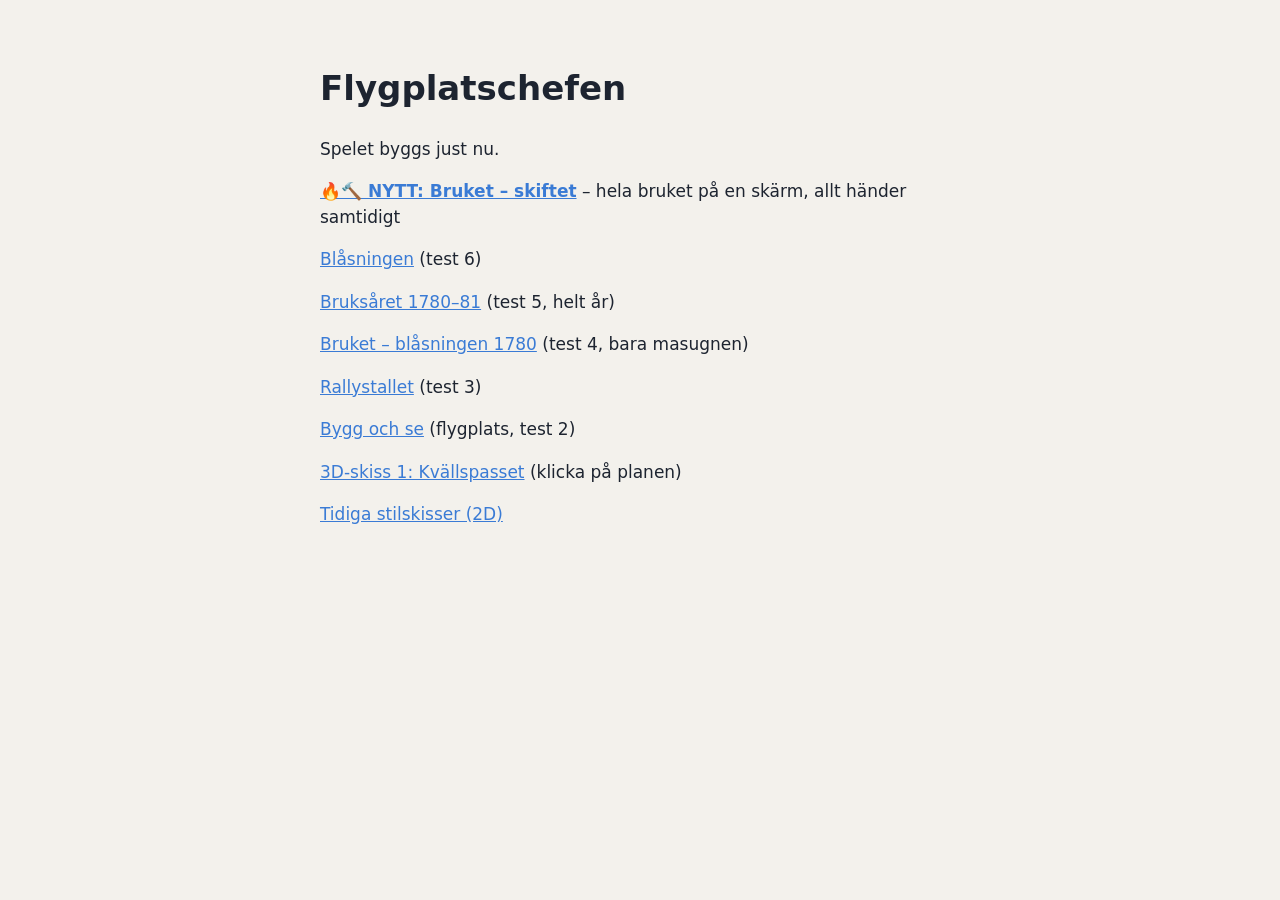
<file: index.html>
<!doctype html>
<html lang="sv"><head><meta charset="utf-8"><meta name="viewport" content="width=device-width, initial-scale=1">
<title>Flygplatschefen</title>
<style>body{margin:0;background:#f3f1ec;color:#1d2430;font:17px/1.5 system-ui,-apple-system,"Segoe UI",sans-serif}main{max-width:640px;margin:0 auto;padding:40px 16px}a{color:#3a7bd5}</style>
</head><body><main><h1>Flygplatschefen</h1><p>Spelet byggs just nu.</p><p><a href="prototypes/bruket-skiftet/"><b>🔥🔨 NYTT: Bruket – skiftet</b></a> – hela bruket på en skärm, allt händer samtidigt</p><p><a href="prototypes/blasningen/">Blåsningen</a> (test 6)</p><p><a href="prototypes/bruksaret/">Bruksåret 1780–81</a> (test 5, helt år)</p><p><a href="prototypes/bruket/">Bruket – blåsningen 1780</a> (test 4, bara masugnen)</p><p><a href="prototypes/rally/">Rallystallet</a> (test 3)</p><p><a href="prototypes/bygg-och-se/">Bygg och se</a> (flygplats, test 2)</p><p><a href="prototypes/3d-kansla/">3D-skiss 1: Kvällspasset</a> (klicka på planen)</p><p><a href="mockups/stilar.html">Tidiga stilskisser (2D)</a></p></main></body></html>
</file>
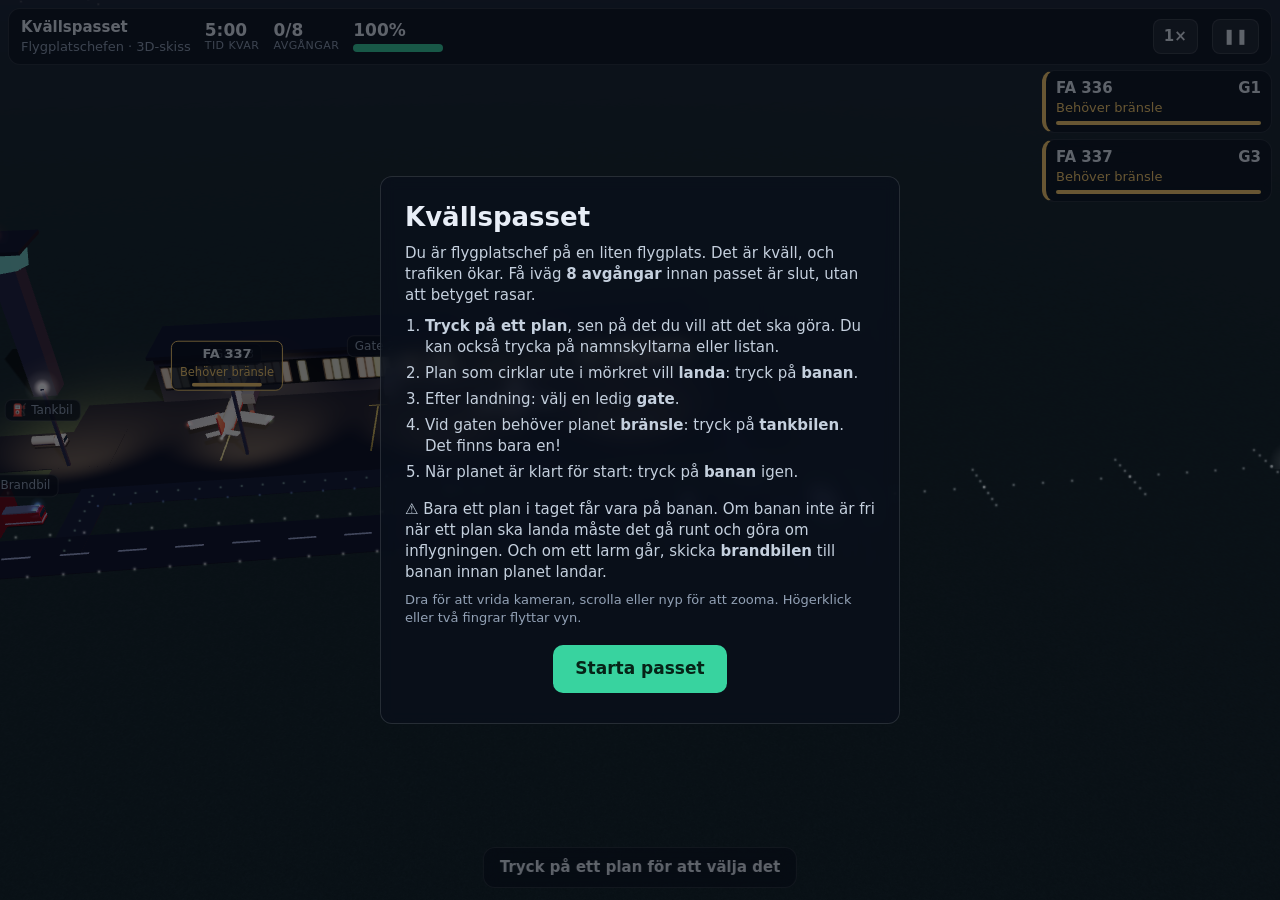
<file: prototypes/3d-kansla/index.html>
<!doctype html>
<html lang="sv">
<head>
<meta charset="utf-8">
<meta name="viewport" content="width=device-width, initial-scale=1, maximum-scale=1, user-scalable=no, viewport-fit=cover">
<title>Flygplatschefen – 3D-känsla</title>
<style>
  :root {
    --panel: rgba(10, 16, 28, .78);
    --line: rgba(255, 255, 255, .12);
    --ink: #e8eef7;
    --muted: #93a1b5;
    --ok: #38d39f;
    --warn: #ffcf6b;
    --bad: #ff5a5a;
  }
  * { box-sizing: border-box; -webkit-tap-highlight-color: transparent; }
  html, body { margin: 0; height: 100%; overflow: hidden; background: #070b14; color: var(--ink);
    font: 15px/1.4 system-ui, -apple-system, "Segoe UI", sans-serif; user-select: none; -webkit-user-select: none; }
  canvas { display: block; touch-action: none; }
  .panel { background: var(--panel); border: 1px solid var(--line); backdrop-filter: blur(8px); -webkit-backdrop-filter: blur(8px); border-radius: 12px; }

  #top { position: fixed; top: calc(8px + env(safe-area-inset-top)); left: 8px; right: 8px; display: flex; gap: 14px; align-items: center;
    padding: 8px 12px; z-index: 5; flex-wrap: wrap; }
  #top .t { font-weight: 700; }
  #top .sub { color: var(--muted); font-size: 13px; }
  #top .grow { flex: 1; }
  .stat { display: flex; flex-direction: column; line-height: 1.15; }
  .stat b { font-size: 17px; font-variant-numeric: tabular-nums; }
  .stat span { font-size: 11px; color: var(--muted); text-transform: uppercase; letter-spacing: .04em; }
  #ratingBar { width: 90px; height: 8px; border-radius: 4px; background: rgba(255,255,255,.12); overflow: hidden; margin-top: 3px; }
  #ratingFill { height: 100%; width: 100%; background: var(--ok); transition: width .3s, background .3s; }
  .btn { background: rgba(255,255,255,.08); color: var(--ink); border: 1px solid var(--line); border-radius: 8px; padding: 6px 10px; font: inherit; font-weight: 600; cursor: pointer; }
  .btn:hover { background: rgba(255,255,255,.16); }
  .btn.big { background: var(--ok); color: #062317; border: 0; padding: 12px 22px; font-size: 17px; border-radius: 10px; }

  #toasts { position: fixed; top: calc(70px + env(safe-area-inset-top)); left: 8px; z-index: 4; display: flex; flex-direction: column; gap: 6px; max-width: min(360px, 70vw); pointer-events: none; }
  .toast { padding: 7px 11px; font-size: 14px; animation: tin .25s ease-out; }
  .toast.warn { border-color: rgba(255,207,107,.5); }
  .toast.bad { border-color: rgba(255,90,90,.7); color: #ffd0d0; }
  .toast.good { border-color: rgba(56,211,159,.5); }
  .toast.out { opacity: 0; transition: opacity .6s; }
  @keyframes tin { from { transform: translateX(-10px); opacity: 0; } }

  #strips { position: fixed; right: 8px; top: calc(70px + env(safe-area-inset-top)); width: 230px; max-height: calc(100% - 150px); overflow-y: auto; z-index: 4; display: flex; flex-direction: column; gap: 6px; }
  .strip { padding: 7px 10px; cursor: pointer; border-left: 4px solid var(--muted); }
  .strip.act { border-left-color: var(--warn); }
  .strip.late { border-left-color: var(--bad); }
  .strip.emerg { border-left-color: var(--bad); background: rgba(80, 10, 14, .82); }
  .strip.sel { outline: 2px solid var(--ok); }
  .strip .cs { font-weight: 700; display: flex; justify-content: space-between; }
  .strip .st { font-size: 13px; color: var(--muted); }
  .strip.act .st { color: var(--warn); }
  .strip.late .st, .strip.emerg .st { color: #ffb3b3; }
  .wbar { height: 4px; background: rgba(255,255,255,.1); border-radius: 2px; margin-top: 4px; overflow: hidden; }
  .wbar i { display: block; height: 100%; background: var(--warn); }

  #hint { position: fixed; left: 50%; transform: translateX(-50%); bottom: calc(12px + env(safe-area-inset-bottom)); z-index: 4; padding: 9px 16px; font-weight: 600; text-align: center; max-width: calc(100% - 16px); }
  #hint.sel { border-color: rgba(56,211,159,.6); }

  #labels { position: fixed; inset: 0; pointer-events: none; z-index: 3; overflow: hidden; }
  .lbl { position: absolute; transform: translate(-50%, -100%); pointer-events: auto; cursor: pointer; white-space: nowrap;
    padding: 3px 8px; border-radius: 7px; background: rgba(8, 12, 22, .78); border: 1px solid var(--line); font-size: 12.5px; text-align: center; }
  .lbl b { font-size: 13px; }
  .lbl .s { display: block; font-size: 11.5px; color: var(--muted); }
  .lbl.act { border-color: var(--warn); }
  .lbl.act .s { color: var(--warn); }
  .lbl.act.pulse { animation: pulse 1.2s infinite; }
  .lbl.late { border-color: var(--bad); }
  .lbl.late .s { color: #ffb3b3; }
  .lbl.emerg { border-color: var(--bad); background: rgba(90, 10, 16, .88); animation: pulse 0.8s infinite; }
  .lbl.sel { outline: 2px solid var(--ok); }
  .lbl.place { color: var(--muted); font-size: 12px; padding: 2px 7px; }
  .lbl.place.target { color: #062317; background: var(--ok); border-color: var(--ok); font-weight: 700; animation: pulse 1s infinite; }
  .lbl .wbar { width: 70px; margin: 3px auto 0; }
  @keyframes pulse { 50% { box-shadow: 0 0 0 4px rgba(255, 207, 107, .25); } }

  .modal { position: fixed; inset: 0; z-index: 10; display: flex; align-items: center; justify-content: center; background: rgba(4, 7, 14, .6); padding: 16px; }
  .modal .panel { max-width: 520px; width: 100%; padding: 22px 24px; max-height: 100%; overflow-y: auto; }
  .modal h1 { margin: 0 0 6px; font-size: 26px; }
  .modal p { color: #c5d0de; margin: 8px 0; }
  .modal ol { padding-left: 20px; color: #c5d0de; margin: 10px 0 16px; }
  .modal li { margin: 5px 0; }
  .modal .stars { font-size: 44px; letter-spacing: 6px; color: var(--warn); margin: 6px 0; }
  .modal .small { font-size: 13px; color: var(--muted); }
  .hidden { display: none !important; }

  @media (max-width: 760px) {
    #strips { top: auto; bottom: calc(66px + env(safe-area-inset-bottom)); right: 8px; left: 8px; width: auto; max-height: none; flex-direction: row; overflow-x: auto; }
    .strip { min-width: 150px; }
    #hint { font-size: 13.5px; padding: 7px 12px; white-space: nowrap; overflow: hidden; text-overflow: ellipsis; }
    #top { gap: 10px; }
    #top .sub, #top .t { display: none; }
    #toasts { max-width: calc(100% - 16px); }
  }
</style>
<script type="importmap">
{ "imports": { "three": "./lib/three.module.min.js", "three/addons/": "./lib/addons/" } }
</script>
</head>
<body>
<div id="top" class="panel">
  <div><div class="t">Kvällspasset</div><div class="sub">Flygplatschefen · 3D-skiss</div></div>
  <div class="stat"><b id="time">5:00</b><span>Tid kvar</span></div>
  <div class="stat"><b id="deps">0/8</b><span>Avgångar</span></div>
  <div class="stat"><b id="rating">100%</b><div id="ratingBar"><div id="ratingFill"></div></div></div>
  <div class="grow"></div>
  <button class="btn" id="speedBtn" title="Spelhastighet">1×</button>
  <button class="btn" id="pauseBtn" title="Paus">❚❚</button>
</div>
<div id="toasts"></div>
<div id="strips"></div>
<div id="labels"></div>
<div id="hint" class="panel">Tryck på ett plan för att välja det</div>

<div id="intro" class="modal">
  <div class="panel">
    <h1>Kvällspasset</h1>
    <p>Du är flygplatschef på en liten flygplats. Det är kväll, och trafiken ökar. Få iväg <b>8 avgångar</b> innan passet är slut, utan att betyget rasar.</p>
    <ol>
      <li><b>Tryck på ett plan</b>, sen på det du vill att det ska göra. Du kan också trycka på namnskyltarna eller listan.</li>
      <li>Plan som cirklar ute i mörkret vill <b>landa</b>: tryck på <b>banan</b>.</li>
      <li>Efter landning: välj en ledig <b>gate</b>.</li>
      <li>Vid gaten behöver planet <b>bränsle</b>: tryck på <b>tankbilen</b>. Det finns bara en!</li>
      <li>När planet är klart för start: tryck på <b>banan</b> igen.</li>
    </ol>
    <p>⚠️ Bara ett plan i taget får vara på banan. Om banan inte är fri när ett plan ska landa måste det gå runt och göra om inflygningen. Och om ett larm går, skicka <b>brandbilen</b> till banan innan planet landar.</p>
    <p class="small">Dra för att vrida kameran, scrolla eller nyp för att zooma. Högerklick eller två fingrar flyttar vyn.</p>
    <p style="text-align:center;margin-top:18px"><button class="btn big" id="startBtn">Starta passet</button></p>
  </div>
</div>

<div id="end" class="modal hidden">
  <div class="panel" style="text-align:center">
    <h1 id="endTitle">Passet klart!</h1>
    <div class="stars" id="endStars">★★☆</div>
    <p id="endText"></p>
    <p class="small" id="endTip"></p>
    <p style="margin-top:18px"><button class="btn big" id="againBtn">Spela igen</button></p>
    <p class="small">Det här är en känsloskiss för att testa kärnan och utseendet, inte det färdiga spelet.</p>
  </div>
</div>

<script type="module" src="./game.js"></script>
</body>
</html>
</file>
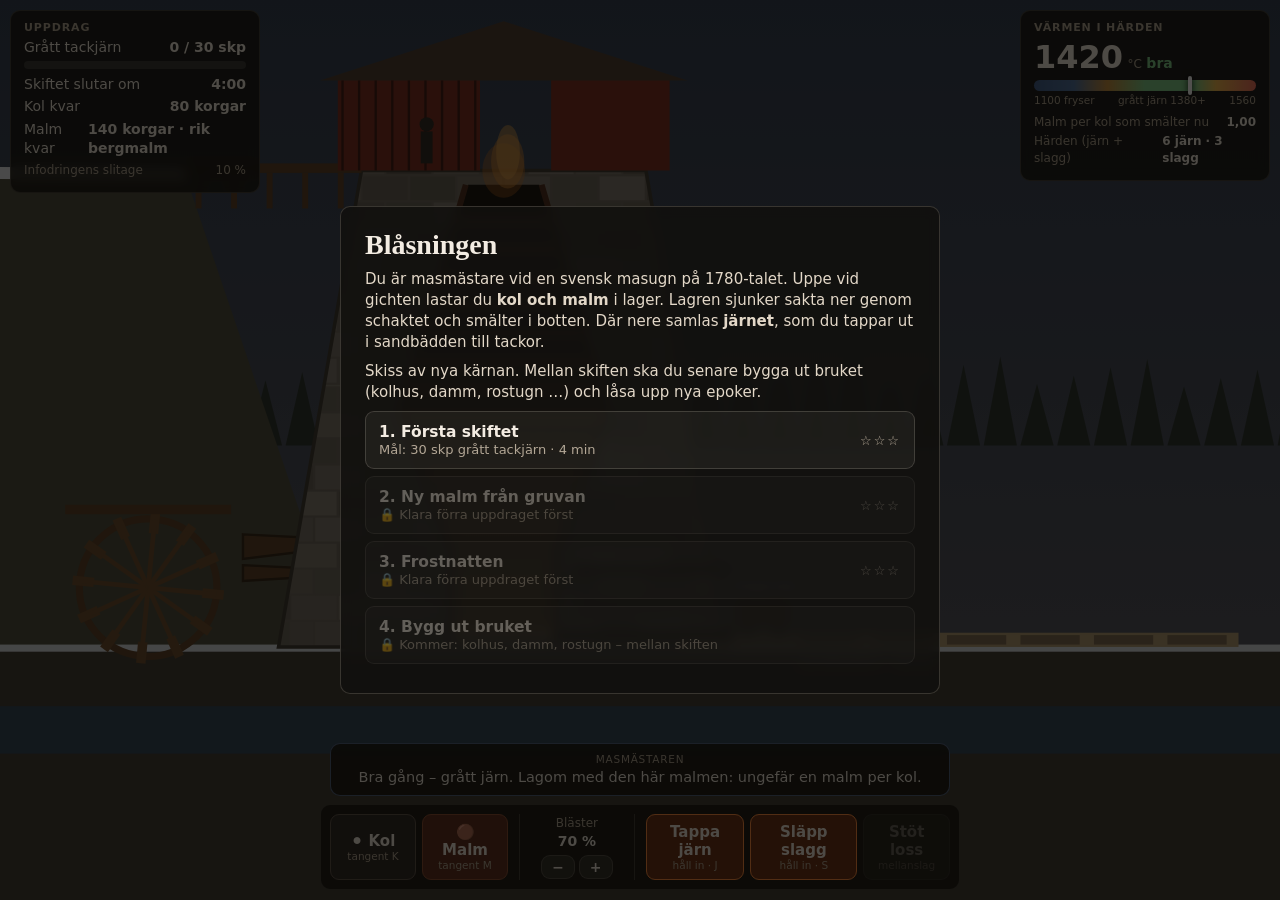
<file: prototypes/blasningen/index.html>
<!doctype html>
<html lang="sv">
<head>
<meta charset="utf-8">
<meta name="viewport" content="width=device-width, initial-scale=1, viewport-fit=cover">
<title>Blåsningen</title>
<style>
  :root { --ink: #f3ece2; --muted: #b3a796; --panel: rgba(18,16,14,.88); --line: rgba(255,240,220,.16); --ok: #7ccf8a; --warn: #f2b84b; --bad: #ef6b5b; --fire: #ff8a3c; }
  * { box-sizing: border-box; -webkit-tap-highlight-color: transparent; user-select: none; -webkit-user-select: none; }
  html, body { margin: 0; height: 100%; overflow: hidden; background: #15120f; color: var(--ink); font: 14px/1.4 system-ui, -apple-system, "Segoe UI", sans-serif; }
  canvas { display: block; position: fixed; inset: 0; width: 100%; height: 100%; touch-action: none; }
  .panel { background: var(--panel); border: 1px solid var(--line); border-radius: 10px; backdrop-filter: blur(6px); }
  .hidden { display: none !important; }
  #hudL { position: fixed; left: 10px; top: calc(10px + env(safe-area-inset-top)); padding: 10px 13px; width: 250px; }
  #hudR { position: fixed; right: 10px; top: calc(10px + env(safe-area-inset-top)); padding: 10px 13px; width: 250px; }
  h3 { margin: 0 0 4px; font: 600 11px system-ui; letter-spacing: .08em; text-transform: uppercase; color: var(--muted); }
  .title { font: 700 17px Georgia, serif; margin-bottom: 4px; }
  .row { display: flex; justify-content: space-between; gap: 8px; margin: 3px 0; }
  .row b { font-variant-numeric: tabular-nums; }
  .meter { height: 8px; border-radius: 4px; background: rgba(255,255,255,.12); overflow: hidden; margin: 2px 0 6px; }
  .meter i { display: block; height: 100%; background: var(--ok); transition: width .2s; }
  #temp { font: 800 32px system-ui; font-variant-numeric: tabular-nums; }
  .tbar { position: relative; height: 11px; border-radius: 6px; margin: 4px 0 2px; background: linear-gradient(90deg, #3a5a8c 0%, #4a6fa0 18%, #c58b3b 33%, #7ccf8a 50%, #7ccf8a 72%, #f2b84b 82%, #ef6b5b 100%); }
  .tbar i { position: absolute; top: -4px; width: 4px; height: 19px; background: #fff; border-radius: 2px; box-shadow: 0 0 6px #000; }
  .tscale { display: flex; justify-content: space-between; font-size: 10.5px; color: var(--muted); }
  .small { font-size: 12px; color: var(--muted); }
  #say { position: fixed; left: 50%; transform: translateX(-50%); bottom: calc(104px + env(safe-area-inset-bottom)); width: min(620px, calc(100% - 20px)); padding: 8px 13px; font-size: 14.5px; text-align: center; border-color: rgba(140,180,255,.45); }
  #say.bad { border-color: var(--bad); background: rgba(70,20,16,.9); }
  #say .who { font-size: 10.5px; color: var(--muted); letter-spacing: .07em; text-transform: uppercase; display: block; }
  #ctl { position: fixed; left: 50%; transform: translateX(-50%); bottom: calc(10px + env(safe-area-inset-bottom)); display: flex; gap: 8px; padding: 9px; align-items: stretch; }
  .grp { display: flex; gap: 6px; align-items: stretch; }
  .sep { width: 1px; background: var(--line); margin: 0 3px; }
  button { font: 600 14px system-ui; color: var(--ink); border: 1px solid var(--line); background: rgba(255,240,220,.1); border-radius: 9px; cursor: pointer; padding: 8px 12px; touch-action: manipulation; }
  button:hover:not(:disabled) { background: rgba(255,240,220,.18); }
  button:disabled { opacity: .35; cursor: default; }
  button .k { display: block; font-size: 10.5px; color: var(--muted); font-weight: 500; }
  .big { min-width: 86px; min-height: 62px; font-size: 15px; }
  #bCoal { background: #2a2421; border-color: #5a5048; }
  #bOre { background: #5a2a1a; border-color: #8a4a30; }
  #bTap, #bSlag { background: #6a2c10; border-color: var(--fire); }
  #bTap.on, #bSlag.on { background: #c2521d; box-shadow: 0 0 14px rgba(255,138,60,.7); }
  #bPoke.pulse, .pulse { animation: pulse .8s infinite; }
  @keyframes pulse { 50% { box-shadow: 0 0 0 6px rgba(239,107,91,.45); } }
  .blast { display: flex; flex-direction: column; align-items: center; justify-content: center; min-width: 92px; }
  .blast .bb { display: flex; gap: 4px; margin-top: 3px; }
  .blast button { padding: 3px 10px; }
  .modal { position: fixed; inset: 0; z-index: 10; display: flex; align-items: center; justify-content: center; background: rgba(8,6,4,.7); padding: 14px; }
  .modal > .panel { max-width: 600px; width: 100%; padding: 22px 24px; max-height: 100%; overflow-y: auto; }
  .modal h1 { margin: 0 0 6px; font: 700 28px Georgia, serif; }
  .modal h2 { margin: 0 0 6px; font: 700 21px Georgia, serif; }
  .modal p { color: #e3d8c8; margin: 8px 0; font-size: 15px; }
  .modal ul { color: #e3d8c8; padding-left: 20px; font-size: 15px; }
  .modal li { margin: 5px 0; }
  .mis { display: flex; justify-content: space-between; align-items: center; gap: 10px; padding: 11px 13px; border: 1px solid var(--line); border-radius: 9px; margin: 7px 0; background: rgba(255,240,220,.05); cursor: pointer; text-align: left; width: 100%; }
  .mis:hover:not(:disabled) { border-color: var(--fire); }
  .mis b { display: block; font-size: 15.5px; }
  .mis span { color: var(--muted); font-size: 13px; font-weight: 400; }
  .stars { color: var(--warn); font-size: 20px; letter-spacing: 2px; white-space: nowrap; }
  .bigstars { color: var(--warn); font-size: 44px; letter-spacing: 6px; text-align: center; }
  .go { background: #c2521d; border: 0; color: #fff; font-size: 16px; padding: 12px 22px; }
  table { width: 100%; border-collapse: collapse; font-size: 14px; } td { padding: 5px 3px; border-bottom: 1px solid rgba(255,255,255,.08); } td.r { text-align: right; }
  @media (max-width: 900px) {
    #hudL, #hudR { width: calc(50% - 15px); padding: 7px 9px; font-size: 12px; }
    #temp { font-size: 24px; } .title { font-size: 14px; }
    #ctl { width: calc(100% - 12px); flex-wrap: wrap; justify-content: center; gap: 5px; padding: 6px; }
    .big { min-width: 64px; min-height: 52px; font-size: 13px; padding: 6px 8px; }
    .sep { display: none; }
    #say { bottom: calc(136px + env(safe-area-inset-bottom)); font-size: 13px; }
  }
</style>
</head>
<body>
<canvas id="cv"></canvas>

<div id="hudL" class="panel">
  <h3 id="misNo">Uppdrag</h3>
  <div class="title" id="misTitle"></div>
  <div class="row"><span>Grått tackjärn</span><b id="goal"></b></div>
  <div class="meter"><i id="goalBar"></i></div>
  <div class="row"><span>Skiftet slutar om</span><b id="time"></b></div>
  <div class="row"><span>Kol kvar</span><b id="coalLeft"></b></div>
  <div class="row"><span>Malm kvar</span><b id="oreLeft"></b></div>
  <div class="row small"><span>Infodringens slitage</span><span id="wear"></span></div>
</div>

<div id="hudR" class="panel">
  <h3>Värmen i härden</h3>
  <div><span id="temp">—</span> <span class="small">°C</span> <b id="tword"></b></div>
  <div class="tbar"><i id="tmark"></i></div>
  <div class="tscale"><span>1100 fryser</span><span>grått järn 1380+</span><span>1560</span></div>
  <div class="row small" style="margin-top:6px"><span>Malm per kol som smälter nu</span><b id="ratioNow" style="color:var(--ink)"></b></div>
  <div class="row small"><span>Härden (järn + slagg)</span><b id="hearthTxt" style="color:var(--ink)"></b></div>
</div>

<div id="say" class="panel"><span class="who">Masmästaren</span><span id="sayTxt"></span></div>

<div id="ctl" class="panel">
  <div class="grp">
    <button class="big" id="bCoal">⚫ Kol<span class="k">tangent K</span></button>
    <button class="big" id="bOre">🟤 Malm<span class="k">tangent M</span></button>
  </div>
  <div class="sep"></div>
  <div class="blast"><span class="small">Bläster</span><b id="blastTxt">70 %</b><div class="bb"><button id="bBm">−</button><button id="bBp">+</button></div></div>
  <div class="sep"></div>
  <div class="grp">
    <button class="big" id="bTap">Tappa järn<span class="k">håll in · J</span></button>
    <button class="big" id="bSlag">Släpp slagg<span class="k">håll in · S</span></button>
    <button class="big" id="bPoke">Stöt loss<span class="k">mellanslag</span></button>
  </div>
</div>

<div id="menu" class="modal">
  <div class="panel">
    <h1>Blåsningen</h1>
    <p>Du är masmästare vid en svensk masugn på 1780-talet. Uppe vid gichten lastar du <b>kol och malm</b> i lager. Lagren sjunker sakta ner genom schaktet och smälter i botten. Där nere samlas <b>järnet</b>, som du tappar ut i sandbädden till tackor.</p>
    <p class="small">Skiss av nya kärnan. Mellan skiften ska du senare bygga ut bruket (kolhus, damm, rostugn …) och låsa upp nya epoker.</p>
    <div id="misList"></div>
  </div>
</div>

<div id="brief" class="modal hidden">
  <div class="panel">
    <h3 id="bNo"></h3>
    <h2 id="bTitle"></h2>
    <div id="bText"></div>
    <p style="text-align:center;margin-top:14px"><button class="go" id="bGo">Börja skiftet</button></p>
  </div>
</div>

<div id="card" class="modal hidden">
  <div class="panel">
    <h2 id="cTitle"></h2>
    <div id="cText"></div>
    <p style="text-align:center;margin-top:14px"><button class="go" id="cGo">Fortsätt</button></p>
  </div>
</div>

<div id="end" class="modal hidden">
  <div class="panel">
    <h2 id="eTitle"></h2>
    <div class="bigstars" id="eStars"></div>
    <div id="eText"></div>
    <p style="text-align:center;margin-top:14px;display:flex;gap:8px;justify-content:center;flex-wrap:wrap"><button id="eRetry">Försök igen</button><button class="go" id="eNext">Nästa uppdrag</button><button id="eMenu">Alla uppdrag</button></p>
  </div>
</div>

<script>
// Blåsningen – skiss av ny kärna: ladda satser lager för lager, se dem sjunka, tappa järnet. Fakta: design/research/bruket-referens.md
'use strict';
const $ = id => document.getElementById(id);
const clamp = (v, a, b) => Math.max(a, Math.min(b, v));
const fmt = n => Math.round(n).toLocaleString('sv-SE');

// ------------------------------------------------------------- inställningar
const CFG = {
  coalH: 0.05, oreH: 0.026,          // lagrens tjocklek i schaktet (andel av schaktets höjd) per korg
  descent: 0.03,                     // schaktets sjunkhastighet vid bläster 1,0 (andel/sekund)
  hearthCap: 40, tuyere: 36,         // härdens volym; över formornas nivå kyls ugnen
  tapRate: 4, slagRate: 6,           // enheter per sekund när du håller in
  tackaSize: 8,                      // skeppund per tacka i sandbädden
  freezeT: 1180, freezeHold: 8,
  wearT: 1510,
};
const ORES = {
  rik:   { name: 'Rik bergmalm', r0: 1.0, iron: 1.0, slag: 0.7, col: '#8a3b22' },
  mager: { name: 'Mager malm', r0: 0.72, iron: 0.75, slag: 1.15, col: '#8d7258' },
};
const MISSIONS = [
  { title: 'Första skiftet', time: 240, coal: 80, ore: 140, goal: [30, 45, 60], ore0: 'rik', blastMax: 1, hang: false,
    brief: `<p>Masugnen är tänd och varm. Ditt jobb i dag:</p><ul><li><b>Ladda</b> kol och malm uppe i gichten (K och M). Lagren sjunker ner och smälter i botten om ungefär 40 sekunder.</li><li><b>Mer malm = mer järn, men kallare.</b> Kolet ger värmen. Ungefär <b>en malm per kol</b> håller ugnen lagom med den här malmen.</li><li><b>Tappa</b> järnet när härden fylls: håll in "Tappa järn" och <b>släpp innan järnet tar slut</b>, annars rinner slaggen ut i sandbädden. Slaggen släpper du separat.</li></ul><p>Mål: <b>30 skeppund grått tackjärn</b> innan skiftet slutar (45 och 60 för fler stjärnor). Grått järn blir det när härden är över 1 380 °C.</p>`, events: [] },
  { title: 'Ny malm från gruvan', time: 270, coal: 95, ore: 150, goal: [28, 40, 52], ore0: 'rik', blastMax: 1, hang: true,
    brief: `<p>Gruvan har slagit in på en ny gång. Om en stund börjar <b>magrare malm</b> komma. Den ger mindre järn och mer slagg, och den kräver <b>mer kol</b> för att hålla värmen.</p><p>Ny fara: <b>hängning</b>. Lagren kan fastna i schaktet medan det under fortsätter smälta. Du ser glappet. Tryck <b>Stöt loss</b> innan det blir stort, för när det rasar av sig själv kommer en stor kall klump ner i härden.</p><p>Mål: <b>28 skeppund grått tackjärn</b>.</p>`,
    events: [{ at: 50, f: () => { S.ore = 'mager'; }, title: 'Mager malm!', text: '<p>Nu kommer malmen från den nya gången. Den är ljusare och magrare, och du ser den i schaktet.</p><p><b>Den behöver mer kol:</b> ungefär <b>3 malm på 4 kol</b>. Det märks först när de nya lagren når botten.</p>' }] },
  { title: 'Frostnatten', time: 300, coal: 100, ore: 160, goal: [30, 44, 58], ore0: 'rik', blastMax: 1, hang: true,
    brief: `<p>Det är januari och kallt. Vattnet i ån kan frysa. Då orkar vattenhjulet inte driva bälgarna fullt.</p><p>Med svagare bläster sjunker lagren långsammare och ugnen blir kallare. <b>Ändra lastningen i tid.</b></p><p>Mål: <b>30 skeppund grått tackjärn</b>.</p>`,
    events: [{ at: 70, f: () => { S.blastMax = 0.6; S.blast = Math.min(S.blast, 0.6); }, title: 'Isen tar hjulet', text: '<p>Is i hjulrännan! Vattenhjulet går trögt, och blästern orkar nu <b>högst 60 %</b>.</p><p>Mindre luft ger svalare eld. Lägg in <b>mer kol per malm</b> tills isen är borta.</p>' },
             { at: 190, f: () => { S.blastMax = 1; }, title: 'Isen är bortbruten', text: '<p>Drängarna har hackat loss isen. Blästern kan gå fullt igen.</p>' }] },
];

// ------------------------------------------------------------- tillstånd
let S, M, MI;
function load() { try { return JSON.parse(localStorage.getItem('blasn') || '{}'); } catch (e) { return {}; } }
function save(d) { try { localStorage.setItem('blasn', JSON.stringify(d)); } catch (e) {} }
function newGame(i) {
  MI = i; M = MISSIONS[i];
  S = { t: 0, run: false, over: false, blast: 0.7, blastMax: M.blastMax, ore: M.ore0, coal: M.coal, oreLeft: M.ore,
    layers: [], T: 1420, rc: 0.28, ro: 0.28, iron: 6, grey: 6, slag: 3, wear: 10, cold: 0,
    tapping: false, slagging: false, tackor: [], cur: null, hang: null, events: M.events.map(e => ({ ...e, done: false })),
    stats: { grey: 0, white: 0, slagged: 0, slips: 0, coalUsed: 0 }, flash: 0, spray: 0 };
  // schaktet fullt med varvade lager
  let y = 1;
  while (y > 0.16) { for (const t of ['K', 'M']) { const h = t === 'K' ? CFG.coalH : CFG.oreH; y -= h; S.layers.unshift({ t, h, y, q: S.ore }); } }
  S.layers.sort((a, b) => b.y - a.y);
  for (let k = 0; k < 6; k++) S.tackor.push({ fill: 0, grey: 0, slag: false });
}

// ------------------------------------------------------------- simulering
function topY() { return S.layers.length ? S.layers[S.layers.length - 1].y : 1; }
function charge(t) {
  if (!S.run) return;
  if (t === 'K' && S.coal < 1) return say('Kolet är slut!', true);
  if (t === 'M' && S.oreLeft < 1) return say('Malmen är slut!', true);
  const h = t === 'K' ? CFG.coalH : CFG.oreH;
  if (topY() - h < -0.005) return say('Schaktet är fullt upp till gichten. Vänta tills lagren sjunkit.');
  if (t === 'K') { S.coal--; S.stats.coalUsed++; } else S.oreLeft--;
  S.layers.push({ t, h, y: topY() - h, q: S.ore, fresh: 1 });
  S.dump = { t, a: 1 };
}
function speed() { return CFG.descent * S.blast; }
function step(dt) {
  S.t += dt;
  for (const e of S.events) if (!e.done && S.t >= e.at) { e.done = true; e.f(); return showCard(e.title, e.text); }
  const v = speed();
  // hängning
  if (M.hang && !S.hang) {
    const oreHeavy = Math.max(0, S.ro / Math.max(0.05, S.rc) - ORES[S.ore].r0);
    const p = 0.006 + Math.max(0, S.blast - 0.75) * 0.05 + oreHeavy * 0.03 + (S.ore === 'mager' ? 0.01 : 0);
    if (Math.random() < p * dt && S.layers.length > 6) {
      const idx = S.layers.findIndex(l => l.y < 0.5);
      if (idx > 2) { S.hang = { idx }; say('Beskickningen hänger! Ser du glappet? Stöt loss!', true); }
    }
  }
  // lagren sjunker
  const hi = S.hang ? S.hang.idx : S.layers.length;
  for (let i = 0; i < hi; i++) S.layers[i].y += v * dt;
  // smältning i botten
  let mc = 0, mo = 0;
  while (S.layers.length && S.layers[0].y + S.layers[0].h > 1) {
    const L = S.layers[0], over = L.y + L.h - 1, m = Math.min(over, L.h);
    L.h -= m; L.y = Math.min(L.y, 1 - L.h);
    if (L.t === 'K') mc += m / CFG.coalH; else { mo += m / CFG.oreH; melt(m / CFG.oreH, L.q); }
    if (L.h <= 1e-4) { S.layers.shift(); if (S.hang) S.hang.idx--; }
    else break;
  }
  if (S.hang) {
    const above = S.layers[S.hang.idx], below = S.layers[S.hang.idx - 1];
    S.hang.gap = above ? (below ? below.y - (above.y + above.h) : 1 - (above.y + above.h)) : 0;
    if (!above || S.hang.idx <= 0) S.hang = null;
    else if (S.hang.gap > 0.24) slip(false);
  }
  // värme: kolet som brinner ger värme, malmen tar värme
  const k = Math.min(1, dt / 8);
  S.rc += (mc / dt - S.rc) * k; S.ro += (mo / dt - S.ro) * k;
  const ratio = S.ro / Math.max(0.02, S.rc), r0 = ORES[S.ore].r0;
  const fuel = clamp(S.rc / (0.3 * S.blast / 0.7 * 0.5 + 0.0001), 0, 1);
  const fill = 1 - topY();
  let target = Math.max(1060, 1000 + fuel * (430 - 180 * (ratio - r0)) + 230 * (S.blast - 0.7));
  if (fill < 0.55) target -= (0.55 - fill) * 500;
  if (S.iron + S.slag > CFG.tuyere) target -= 160;
  if (S.tapping && S.iron <= 0.01) target -= 60;
  S.T += (target - S.T) * Math.min(1, dt / 5);
  // slitage och frysning
  if (S.T > CFG.wearT) S.wear += (S.T - CFG.wearT) * 0.02 * dt;
  if (S.T < CFG.freezeT) S.cold += dt; else S.cold = Math.max(0, S.cold - dt);
  if (S.cold > CFG.freezeHold) return finish('frozen');
  if (S.wear >= 100) return finish('wear');
  // tappning
  if (S.tapping) {
    const flow = CFG.tapRate * (S.T < 1260 ? 0.35 : 1) * dt;
    if (S.iron > 0.01) { const a = Math.min(S.iron, flow), g = S.grey / Math.max(0.001, S.iron); S.iron -= a; S.grey = Math.max(0, S.grey - a * g); pour(a, g); S.flow = 1; }
    else if (S.slag > 0.01) { S.slag = Math.max(0, S.slag - flow); if (S.cur) S.cur.slag = true; S.spray = 1; if (!S.slagWarn) { S.slagWarn = true; say('Slaggen rinner ut i sandbädden – släpp tappningen! Den tackan blir slaggig.', true); } S.flow = 2; }
    else { S.spray = 1; S.flow = 0; }
  } else { S.flow = 0; S.slagWarn = false; if (S.cur && S.cur.fill > 0.5) closeTacka(); }
  if (S.slagging) { const a = Math.min(S.slag, CFG.slagRate * dt); S.slag -= a; S.sflow = a > 0 ? 1 : 0; } else S.sflow = 0;
  if (S.coal < 1 && S.layers.length === 0) return finish('time');
  if (S.t >= M.time) return finish('time');
}
function melt(baskets, q) {
  const o = ORES[q], y = clamp((S.T - 1150) / 230, 0.3, 1);
  const fe = baskets * o.iron * y; S.iron += fe; if (S.T >= 1380) S.grey += fe;
  S.slag += baskets * o.slag;
  if (S.iron + S.slag > CFG.hearthCap) S.slag = Math.max(0, CFG.hearthCap - S.iron);
}
function pour(a, greyFrac) {
  if (!S.cur) { S.cur = S.tackor.find(t => t.fill === 0 && !t.done) || null; if (!S.cur) { S.tackor.forEach(t => { t.fill = 0; t.grey = 0; t.slag = false; t.done = false; }); S.cur = S.tackor[0]; } }
  const c = S.cur, room = CFG.tackaSize - c.fill, x = Math.min(room, a);
  c.fill += x; c.grey += x * greyFrac;
  if (c.fill >= CFG.tackaSize - 1e-6) { closeTacka(); if (a - x > 0) pour(a - x, greyFrac); }
}
function closeTacka() {
  const c = S.cur; if (!c) return; c.done = true;
  if (c.slag) { S.stats.slagged += c.fill; S.stats.white += c.fill; }
  else { S.stats.grey += c.grey; S.stats.white += c.fill - c.grey; }
  S.cur = null;
}
function slip(controlled) {
  if (!S.hang) return;
  const gap = S.hang.gap || 0;
  for (let i = S.hang.idx; i < S.layers.length; i++) S.layers[i].y += gap;
  const drop = (controlled ? 140 : 380) * gap / 0.24 + 10;
  S.T -= drop; S.hang = null; S.stats.slips++; S.flash = 1;
  say(controlled ? `Du stötte loss beskickningen. Lite kall malm föll ner (−${Math.round(drop)} °C).` : `Hängningen rasade av sig själv! En stor kall klump föll i härden (−${Math.round(drop)} °C).`, !controlled);
}
function poke() { if (!S.run) return; if (S.hang) slip(true); }

// ------------------------------------------------------------- masmästaren (förklarar, löser inte åt dig)
let sayLock = 0;
function say(t, bad = false) { $('sayTxt').textContent = t; $('say').classList.toggle('bad', bad); sayLock = 3; }
function advice() {
  const r0 = ORES[S.ore].r0, v = speed();
  // det som smälter inom ~12 s
  let c = 0, o = 0; for (const L of S.layers) if (L.y + L.h > 1 - v * 12) { if (L.t === 'K') c += L.h / CFG.coalH; else o += L.h / CFG.oreH; }
  const rUp = o / Math.max(0.3, c), fill = 1 - topY();
  if (S.cold > 0) return [`Ugnen fryser! Under 1 180 °C stelnar järnet. Höj blästern (verkar direkt) och ladda flera kol i rad – NU.`, true];
  if (S.hang) return [`Beskickningen hänger (glapp ${Math.round((S.hang.gap || 0) * 100)} %). Stöt loss innan glappet blir stort!`, true];
  if (S.iron + S.slag > CFG.tuyere) return [`Härden är full upp till formorna – ugnen kvävs! Tappa järn eller släpp slagg.`, true];
  if (S.iron + S.slag > 30) return [`Härden fylls. Släpp slagg och tappa järnet snart.`, false];
  if (fill < 0.6 && S.coal > 0) return [`Schaktet håller på att gå tomt – ladda fortare! Ett halvtomt schakt släpper ut värmen.`, true];
  if (S.T < 1300) return [`Ugnen är kall. Ladda 2–3 kol i rad, och höj blästern om du kan.`, true];
  if (rUp > r0 + 0.45) return [`Mycket malm är på väg ner (≈ ${rUp.toFixed(1).replace('.', ',')} per kol). Det blir kallt när det når botten – ladda 2–3 kol i rad nu.`, false];
  if (rUp < r0 - 0.45 && S.T > 1440) return [`Mycket kol är på väg ner – det blir hett och kolet räcker kortare. Ladda ett par extra malm.`, false];
  if (S.T > 1500) return [`För hett – infodringen slits. Ladda ett par extra malm, eller sänk blästern.`, false];
  if (S.iron > 14 && !S.tapping) return [`Det finns ${Math.round(S.iron)} skeppund järn i härden. Tappa det – håll in "Tappa järn" och släpp innan det tar slut.`, false];
  return [S.T >= 1380 ? `Bra gång – grått järn. Lagom med den här malmen: ungefär ${r0 === 1 ? 'en malm per kol' : '3 malm på 4 kol'}.` : `Det blir vitt järn under 1 380 °C. Lite mer kol så blir det grått.`, false];
}

// ------------------------------------------------------------- ritning
const cv = $('cv'), g = cv.getContext('2d');
const VW = 1200, VH = 760;
let sc = 1, ox = 0, oy = 0;
function resize() {
  const dpr = Math.min(2, devicePixelRatio || 1);
  cv.width = innerWidth * dpr; cv.height = innerHeight * dpr;
  const mob = innerWidth < 900, topR = mob ? 150 : 0, botR = mob ? 200 : 175;
  const availH = innerHeight - topR - botR;
  sc = Math.min(innerWidth / 1080, availH / 590) * dpr; ox = (cv.width - 1080 * sc) / 2 - 175 * sc; oy = topR * dpr + Math.max(0, (availH * dpr - 590 * sc) / 2) - 105 * sc;
}
addEventListener('resize', resize); resize();
// masugnens geometri (virtuella koordinater)
const FX = 600, Y0 = 250, Y1 = 560, HB = 640;   // schaktets topp (gicht), smältzon, härdens botten
function halfW(d) { // schaktets profil: smal gicht, vid "kolsäck", trång rast ner mot härden
  if (d < 0.62) return 30 + (d / 0.62) * 56;
  return 86 - ((d - 0.62) / 0.38) * 44;
}
const yOf = d => Y0 + d * (Y1 - Y0);
// stenmönster
const stone = document.createElement('canvas'); stone.width = 420; stone.height = 420;
(() => { const s = stone.getContext('2d'); s.fillStyle = '#6d665d'; s.fillRect(0, 0, 420, 420);
  for (let y = 0; y < 420; y += 22) for (let x = -((y / 22) % 2) * 20; x < 420; x += 40) {
    const v = 92 + Math.random() * 40; s.fillStyle = `rgb(${v},${v - 6},${v - 14})`; s.fillRect(x + 1, y + 1, 38, 20); } })();
let wheelA = 0, bell = 0;
function tcol(T, a = 1) { // glödfärg efter temperatur
  const k = clamp((T - 1100) / 450, 0, 1);
  return `rgba(${Math.round(180 + 75 * k)},${Math.round(50 + 170 * k)},${Math.round(10 + 150 * k * k)},${a})`;
}
function draw(dt) {
  g.setTransform(1, 0, 0, 1, 0, 0);
  const sky = g.createLinearGradient(0, 0, 0, cv.height); sky.addColorStop(0, '#2c3a52'); sky.addColorStop(1, '#5b5a62');
  g.fillStyle = sky; g.fillRect(0, 0, cv.width, cv.height);
  g.setTransform(sc, 0, 0, sc, ox, oy);
  // skog i bakgrunden
  g.fillStyle = '#26302c';
  for (let i = 0; i < 90; i++) { const x = i * 31 - 700, h = 50 + ((i * 37) % 30); g.beginPath(); g.moveTo(x, 470); g.lineTo(x + 14, 470 - h); g.lineTo(x + 28, 470); g.fill(); }
  // slänt och mark
  g.fillStyle = '#4a4a3c'; g.beginPath(); g.moveTo(-900, 230); g.lineTo(330, 238); g.lineTo(470, 650); g.lineTo(-900, 650); g.fill();
  g.fillStyle = '#e8ecf2'; g.beginPath(); g.moveTo(-900, 228); g.lineTo(330, 236); g.lineTo(334, 246); g.lineTo(-900, 240); g.fill();
  g.fillStyle = '#3d3a33'; g.fillRect(-900, 640, 3000, 600);
  g.fillStyle = '#d9dee6'; g.fillRect(-900, 638, 3000, 6);
  // å med vattenhjul och bälgar (vänster, framför slänten)
  g.fillStyle = '#2d4258'; g.fillRect(-900, 690, 3000, 40);
  wheelA += dt * S.blast * 2.2; bell += dt * S.blast * 3.4;
  const wx = 300, wy = 590;
  g.save(); g.translate(wx, wy); g.rotate(wheelA); g.strokeStyle = '#5a3d24'; g.lineWidth = 6; g.beginPath(); g.arc(0, 0, 58, 0, Math.PI * 2); g.stroke();
  for (let i = 0; i < 12; i++) { g.rotate(Math.PI / 6); g.fillStyle = '#6b4a2c'; g.fillRect(-4, -64, 8, 18); g.fillRect(-2, -58, 4, 58); }
  g.restore();
  g.fillStyle = '#5a3d24'; g.fillRect(230, 520, 140, 8); // vattenränna
  // bälgar (kilformade) som pumpar in luft i formorna
  for (let b = 0; b < 2; b++) {
    const open = (Math.sin(bell + b * Math.PI) + 1) / 2, bx = 380, by = 545 + b * 26;
    g.fillStyle = '#5a3d24'; g.beginPath(); g.moveTo(bx, by); g.lineTo(bx + 120, by + 6); g.lineTo(bx, by + 10 + open * 14); g.closePath(); g.fill();
    g.strokeStyle = '#2e2014'; g.lineWidth = 2; g.stroke();
  }
  g.fillStyle = '#3a2a1c'; g.fillRect(495, 556, FX - halfW(1) - 495, 10); // rör till forman
  // masugnen: fyrkantigt stentorn, stympad pyramid
  g.save(); g.beginPath(); g.moveTo(FX - 190, HB); g.lineTo(FX - 120, 238); g.lineTo(FX + 120, 238); g.lineTo(FX + 190, HB); g.closePath();
  g.fillStyle = g.createPattern(stone, 'repeat'); g.fill(); g.strokeStyle = '#3a352f'; g.lineWidth = 3; g.stroke(); g.restore();
  // genomskärning: schaktet
  g.save(); g.beginPath(); g.moveTo(FX - halfW(0), Y0);
  for (let d = 0; d <= 1.0001; d += 0.02) g.lineTo(FX - halfW(d), yOf(d));
  g.lineTo(FX - 42, HB - 6); g.lineTo(FX + 42, HB - 6);
  for (let d = 1; d >= -0.0001; d -= 0.02) g.lineTo(FX + halfW(d), yOf(d));
  g.closePath(); g.fillStyle = '#120d0a'; g.fill(); g.clip();
  // lagren
  for (const L of S.layers) {
    const ya = yOf(Math.max(0, L.y)), yb = yOf(Math.min(1, L.y + L.h));
    if (yb <= ya) continue;
    g.fillStyle = L.t === 'K' ? '#1f1a17' : ORES[L.q].col; g.fillRect(FX - 100, ya, 200, yb - ya);
    g.fillStyle = L.t === 'K' ? 'rgba(255,255,255,.05)' : 'rgba(0,0,0,.18)'; g.fillRect(FX - 100, yb - 1.5, 200, 1.5);
    if (L.t === 'K') { g.fillStyle = 'rgba(90,80,70,.5)'; for (let x = FX - 90; x < FX + 90; x += 13) g.fillRect(x + ((ya * 7) % 9), ya + (yb - ya) * 0.4, 5, 3); }
  }
  // värmen underifrån
  const gl = g.createLinearGradient(0, yOf(0.45), 0, Y1 + 20); gl.addColorStop(0, tcol(S.T, 0)); gl.addColorStop(1, tcol(S.T, 0.75));
  g.fillStyle = gl; g.fillRect(FX - 100, yOf(0.45), 200, Y1 - yOf(0.45) + 80);
  // härden: järn i botten, slagg ovanpå
  const hH = HB - 6 - Y1, ironH = hH * S.iron / CFG.hearthCap, slagH = hH * S.slag / CFG.hearthCap;
  g.fillStyle = tcol(S.T + 80, 1); g.fillRect(FX - 60, HB - 6 - ironH, 120, ironH);
  g.fillStyle = 'rgba(190,120,40,.9)'; g.fillRect(FX - 60, HB - 6 - ironH - slagH, 120, slagH);
  g.restore();
  // formans nivå
  const ty = HB - 6 - hH * CFG.tuyere / CFG.hearthCap;
  g.strokeStyle = 'rgba(255,255,255,.5)'; g.setLineDash([4, 4]); g.lineWidth = 1; g.beginPath(); g.moveTo(FX - 70, ty); g.lineTo(FX + 70, ty); g.stroke(); g.setLineDash([]);
  g.fillStyle = 'rgba(255,255,255,.7)'; g.font = '11px system-ui'; g.fillText('formorna', FX + 76, ty + 4);
  // smälter snart-linje
  const v = speed(), dSoon = 1 - v * 12;
  if (dSoon > 0.1) { const ys = yOf(dSoon); g.strokeStyle = 'rgba(140,180,255,.6)'; g.setLineDash([6, 5]); g.beginPath(); g.moveTo(FX - halfW(dSoon) - 4, ys); g.lineTo(FX + halfW(dSoon) + 4, ys); g.stroke(); g.setLineDash([]);
    g.fillStyle = 'rgba(180,205,255,.9)'; g.fillText('smälter inom 12 s ↓', FX + halfW(dSoon) + 10, ys + 4); }
  // hängningens glapp
  if (S.hang && S.hang.gap > 0.005) { const a = S.layers[S.hang.idx]; if (a) { const y1 = yOf(a.y + a.h), y2 = yOf(a.y + a.h + S.hang.gap);
    g.fillStyle = `rgba(239,107,91,${0.25 + 0.2 * Math.sin(S.t * 8)})`; g.fillRect(FX - halfW(a.y + a.h), y1, halfW(a.y + a.h) * 2, y2 - y1);
    g.fillStyle = '#ffb3a8'; g.font = 'bold 13px system-ui'; g.fillText('⚠ hänger – glapp', FX + halfW(a.y) + 10, (y1 + y2) / 2 + 4); } }
  // mjuka konturlinjer runt schaktet
  g.strokeStyle = '#4b2a1a'; g.lineWidth = 5; g.beginPath(); for (let d = 0; d <= 1.0001; d += 0.02) g.lineTo(FX - halfW(d) - 2, yOf(d)); g.lineTo(FX - 44, HB - 4); g.stroke();
  g.beginPath(); for (let d = 0; d <= 1.0001; d += 0.02) g.lineTo(FX + halfW(d) + 2, yOf(d)); g.lineTo(FX + 44, HB - 4); g.stroke();
  // uppsättningshus på toppen + bro från slänten
  g.fillStyle = '#5a3d24'; g.fillRect(330, 232, FX - 120 - 330, 8); for (let x = 340; x < FX - 130; x += 30) g.fillRect(x, 240, 5, 30);
  g.fillStyle = '#7b2a1e'; g.fillRect(FX - 140, 160, 120, 78); g.fillRect(FX + 40, 160, 100, 78);
  g.fillStyle = '#4a3a30'; g.beginPath(); g.moveTo(FX - 155, 162); g.lineTo(FX, 112); g.lineTo(FX + 155, 162); g.closePath(); g.fill();
  g.strokeStyle = '#3d1510'; g.lineWidth = 2; for (let x = FX - 136; x < FX - 20; x += 14) { g.beginPath(); g.moveTo(x, 162); g.lineTo(x, 238); g.stroke(); }
  // gichtlåga
  const fl = clamp((S.T - 1150) / 350, 0.15, 1);
  for (let i = 0; i < 3; i++) { g.fillStyle = tcol(S.T - 150 + i * 60, 0.35 + 0.15 * Math.sin(S.t * 9 + i)); g.beginPath(); g.ellipse(FX + Math.sin(S.t * 5 + i) * 4, Y0 - 12 - i * 10 * fl, 18 - i * 4, 22 * fl + 6, 0, 0, Math.PI * 2); g.fill(); }
  // uppsättaren tömmer korgen
  g.fillStyle = '#2a2420'; g.fillRect(FX - 70, 205, 10, 27); g.beginPath(); g.arc(FX - 65, 199, 6, 0, Math.PI * 2); g.fill();
  if (S.dump && S.dump.a > 0) { S.dump.a -= dt * 2.5; g.fillStyle = S.dump.t === 'K' ? '#1f1a17' : ORES[S.ore].col;
    for (let i = 0; i < 9; i++) g.fillRect(FX - 40 + i * 9, Y0 - 30 + (1 - S.dump.a) * 30 + (i % 3) * 4, 6, 6); }
  // tappning: rännor ut i sandbädden till höger (gjuthuset)
  g.fillStyle = '#b39a74'; g.fillRect(FX + 150, 628, 470, 12);
  g.fillStyle = '#1a120c'; g.fillRect(FX + 44, HB - 14, 150, 9); g.fillRect(FX + 60, ty + 4, 130, 7);
  const bx = FX + 250;
  for (let i = 0; i < S.tackor.length; i++) {
    const t = S.tackor[i], x = bx + i * 62;
    g.fillStyle = '#7d6a50'; g.fillRect(x, 630, 50, 8);
    if (t.fill > 0) { g.fillStyle = t.slag ? '#7a5a30' : t.done ? (t.grey / t.fill > 0.6 ? '#6d7078' : '#c8c4bc') : tcol(1450, 1); g.fillRect(x, 630, 50 * t.fill / CFG.tackaSize, 8); }
  }
  g.fillStyle = 'rgba(255,255,255,.75)'; g.font = '11px system-ui'; g.fillText('sandbädden – tackor', bx, 656);
  if (S.flow) { g.strokeStyle = S.flow === 2 ? '#c88a3a' : tcol(1480, 1); g.lineWidth = 5; g.beginPath(); g.moveTo(FX + 44, HB - 10); g.lineTo(FX + 196, HB - 10); g.quadraticCurveTo(FX + 215, HB - 9, FX + 225, 632); g.lineTo(bx + 62 * (S.cur ? S.tackor.indexOf(S.cur) : 0) + 10, 632); g.stroke(); }
  if (S.spray > 0) { S.spray -= dt * 3; g.fillStyle = 'rgba(255,200,120,.9)'; for (let i = 0; i < 16; i++) g.fillRect(FX + 196 + Math.random() * 40, HB - 40 + Math.random() * 35, 3, 3); }
  // slaggflöde till vagnen
  g.fillStyle = '#4a3a2a'; g.fillRect(FX + 196, 598, 46, 26); g.fillStyle = '#222'; g.beginPath(); g.arc(FX + 206, 626, 5, 0, 7); g.arc(FX + 232, 626, 5, 0, 7); g.fill();
  if (S.sflow) { g.strokeStyle = 'rgba(210,140,50,.95)'; g.lineWidth = 4; g.beginPath(); g.moveTo(FX + 60, ty + 8); g.lineTo(FX + 192, ty + 8); g.lineTo(FX + 210, 600); g.stroke(); }
  g.fillStyle = 'rgba(255,255,255,.7)'; g.fillText('slaggvagn', FX + 192, 592); g.fillText('tapphål →', FX + 112, HB - 18);
  // blixt vid ras
  if (S.flash > 0) { S.flash -= dt * 2; g.fillStyle = `rgba(120,160,255,${S.flash * 0.25})`; g.fillRect(FX - 100, Y0, 200, HB - Y0); }
}

// ------------------------------------------------------------- UI
function tword(T) { return T < 1200 ? 'fryser!' : T < 1300 ? 'kall' : T < 1380 ? 'sval – vitt järn' : T <= 1490 ? 'bra' : 'för het'; }
function ui() {
  $('goal').textContent = `${fmt(S.stats.grey)} / ${M.goal[0]} skp`;
  $('goalBar').style.width = `${clamp(S.stats.grey / M.goal[0], 0, 1) * 100}%`;
  const left = Math.max(0, M.time - S.t); $('time').textContent = `${Math.floor(left / 60)}:${String(Math.floor(left % 60)).padStart(2, '0')}`;
  $('coalLeft').textContent = `${S.coal} korgar`; $('oreLeft').textContent = `${S.oreLeft} korgar · ${ORES[S.ore].name.toLowerCase()}`;
  $('wear').textContent = `${Math.round(S.wear)} %`;
  $('temp').textContent = Math.round(S.T); const tw = tword(S.T); $('tword').textContent = tw;
  $('tword').style.color = S.T < 1300 || S.T > 1500 ? 'var(--bad)' : S.T < 1380 ? 'var(--warn)' : 'var(--ok)';
  $('tmark').style.left = `${clamp((S.T - 1100) / 460, 0, 1) * 100}%`;
  $('ratioNow').textContent = (S.ro / Math.max(0.02, S.rc)).toFixed(2).replace('.', ',');
  $('hearthTxt').textContent = `${Math.round(S.iron)} järn · ${Math.round(S.slag)} slagg`;
  $('blastTxt').textContent = `${Math.round(S.blast * 100)} %${S.blastMax < 1 ? ` (max ${Math.round(S.blastMax * 100)})` : ''}`;
  $('bPoke').disabled = !S.hang; $('bPoke').classList.toggle('pulse', !!S.hang);
  $('bCoal').disabled = S.coal < 1; $('bOre').disabled = S.oreLeft < 1;
  $('bTap').classList.toggle('on', S.tapping); $('bSlag').classList.toggle('on', S.slagging);
  if (sayLock > 0) return; const [t, bad] = advice(); if ($('sayTxt').textContent !== t) { $('sayTxt').textContent = t; } $('say').classList.toggle('bad', bad);
}
function showCard(title, html) { S.run = false; $('cTitle').textContent = title; $('cText').innerHTML = html; $('card').classList.remove('hidden'); }
$('cGo').onclick = () => { $('card').classList.add('hidden'); S.run = true; };
function finish(why) {
  if (S.over) return; S.over = true; S.run = false; S.tapping = S.slagging = false; closeTacka();
  const g0 = S.stats.grey; let st = why === 'time' ? (g0 >= M.goal[2] ? 3 : g0 >= M.goal[1] ? 2 : g0 >= M.goal[0] ? 1 : 0) : 0;
  const d = load(); d[MI] = Math.max(d[MI] || 0, st); save(d);
  $('eTitle').textContent = why === 'frozen' ? 'Härden frös' : why === 'wear' ? 'Infodringen brann igenom' : st ? 'Skiftet är slut – bra jobbat!' : 'Skiftet är slut';
  $('eStars').textContent = '★'.repeat(st) + '☆'.repeat(3 - st);
  const reason = why === 'frozen' ? `<p>Härden låg under 1 180 °C för länge och järnet stelnade. Det kom för mycket malm på för lite kol${S.stats.slips ? ', och hängningar släppte ner kall beskickning' : ''}. Titta på lagren som är på väg ner – de avgör värmen om en stund.</p>`
    : why === 'wear' ? '<p>Ugnen gick för hett för länge, och infodringen smälte. Mer malm per kol håller nere värmen och ger mer järn.</p>'
    : st ? '' : `<p>Du behövde ${M.goal[0]} skeppund grått tackjärn. Tips: håll härden över 1 380 °C, och tappa ofta så att järnet hinner komma ut.</p>`;
  $('eText').innerHTML = reason + `<table><tr><td>Grått tackjärn (mål ${M.goal.join(' / ')})</td><td class="r"><b>${fmt(g0)} skp</b></td></tr><tr><td>Vitt tackjärn</td><td class="r">${fmt(S.stats.white)} skp</td></tr><tr><td>Slaggiga tackor</td><td class="r">${fmt(S.stats.slagged)} skp</td></tr><tr><td>Kol använt</td><td class="r">${S.stats.coalUsed} korgar</td></tr><tr><td>Hängningar</td><td class="r">${S.stats.slips}</td></tr></table>`;
  $('eNext').classList.toggle('hidden', !(st > 0 && MI < MISSIONS.length - 1));
  $('end').classList.remove('hidden');
}
function menu() {
  const d = load();
  $('misList').innerHTML = MISSIONS.map((m, i) => { const locked = i > 0 && !(d[i - 1] > 0); return `<button class="mis" data-i="${i}" ${locked ? 'disabled' : ''}><div><b>${i + 1}. ${m.title}</b><span>${locked ? '🔒 Klara förra uppdraget först' : `Mål: ${m.goal[0]} skp grått tackjärn · ${Math.round(m.time / 60)} min`}</span></div><span class="stars">${'★'.repeat(d[i] || 0)}${'☆'.repeat(3 - (d[i] || 0))}</span></button>`; }).join('')
    + `<button class="mis" disabled><div><b>4. Bygg ut bruket</b><span>🔒 Kommer: kolhus, damm, rostugn – mellan skiften</span></div></button>`;
  $('misList').querySelectorAll('[data-i]').forEach(b => b.onclick = () => openBrief(+b.dataset.i));
  $('menu').classList.remove('hidden');
}
function openBrief(i) {
  newGame(i); $('menu').classList.add('hidden'); $('end').classList.add('hidden');
  $('bNo').textContent = `Uppdrag ${i + 1}`; $('bTitle').textContent = M.title; $('bText').innerHTML = M.brief;
  $('misNo').textContent = `Uppdrag ${i + 1}`; $('misTitle').textContent = M.title;
  $('brief').classList.remove('hidden'); ui();
}
$('bGo').onclick = () => { $('brief').classList.add('hidden'); S.run = true; };
$('eRetry').onclick = () => openBrief(MI);
$('eNext').onclick = () => openBrief(MI + 1);
$('eMenu').onclick = () => { $('end').classList.add('hidden'); menu(); };

// kontroller: klick, hålla in, tangenter
$('bCoal').onclick = () => charge('K'); $('bOre').onclick = () => charge('M');
$('bBm').onclick = () => { S.blast = clamp(Math.round((S.blast - 0.05) * 20) / 20, 0.3, S.blastMax); };
$('bBp').onclick = () => { S.blast = clamp(Math.round((S.blast + 0.05) * 20) / 20, 0.3, S.blastMax); };
$('bPoke').onclick = poke;
function holdBtn(el, key) {
  const on = e => { e.preventDefault(); if (S.run) S[key] = true; }, off = () => { S[key] = false; };
  el.addEventListener('pointerdown', on); el.addEventListener('pointerup', off); el.addEventListener('pointerleave', off); el.addEventListener('pointercancel', off);
}
holdBtn($('bTap'), 'tapping'); holdBtn($('bSlag'), 'slagging');
addEventListener('keydown', e => {
  if (e.repeat && !'kmKM'.includes(e.key)) return;
  const k = e.key.toLowerCase();
  if (k === 'k' || k === 'a') charge('K'); else if (k === 'm' || k === 'd') charge('M');
  else if (k === 'j' && S.run) S.tapping = true; else if (k === 's' && S.run) S.slagging = true;
  else if (k === ' ') { e.preventDefault(); poke(); }
  else if (k === 'arrowup' || k === '+') $('bBp').click(); else if (k === 'arrowdown' || k === '-') $('bBm').click();
});
addEventListener('keyup', e => { const k = e.key.toLowerCase(); if (k === 'j') S.tapping = false; if (k === 's') S.slagging = false; });

// ------------------------------------------------------------- loop
let last = performance.now(), uiT = 0;
function frame(now) {
  requestAnimationFrame(frame);
  const dt = Math.min(0.05, (now - last) / 1000); last = now;
  if (S.run && !S.over) { const n = Math.ceil(dt * (window.__ts || 1) / 0.02); for (let i = 0; i < n && S.run && !S.over; i++) step(dt * (window.__ts || 1) / n); }
  if (sayLock > 0) sayLock -= dt;
  draw(dt);
  uiT += dt; if (uiT > 0.1) { uiT = 0; ui(); }
}
newGame(0); menu(); requestAnimationFrame(frame);
window.__b = { get S() { return S; }, charge, poke, openBrief, MISSIONS, CFG, advice, finish };
</script>
</body>
</html>
</file>
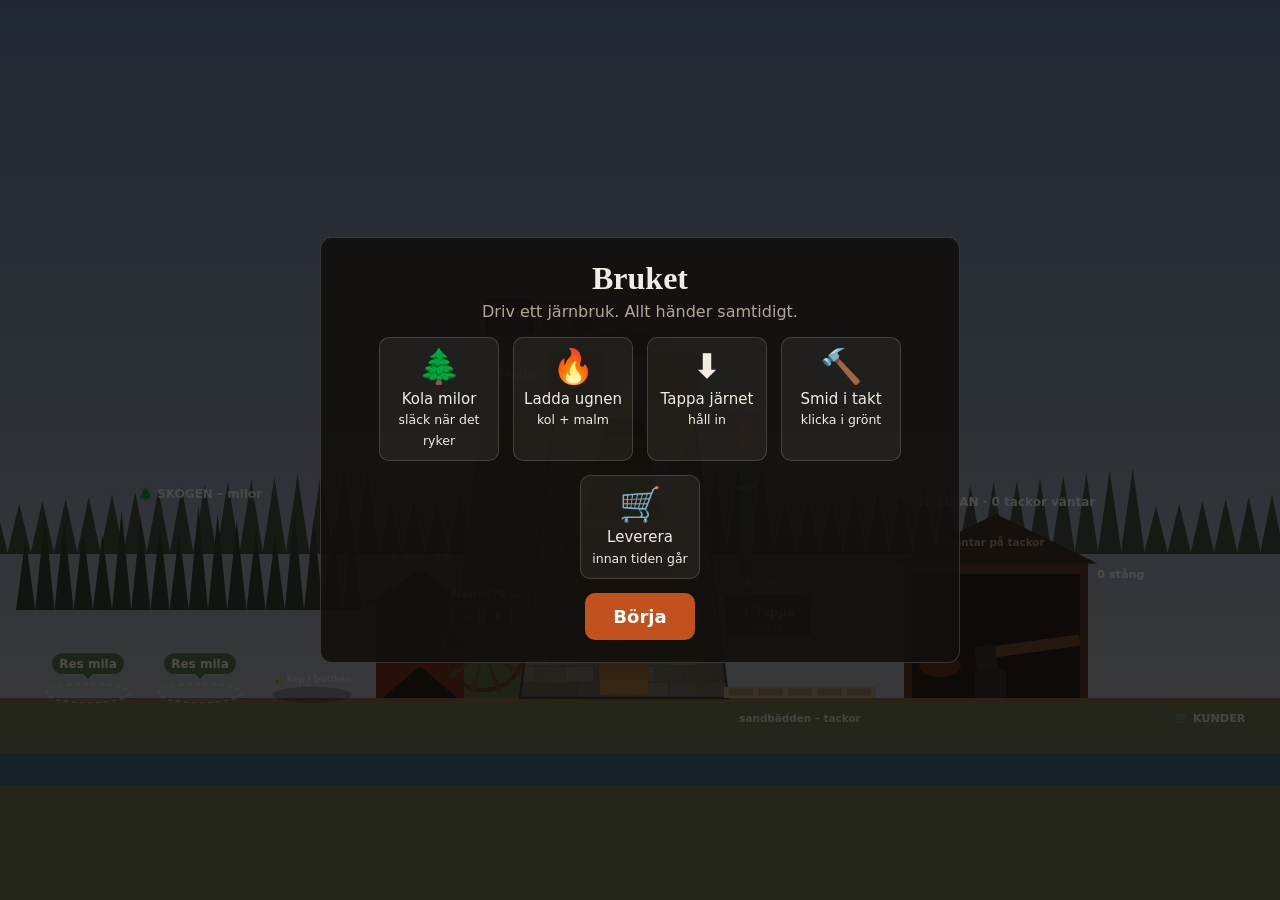
<file: prototypes/bruket-skiftet/index.html>
<!doctype html>
<html lang="sv">
<head>
<meta charset="utf-8">
<meta name="viewport" content="width=device-width, initial-scale=1, viewport-fit=cover">
<title>Bruket – skiftet</title>
<style>
  :root { --ink: #f3ece2; --muted: #b3a796; --panel: rgba(18,16,14,.9); --line: rgba(255,240,220,.16); --ok: #7ccf8a; --warn: #f2b84b; --bad: #ef6b5b; --fire: #ff8a3c; }
  * { box-sizing: border-box; -webkit-tap-highlight-color: transparent; user-select: none; -webkit-user-select: none; }
  html, body { margin: 0; height: 100%; overflow: hidden; background: #15120f; color: var(--ink); font: 15px/1.35 system-ui, -apple-system, "Segoe UI", sans-serif; }
  canvas { display: block; position: fixed; inset: 0; width: 100%; height: 100%; touch-action: none; }
  .hidden { display: none !important; }
  .panel { background: var(--panel); border: 1px solid var(--line); border-radius: 12px; }
  #top { position: fixed; top: calc(8px + env(safe-area-inset-top)); left: 50%; transform: translateX(-50%); display: flex; gap: 18px; align-items: center; padding: 8px 18px; white-space: nowrap; }
  #top .v { font: 800 22px system-ui; font-variant-numeric: tabular-nums; }
  #top .l { font-size: 11px; color: var(--muted); text-transform: uppercase; letter-spacing: .07em; }
  #goalBar { width: 160px; height: 9px; border-radius: 5px; background: rgba(255,255,255,.12); overflow: hidden; margin-top: 3px; }
  #goalBar i { display: block; height: 100%; background: var(--warn); width: 0; transition: width .2s; }
  #toast { position: fixed; top: 74px; left: 50%; transform: translateX(-50%); padding: 7px 16px; font-size: 16px; font-weight: 600; pointer-events: none; transition: opacity .3s; }
  .modal { position: fixed; inset: 0; z-index: 10; display: flex; align-items: center; justify-content: center; background: rgba(8,6,4,.72); padding: 14px; }
  .modal > .panel { max-width: 640px; width: 100%; padding: 22px 24px; max-height: 100%; overflow-y: auto; text-align: center; }
  .modal h1 { margin: 0 0 4px; font: 700 32px Georgia, serif; }
  .modal h2 { margin: 0 0 6px; font: 700 24px Georgia, serif; }
  .modal .sub { color: var(--muted); margin: 0 0 12px; font-size: 16px; }
  .icons { display: flex; gap: 14px; justify-content: center; flex-wrap: wrap; margin: 14px 0; font-size: 15px; }
  .icons div { width: 120px; padding: 10px 6px; border-radius: 10px; background: rgba(255,240,220,.06); border: 1px solid var(--line); }
  .icons b { display: block; font-size: 34px; line-height: 1.1; margin-bottom: 4px; }
  .go { background: #c2521d; border: 0; color: #fff; font: 700 18px system-ui; padding: 13px 28px; border-radius: 10px; cursor: pointer; }
  .go:hover { background: #d8622a; }
  .sec { background: rgba(255,240,220,.1); border: 1px solid var(--line); color: var(--ink); font: 600 15px system-ui; padding: 10px 18px; border-radius: 10px; cursor: pointer; }
  .stars { color: var(--warn); font-size: 46px; letter-spacing: 6px; }
  .shop { display: grid; grid-template-columns: repeat(auto-fill, minmax(170px, 1fr)); gap: 9px; margin: 12px 0; text-align: left; }
  .up { padding: 10px 11px; border-radius: 10px; border: 1px solid var(--line); background: rgba(255,240,220,.06); cursor: pointer; color: var(--ink); font: 14px system-ui; text-align: left; }
  .up:hover:not(:disabled) { border-color: var(--fire); }
  .up:disabled { opacity: .45; cursor: default; }
  .up.own { border-color: var(--ok); background: rgba(124,207,138,.12); opacity: 1; }
  .up .ic { font-size: 28px; float: right; }
  .up b { display: block; font-size: 15px; }
  .up span { color: var(--muted); font-size: 12.5px; }
  .up .p { color: var(--warn); font-weight: 700; margin-top: 4px; display: block; }
  .career { display: flex; justify-content: center; gap: 4px; margin: 10px 0 4px; flex-wrap: wrap; }
  .career span { font-size: 12px; padding: 4px 8px; border-radius: 12px; background: rgba(255,255,255,.07); color: var(--muted); }
  .career span.on { background: rgba(242,184,75,.25); color: #ffe2a8; font-weight: 700; }
  .row2 { display: flex; gap: 10px; justify-content: center; flex-wrap: wrap; margin-top: 12px; }
  table { margin: 8px auto; border-collapse: collapse; font-size: 15px; } td { padding: 4px 10px; } td.r { text-align: right; font-weight: 700; }
</style>
</head>
<body>
<canvas id="cv"></canvas>
<div id="top" class="panel hidden">
  <div><div class="l" id="shiftName">Skift 1</div><div class="v" id="clock">4:00</div></div>
  <div><div class="l">Intjänat</div><div class="v" id="earned">0</div><div id="goalBar"><i></i></div></div>
  <div><div class="l">Rykte</div><div class="v" id="rep">★★★</div></div>
</div>
<div id="toast" class="panel" style="opacity:0"></div>

<div id="start" class="modal">
  <div class="panel">
    <h1>Bruket</h1>
    <p class="sub">Driv ett järnbruk. Allt händer samtidigt.</p>
    <div class="icons">
      <div><b>🌲</b>Kola milor<br><small>släck när det ryker</small></div>
      <div><b>🔥</b>Ladda ugnen<br><small>kol + malm</small></div>
      <div><b>⬇</b>Tappa järnet<br><small>håll in</small></div>
      <div><b>🔨</b>Smid i takt<br><small>klicka i grönt</small></div>
      <div><b>🛒</b>Leverera<br><small>innan tiden går</small></div>
    </div>
    <button class="go" id="startBtn">Börja</button>
  </div>
</div>

<div id="brief" class="modal hidden">
  <div class="panel">
    <h2 id="bTitle"></h2>
    <p class="sub" id="bSub"></p>
    <div class="icons" id="bIcons"></div>
    <button class="go" id="bGo">Kör!</button>
  </div>
</div>

<div id="end" class="modal hidden">
  <div class="panel">
    <h2 id="eTitle"></h2>
    <div class="stars" id="eStars"></div>
    <table id="eTable"></table>
    <div class="career" id="career"></div>
    <h2 style="margin-top:14px;font-size:19px">Bygg ut bruket</h2>
    <p class="sub" style="margin:0">Kassa: <b id="cash" style="color:var(--warn)"></b></p>
    <div class="shop" id="shop"></div>
    <div class="row2"><button class="sec" id="retry">Kör skiftet igen</button><button class="go" id="next">Nästa skift →</button></div>
  </div>
</div>

<script>
// Bruket – skiftet: hela bruket på en skärm, allt händer samtidigt. Prototyp 7.
'use strict';
const $ = id => document.getElementById(id);
const clamp = (v, a, b) => Math.max(a, Math.min(b, v));
const rnd = (a, b) => a + Math.random() * (b - a);
const fmt = n => Math.round(n).toLocaleString('sv-SE');

// ================================================================ karriär & uppgraderingar
const TITLES = [[0, 'Hyttdräng'], [1500, 'Masmästare'], [4000, 'Bruksskrivare'], [8000, 'Inspektor'], [14000, 'Brukspatron']];
const UPS = [
  { id: 'mila3', ic: '🌲', name: 'Tredje milplatsen', d: 'En kolare till i skogen.', p: 250 },
  { id: 'dräng', ic: '🧑‍🌾', name: 'Kolardräng', d: 'Vaktar milorna – hälften så många rökutbrott.', p: 450 },
  { id: 'väg', ic: '🛤️', name: 'Bättre kolväg', d: 'Kolkärrorna går dubbelt så fort.', p: 300 },
  { id: 'bälg', ic: '🪗', name: 'Större bälgar', d: 'Mer bläster – ugnen går fortare och varmare.', p: 500 },
  { id: 'gjutare', ic: '👷', name: 'Gjutare', d: 'Bär tackorna till smedjan åt dig.', p: 400 },
  { id: 'gesäll', ic: '🔨', name: 'Hammargesäll', d: 'Bredare grön zon vid hammaren.', p: 350 },
  { id: 'hammare2', ic: '⚙️', name: 'Andra hammaren', d: 'Smider en tacka själv då och då.', p: 900 },
];
const SHIFTS = [
  { name: 'Första skiftet', pace: 0.55, goal: [180, 300, 420], time: 180, orderEvery: 30, flare: 1, events: [], tip: 'Lär dig grunderna. Kunderna är tålmodiga.' },
  { name: 'Marknadsdag', pace: 0.7, goal: [300, 480, 660], time: 210, orderEvery: 21, flare: 1, events: [{ at: 90, k: 'rush' }], tip: 'Många kunder. Håll smedjan igång.' },
  { name: 'Blåsväder', pace: 0.8, goal: [320, 520, 720], time: 210, orderEvery: 24, flare: 1.8, events: [{ at: 40, k: 'storm' }], tip: 'Vinden får milorna att ryka. Vakta skogen!' },
  { name: 'Torka i ån', pace: 0.9, goal: [400, 620, 840], time: 240, orderEvery: 20, flare: 1.2, events: [{ at: 60, k: 'drought' }, { at: 170, k: 'rain' }], tip: 'Lite vatten = svag bläster. Ugnen blir kall.' },
  { name: 'Kronans beställning', pace: 1, goal: [550, 850, 1150], time: 240, orderEvery: 18, flare: 1.4, events: [{ at: 30, k: 'crown' }, { at: 120, k: 'storm' }], tip: 'En stor order från Kronan. Inget får gå fel.' },
];
const SAVE_KEY = 'bruket7';
function loadSave() { try { return Object.assign({ cash: 0, total: 0, ups: {}, stars: {} }, JSON.parse(localStorage.getItem(SAVE_KEY) || '{}')); } catch (e) { return { cash: 0, total: 0, ups: {}, stars: {} }; } }
let SV = loadSave();
function persist() { try { localStorage.setItem(SAVE_KEY, JSON.stringify(SV)); } catch (e) {} }
const has = id => !!SV.ups[id];

// ================================================================ världen (virtuella koordinater)
const VW = 1600, VH = 780, GY = 700;
const MILA_X = [110, 250, 390];
const SHED = { x: 470, w: 110 };
const FX = 780, FTOP = 330, FBOT = GY;                // masugnen
const SAND = { x: 905, w: 190, slots: 5 };
const SMITH = { x: 1130, w: 230 };
const BARS = { x: 1375 };
const ROAD = { x: 1440 };
const ORE = { x: 690 };

let S;
function newShift(i) {
  const sh = SHIFTS[i];
  S = { i, sh, t: 0, run: false, over: false, earned: 0, rep: 3, missed: 0,
    milor: MILA_X.map((x, k) => ({ x, st: k < 2 || has('mila3') ? 'tom' : 'låst', t: 0, flare: 0, fire: 0, next: 0, yield: 12 })),
    carts: [], coal: 18, ore: 14, layers: [], T: 1400, rc: 0.3, ro: 0.3, hearth: 0, tapping: false, cur: 0, tackor: [], frozen: 0, cold: 0,
    blast: 0.75, blastMax: has('bälg') ? 1 : 0.85, water: 1,
    smith: { q: 0, ph: 'idle', heat: 0, hits: 0, m: 0, flash: 0, miss: 0 }, smith2: 0, bars: 0,
    orders: [], nextOrder: 4, events: sh.events.map(e => ({ ...e })), wind: 1, fx: [], stats: { bars: 0, tackor: 0, delivered: 0, burned: 0, freezes: 0 } };
  let y = 1; while (y > 0.12) { for (const t of ['K', 'M']) { const h = t === 'K' ? 0.07 : 0.045; y -= h; S.layers.push({ t, h, y }); } }
  S.layers.sort((a, b) => b.y - a.y);
  for (let k = 0; k < SAND.slots; k++) S.tackor.push(null);
}

// ================================================================ meddelanden
let toastT = 0;
function toast(t, c = '') { const el = $('toast'); el.textContent = t; el.style.opacity = 1; el.style.borderColor = c === 'bad' ? 'var(--bad)' : c === 'good' ? 'var(--ok)' : 'var(--line)'; toastT = 2.6; }
function pop(x, y, t, col = '#ffe2a8') { S.fx.push({ x, y, t, col, a: 1 }); }

// ================================================================ skogen
function milaClick(m) {
  if (m.st === 'tom') { m.st = 'bygg'; m.t = 0; pop(m.x, GY - 70, 'Reses…'); return; }
  if (m.st === 'kolar' && (m.flare > 0 || m.fire > 0)) { m.flare = 0; m.fire = 0; m.next = rnd(7, 14) / (S.sh.flare * S.wind) * (has('dräng') ? 2 : 1); pop(m.x, GY - 90, 'Tätad!', '#9fe0a8'); return; }
  if (m.st === 'klar') { m.st = 'tom'; S.carts.push({ x: m.x, to: SHED.x + 40, n: m.yield, k: 'kol' }); pop(m.x, GY - 70, `+${m.yield} kol på väg`); }
}
function forestStep(dt) {
  for (const m of S.milor) {
    if (m.st === 'bygg') { m.t += dt; if (m.t > 6) { m.st = 'kolar'; m.t = 0; m.yield = 14; m.next = rnd(4, 9) / S.sh.flare; } }
    else if (m.st === 'kolar') {
      m.t += dt;
      if (m.fire > 0) { m.fire += dt; m.yield = Math.max(0, m.yield - dt * 1.6); if (m.yield <= 0) { m.st = 'tom'; S.stats.burned++; toast('🔥 En mila brann upp!', 'bad'); } }
      else if (m.flare > 0) { m.flare += dt; if (m.flare > 6) { m.fire = 0.01; m.flare = 0; toast('🔥 Milan brinner – klicka på den!', 'bad'); } }
      else { m.next -= dt * S.wind * S.sh.flare / (has('dräng') ? 2 : 1); if (m.next <= 0) m.flare = 0.01; }
      if (m.t > 32 && m.st === 'kolar' && !m.fire) { m.st = 'klar'; m.flare = 0; pop(m.x, GY - 80, 'Klar! Klicka', '#9fe0a8'); }
    }
  }
  for (const c of S.carts) { const v = has('väg') ? 130 : 65; c.x += Math.sign(c.to - c.x) * v * dt; if (Math.abs(c.x - c.to) < 3) { c.done = true; if (c.k === 'kol') { S.coal += c.n; pop(SHED.x + 50, GY - 120, `+${c.n} kol`, '#cfd6e0'); } else cartArrive(c); } }
  S.carts = S.carts.filter(c => !c.done);
  S.ore = Math.min(40, S.ore + dt / 1.3 * S.sh.pace);
}

// ================================================================ masugnen
const topY = () => S.layers.length ? S.layers[S.layers.length - 1].y : 1;
function charge(t) {
  if (!S.run || S.frozen > 0) return;
  if (t === 'K' && S.coal < 1) { toast('Kolhuset är tomt – kola mer!', 'bad'); return; }
  if (t === 'M' && S.ore < 1) { toast('Ingen malm just nu – vänta på gruvan.'); return; }
  const h = t === 'K' ? 0.07 : 0.045;
  if (topY() - h < -0.01) { pop(FX, FTOP - 30, 'Fullt!'); return; }
  if (t === 'K') S.coal--; else S.ore--;
  S.layers.push({ t, h, y: topY() - h, fresh: 1 });
}
function furnaceStep(dt) {
  if (S.frozen > 0) { S.frozen -= dt; S.T += (900 - S.T) * dt; if (S.frozen <= 0) { S.T = 1350; S.hearth = 0; toast('Härden är lagad – ugnen går igen.', 'good'); } return; }
  const bl = Math.min(S.blast, S.blastMax * S.water), v = 0.045 * bl * S.sh.pace;
  for (const L of S.layers) L.y += v * dt;
  let mc = 0, mo = 0;
  while (S.layers.length && S.layers[0].y + S.layers[0].h > 1) {
    const L = S.layers[0], m = Math.min(L.y + L.h - 1, L.h); L.h -= m; L.y = 1 - L.h;
    if (L.t === 'K') mc += m / 0.07; else { mo += m / 0.045; const fe = (m / 0.045) * 2.0 * clamp((S.T - 1150) / 230, 0.3, 1); S.hearth += fe; }
    if (L.h <= 1e-4) S.layers.shift(); else break;
  }
  const k = Math.min(1, dt / 7); S.rc += (mc / dt - S.rc) * k; S.ro += (mo / dt - S.ro) * k;
  const r = S.ro / Math.max(0.03, S.rc), fill = 1 - topY();
  const fuel = clamp(S.rc / (0.6 * 0.39 * bl * S.sh.pace + 0.001), 0, 1);   // 1:1-lastning ger full värme; bara glesa kolsatser sänker
  let target = Math.max(1050, 1000 + fuel * (420 - 190 * (r - 1)) + 220 * (bl - 0.75));
  if (fill < 0.5) target -= (0.5 - fill) * 500;
  if (S.hearth > 26) target -= 170;
  S.T += (target - S.T) * Math.min(1, dt / 4.5);
  if (S.T < 1180) S.cold += dt; else S.cold = Math.max(0, S.cold - dt);
  if (S.cold > 7) { S.frozen = 15; S.cold = 0; S.stats.freezes++; S.layers = []; S.hearth = 0; toast('❄ Härden frös! 15 s stopp. För mycket malm, för lite kol.', 'bad'); refill(); }
  // tappning
  if (S.tapping) {
    if (S.hearth > 0.01) {
      let slot = S.tackor.findIndex(t => t && !t.full); if (slot < 0) slot = S.tackor.findIndex(t => !t);
      if (slot < 0) { S.tapping = false; toast('Sandbädden är full – bär tackorna till smedjan!', 'bad'); return; }
      if (!S.tackor[slot]) S.tackor[slot] = { fill: 0, glow: 1, full: false, grey: S.T >= 1380 };
      const tk = S.tackor[slot], a = Math.min(S.hearth, 5 * dt * (S.T < 1260 ? 0.4 : 1));
      S.hearth -= a; tk.fill += a; tk.glow = 1; if (S.T < 1380) tk.grey = false;
      if (tk.fill >= 4) { tk.fill = 4; tk.full = true; S.stats.tackor++; }
      S.flow = 1;
    } else { S.flow = 2; S.T -= 25 * dt; }
  } else S.flow = 0;
  for (const tk of S.tackor) if (tk) tk.glow = Math.max(0, tk.glow - dt / 6);
  if (has('gjutare')) { const i = S.tackor.findIndex(t => t && t.full && t.glow < 0.05); if (i >= 0 && Math.random() < dt / 2) moveTackor(i); }
}
function refill() { let y = 1; while (y > 0.35) { for (const t of ['K', 'K', 'M']) { const h = t === 'K' ? 0.07 : 0.045; y -= h; S.layers.push({ t, h, y }); } } S.layers.sort((a, b) => b.y - a.y); }
function moveTackor(only) {
  let n = 0;
  S.tackor.forEach((t, i) => { if (t && t.full && t.glow < 0.05 && (only === undefined || only === i)) { S.tackor[i] = null; n++; } });
  if (!n) { const hot = S.tackor.some(t => t && t.full); toast(hot ? 'Tackorna är för varma – vänta tills de grånat.' : 'Inga färdiga tackor än.'); return; }
  S.carts.push({ x: SAND.x + 40, to: SMITH.x + 40, n, k: 'tacka' });
}
function cartArrive(c) { if (c.k === 'tacka') { S.smith.q += c.n; pop(SMITH.x + 80, GY - 160, `+${c.n} tackor`); } }

// ================================================================ smedjan – smid i takt
function smithStep(dt) {
  const sm = S.smith;
  if (sm.flash > 0) sm.flash -= dt * 3;
  if (sm.ph === 'idle' && sm.q > 0 && S.coal >= 1) { sm.q--; S.coal--; sm.ph = 'heat'; sm.heat = 0; sm.hits = 0; }
  if (sm.ph === 'heat') { sm.heat += dt / 2.2; if (sm.heat >= 1) { sm.heat = 1; sm.ph = 'hammer'; sm.m = 0; } }
  if (sm.ph === 'hammer') { sm.m += dt; sm.heat -= dt * 0.09; if (sm.heat < 0.25) { sm.ph = 'heat'; pop(SMITH.x + 110, GY - 180, 'Kallt – värmer om', '#ffb3a8'); } }
  if (has('hammare2')) { S.smith2 += dt; if (S.smith2 > 16 && S.smith.q > 0) { S.smith2 = 0; S.smith.q--; S.bars++; S.stats.bars++; pop(SMITH.x + 200, GY - 140, '+1 stång (gesällen)'); } }
}
function markerPos() { return (Math.sin(S.smith.m * Math.PI * 2 / 1.8 - Math.PI / 2) + 1) / 2; }
function zone() { const w = has('gesäll') ? 0.44 : 0.32; return [0.5 - w / 2, 0.5 + w / 2]; }
function strike() {
  const sm = S.smith; if (!S.run || sm.ph !== 'hammer') return;
  const p = markerPos(), [a, b] = zone();
  if (p >= a && p <= b) { sm.hits++; sm.flash = 1; pop(SMITH.x + 110, GY - 190, 'PANG!', '#ffe2a8');
    if (sm.hits >= 3) { S.bars++; S.stats.bars++; sm.ph = 'idle'; pop(BARS.x + 20, GY - 100, '+1 stångjärn', '#9fe0a8'); } }
  else { sm.miss = 1; sm.heat -= 0.22; pop(SMITH.x + 110, GY - 190, 'miss', '#ffb3a8'); }
}

// ================================================================ kunder
const BUYERS = ['Smeden i byn', 'Skeppare från Gävle', 'Bonden på Näs', 'Spikfabriken', 'Handelshuset', 'Vagnmakaren'];
function orderStep(dt) {
  S.nextOrder -= dt;
  if (S.nextOrder <= 0 && S.orders.length < 3) {
    S.nextOrder = S.sh.orderEvery * rnd(0.8, 1.2);
    const tacka = Math.random() < 0.3, n = tacka ? Math.round(rnd(2, 4)) : Math.round(rnd(1, 3 + S.i * 0.6));
    const T = (tacka ? 60 : 55 + n * 12) * (S.i === 0 ? 1.4 : 1);
    S.orders.push({ who: BUYERS[Math.floor(Math.random() * BUYERS.length)], k: tacka ? 'tacka' : 'bar', n, T, t: T, pay: n * (tacka ? 30 : 65), x: VW + 80 });
  }
  for (const o of S.orders) { o.t -= dt; o.x += ((VW - 162) - o.x) * Math.min(1, dt * 2); if (o.t <= 0 && !o.gone) { o.gone = true; S.rep = Math.max(0, S.rep - 0.5); S.missed++; toast(`${o.who} åkte – du hann inte! Ryktet sjönk.`, 'bad'); } }
  S.orders = S.orders.filter(o => !o.gone);
}
function deliver(o) {
  const stockTackor = S.tackor.filter(t => t && t.full && t.glow < 0.05).length;
  if (o.k === 'bar') { if (S.bars < o.n) return toast(`Behöver ${o.n} stångjärn – du har ${S.bars}.`); S.bars -= o.n; }
  else { if (stockTackor < o.n) return toast(`Behöver ${o.n} kalla tackor i sandbädden – du har ${stockTackor}.`); let n = o.n; S.tackor.forEach((t, i) => { if (n > 0 && t && t.full && t.glow < 0.05) { S.tackor[i] = null; n--; } }); }
  const bonus = o.t / o.T > 0.5 ? 1.2 : 1, pay = Math.round(o.pay * bonus * (0.7 + S.rep * 0.1));
  S.earned += pay; S.stats.delivered++; S.rep = Math.min(3, S.rep + 0.15); o.gone = true;
  pop(ROAD.x + 60, GY - 150, `+${pay} daler${bonus > 1 ? ' (snabbt!)' : ''}`, '#ffd36a');
}

// ================================================================ händelser
function eventStep() {
  for (const e of S.events) if (!e.done && S.t >= e.at) {
    e.done = true;
    if (e.k === 'storm') { S.wind = 2.2; toast('🌬️ Storm! Milorna ryker mer.', 'bad'); setTimeout(() => { if (S) S.wind = 1; }, 50000); }
    if (e.k === 'rush') { S.nextOrder = 0; S.sh = { ...S.sh, orderEvery: S.sh.orderEvery * 0.6 }; toast('🛒 Marknadsrusning! Fler kunder.', 'bad'); }
    if (e.k === 'drought') { S.water = 0.6; toast('☀️ Torka – vattenhjulet går trögt, svag bläster.', 'bad'); }
    if (e.k === 'rain') { S.water = 1; toast('🌧️ Regnet kom – full bläster igen.', 'good'); }
    if (e.k === 'crown') { S.orders.push({ who: 'Kronan (kanoner)', k: 'bar', n: 8, T: 150, t: 150, pay: 900, x: VW + 80, big: true }); toast('👑 Kronan beställer 8 stångjärn!', 'good'); }
  }
}

// ================================================================ huvudsteg
function step(dt) {
  S.t += dt;
  forestStep(dt); furnaceStep(dt); smithStep(dt); orderStep(dt); eventStep();
  if (S.t >= S.sh.time) endShift();
}

// ================================================================ ritning
const cv = $('cv'), g = cv.getContext('2d');
let sc = 1, ox = 0, oy = 0, dpr = 1;
function resize() { dpr = Math.min(2, devicePixelRatio || 1); cv.width = innerWidth * dpr; cv.height = innerHeight * dpr; sc = Math.min(cv.width / VW, cv.height / VH); ox = (cv.width - VW * sc) / 2; oy = (cv.height - VH * sc) / 2; }
addEventListener('resize', resize); resize();
const stone = document.createElement('canvas'); stone.width = 400; stone.height = 400;
(() => { const s = stone.getContext('2d'); s.fillStyle = '#6d665d'; s.fillRect(0, 0, 400, 400); for (let y = 0; y < 400; y += 20) for (let x = -((y / 20) % 2) * 18; x < 400; x += 36) { const v = 95 + Math.random() * 38; s.fillStyle = `rgb(${v},${v - 6},${v - 14})`; s.fillRect(x + 1, y + 1, 34, 18); } })();
const tcol = (T, a = 1) => { const k = clamp((T - 1100) / 450, 0, 1); return `rgba(${Math.round(180 + 75 * k)},${Math.round(50 + 170 * k)},${Math.round(10 + 150 * k * k)},${a})`; };
const halfW = d => d < 0.62 ? 22 + (d / 0.62) * 40 : 62 - ((d - 0.62) / 0.38) * 30;
const FY0 = FTOP + 20, FY1 = GY - 50, yOf = d => FY0 + d * (FY1 - FY0);
let wheel = 0;
// klickbara områden
let HOT = [];
function hot(x, y, w, h, f, hold) { HOT.push({ x, y, w, h, f, hold }); }
function bubble(x, y, txt, col = '#ef6b5b', pulse = true) {
  const s = pulse ? 1 + 0.08 * Math.sin(perfT * 8) : 1; g.save(); g.translate(x, y); g.scale(s, s);
  g.font = 'bold 15px system-ui'; const w = g.measureText(txt).width + 18;
  g.fillStyle = col; g.beginPath(); g.roundRect(-w / 2, -16, w, 26, 13); g.fill(); g.beginPath(); g.moveTo(-6, 9); g.lineTo(0, 17); g.lineTo(6, 9); g.fill();
  g.fillStyle = '#fff'; g.textAlign = 'center'; g.fillText(txt, 0, 2); g.restore(); g.textAlign = 'left';
}
function label(x, y, t, col = 'rgba(255,255,255,.75)', size = 13) { g.fillStyle = col; g.font = `600 ${size}px system-ui`; g.textAlign = 'center'; g.fillText(t, x, y); g.textAlign = 'left'; }
let perfT = 0;
function draw(dt) {
  perfT += dt; HOT = [];
  g.setTransform(1, 0, 0, 1, 0, 0);
  const sky = g.createLinearGradient(0, 0, 0, cv.height); sky.addColorStop(0, '#5f7fae'); sky.addColorStop(1, '#c9cdd2');
  g.fillStyle = sky; g.fillRect(0, 0, cv.width, cv.height);
  g.setTransform(sc, 0, 0, sc, ox, oy);
  if (!S) return;
  // bakgrundsskog och kulle
  g.fillStyle = '#3f4d40'; for (let i = 0; i < 60; i++) { const x = i * 29 - 20, h = 60 + ((i * 53) % 50); g.beginPath(); g.moveTo(x, 520); g.lineTo(x + 15, 520 - h); g.lineTo(x + 30, 520); g.fill(); }
  g.fillStyle = '#5c6b4a'; g.beginPath(); g.moveTo(560, GY); g.lineTo(600, 360); g.lineTo(720, 350); g.lineTo(735, GY); g.fill();
  g.fillStyle = '#6f7a58'; g.fillRect(-400, GY, VW + 800, 300); g.fillStyle = '#86704f'; g.fillRect(-400, GY, VW + 800, 8);
  // å
  g.fillStyle = '#3e6688'; g.fillRect(-400, GY + 70, VW + 800, 40);
  // ---- skogen: milor
  for (let i = 0; i < 18; i++) { const x = 20 + i * 24, h = 90 + (i * 31) % 40; g.fillStyle = '#2c3f2e'; g.beginPath(); g.moveTo(x, GY - 110); g.lineTo(x + 12, GY - 110 - h); g.lineTo(x + 24, GY - 110); g.fill(); }
  label(250, GY - 250, '🌲 SKOGEN – milor', 'rgba(255,255,255,.9)', 15);
  for (const m of S.milor) {
    const x = m.x;
    if (m.st === 'låst') { g.fillStyle = 'rgba(0,0,0,.25)'; g.beginPath(); g.ellipse(x, GY - 4, 50, 10, 0, 0, 7); g.fill(); label(x, GY - 20, '🔒 köp i butiken', 'rgba(255,255,255,.5)', 11); continue; }
    if (m.st === 'tom') { g.strokeStyle = 'rgba(255,255,255,.4)'; g.setLineDash([5, 5]); g.beginPath(); g.ellipse(x, GY - 6, 52, 12, 0, 0, 7); g.stroke(); g.setLineDash([]); bubble(x, GY - 40, 'Res mila', '#4f7a52', false); hot(x - 60, GY - 70, 120, 75, () => milaClick(m)); continue; }
    if (m.st === 'bygg') { const k = m.t / 6; g.fillStyle = '#8a6a40'; for (let j = 0; j < 8 * k; j++) g.fillRect(x - 40 + j * 10, GY - 30, 7, 30); label(x, GY - 45, `reses ${Math.round(k * 100)} %`); continue; }
    // kolar / klar: kupol av jord
    g.fillStyle = m.st === 'klar' ? '#1c1816' : '#3b3026'; g.beginPath(); g.ellipse(x, GY, 55, 48, 0, Math.PI, 0); g.fill();
    g.fillStyle = 'rgba(80,110,60,.6)'; for (let j = 0; j < 7; j++) g.fillRect(x - 40 + j * 12, GY - 30 - Math.sin(j) * 8, 8, 4);
    if (m.st === 'kolar') {
      const k = m.t / 32; g.fillStyle = 'rgba(0,0,0,.4)'; g.fillRect(x - 40, GY + 12, 80, 6); g.fillStyle = '#e0b860'; g.fillRect(x - 40, GY + 12, 80 * k, 6);
      for (let j = 0; j < 4; j++) { const a = (perfT * 0.6 + j / 4) % 1; g.fillStyle = `rgba(${m.flare || m.fire ? 60 : 200},${m.flare || m.fire ? 55 : 200},${m.flare || m.fire ? 50 : 200},${0.5 * (1 - a)})`; g.beginPath(); g.arc(x + Math.sin(a * 6 + j) * 10, GY - 50 - a * 90, 8 + a * 22 * (m.flare ? 1.8 : 1), 0, 7); g.fill(); }
      if (m.fire > 0) { for (let j = 0; j < 5; j++) { g.fillStyle = `rgba(255,${120 + j * 25},40,.8)`; g.beginPath(); g.ellipse(x - 30 + j * 15, GY - 40 - Math.random() * 12, 9, 22, 0, 0, 7); g.fill(); } bubble(x, GY - 105, '🔥 BRINNER – klicka!'); hot(x - 65, GY - 130, 130, 140, () => milaClick(m)); }
      else if (m.flare > 0) { bubble(x, GY - 105, `💨 Täta! ${Math.ceil(6 - m.flare)}`, '#d9822b'); hot(x - 65, GY - 130, 130, 140, () => milaClick(m)); }
    } else if (m.st === 'klar') { bubble(x, GY - 70, `⚫ ${Math.round(m.yield)} kol – hämta`, '#4f7a52'); hot(x - 65, GY - 95, 130, 100, () => milaClick(m)); }
  }
  // kärror
  for (const c of S.carts) { g.fillStyle = '#6b4a2c'; g.fillRect(c.x - 18, GY - 26, 36, 18); g.fillStyle = c.k === 'kol' ? '#1c1816' : '#8f8b85'; g.fillRect(c.x - 16, GY - 32, 32, 7); g.fillStyle = '#222'; g.beginPath(); g.arc(c.x - 10, GY - 6, 6, 0, 7); g.arc(c.x + 10, GY - 6, 6, 0, 7); g.fill(); g.fillStyle = '#5a4030'; g.fillRect(c.x + (c.to > c.x ? 20 : -36), GY - 34, 16, 22); }
  // ---- kolhuset
  g.fillStyle = '#7b2a1e'; g.fillRect(SHED.x, GY - 120, SHED.w, 120); g.fillStyle = '#4a3a30'; g.beginPath(); g.moveTo(SHED.x - 10, GY - 118); g.lineTo(SHED.x + SHED.w / 2, GY - 160); g.lineTo(SHED.x + SHED.w + 10, GY - 118); g.fill();
  g.fillStyle = '#1c1816'; const ch = Math.min(90, S.coal * 2.2); g.beginPath(); g.moveTo(SHED.x + 8, GY); g.lineTo(SHED.x + SHED.w / 2, GY - ch); g.lineTo(SHED.x + SHED.w - 8, GY); g.fill();
  label(SHED.x + SHED.w / 2, GY - 170, `⚫ Kol: ${Math.floor(S.coal)}`, S.coal < 4 ? '#ffb3a8' : '#fff', 15);
  if (S.coal < 4) bubble(SHED.x + SHED.w / 2, GY - 195, 'Nästan slut!');
  // ---- gruvan / malmhögen på slänten
  g.fillStyle = '#8a3b22'; const oh = Math.min(50, S.ore * 2); g.beginPath(); g.moveTo(610, 352); g.lineTo(650, 352 - oh); g.lineTo(700, 350); g.fill();
  label(650, 300, `🟤 Malm: ${Math.floor(S.ore)}`, '#fff', 15);
  // ---- masugnen
  g.save(); g.beginPath(); g.moveTo(FX - 130, GY); g.lineTo(FX - 85, FTOP); g.lineTo(FX + 85, FTOP); g.lineTo(FX + 130, GY); g.closePath(); g.fillStyle = g.createPattern(stone, 'repeat'); g.fill(); g.strokeStyle = '#3a352f'; g.lineWidth = 3; g.stroke(); g.restore();
  g.fillStyle = '#5a3d24'; g.fillRect(700, FTOP - 4, FX - 85 - 700, 8); // bro
  g.fillStyle = '#7b2a1e'; g.fillRect(FX - 95, FTOP - 60, 70, 58); g.fillRect(FX + 25, FTOP - 60, 70, 58); g.fillStyle = '#4a3a30'; g.beginPath(); g.moveTo(FX - 105, FTOP - 58); g.lineTo(FX, FTOP - 95); g.lineTo(FX + 105, FTOP - 58); g.fill();
  // schaktet i genomskärning
  g.save(); g.beginPath(); g.moveTo(FX - halfW(0), FY0); for (let d = 0; d <= 1.0001; d += 0.02) g.lineTo(FX - halfW(d), yOf(d)); g.lineTo(FX - 30, GY - 4); g.lineTo(FX + 30, GY - 4); for (let d = 1; d >= -0.0001; d -= 0.02) g.lineTo(FX + halfW(d), yOf(d)); g.closePath(); g.fillStyle = '#120d0a'; g.fill(); g.clip();
  for (const L of S.layers) { const a = yOf(Math.max(0, L.y)), b = yOf(Math.min(1, L.y + L.h)); if (b > a) { g.fillStyle = L.t === 'K' ? '#211b18' : '#8a3b22'; g.fillRect(FX - 70, a, 140, b - a); g.fillStyle = 'rgba(0,0,0,.3)'; g.fillRect(FX - 70, b - 1, 140, 1); } }
  const gl = g.createLinearGradient(0, yOf(0.45), 0, GY); gl.addColorStop(0, tcol(S.T, 0)); gl.addColorStop(1, tcol(S.T, 0.8)); g.fillStyle = gl; g.fillRect(FX - 70, yOf(0.45), 140, GY);
  const hh = (GY - 4 - FY1) * clamp(S.hearth / 30, 0, 1.1); g.fillStyle = tcol(S.T + 80); g.fillRect(FX - 40, GY - 4 - hh, 80, hh);
  g.restore();
  if (S.frozen > 0) { g.fillStyle = 'rgba(150,190,255,.35)'; g.fillRect(FX - 70, FY0, 140, GY - FY0); bubble(FX, FY1 - 40, `❄ Frusen ${Math.ceil(S.frozen)} s`, '#5578b8', false); }
  // gichtlåga
  for (let i = 0; i < 3; i++) { g.fillStyle = tcol(S.T - 150 + i * 60, 0.4); g.beginPath(); g.ellipse(FX + Math.sin(perfT * 5 + i) * 3, FY0 - 10 - i * 8, 14 - i * 3, 18, 0, 0, 7); g.fill(); }
  // vattenhjul + bälg
  wheel += dt * Math.min(S.blast, S.blastMax * S.water) * 2.4;
  g.save(); g.translate(FX - 175, GY - 60); g.rotate(wheel); g.strokeStyle = '#5a3d24'; g.lineWidth = 5; g.beginPath(); g.arc(0, 0, 50, 0, 7); g.stroke(); for (let i = 0; i < 10; i++) { g.rotate(Math.PI / 5); g.fillStyle = '#6b4a2c'; g.fillRect(-3, -55, 6, 16); g.fillRect(-1.5, -50, 3, 50); } g.restore();
  // värmemätare vid ugnen
  const tx = FX + 145, ty0 = FTOP + 20, th = 250;
  const grad = g.createLinearGradient(0, ty0 + th, 0, ty0); grad.addColorStop(0, '#3a5a8c'); grad.addColorStop(0.2, '#c58b3b'); grad.addColorStop(0.45, '#7ccf8a'); grad.addColorStop(0.75, '#7ccf8a'); grad.addColorStop(0.85, '#f2b84b'); grad.addColorStop(1, '#ef6b5b');
  g.fillStyle = grad; g.fillRect(tx, ty0, 16, th); const mk = ty0 + th - clamp((S.T - 1100) / 460, 0, 1) * th; g.fillStyle = '#fff'; g.fillRect(tx - 5, mk - 2, 26, 4);
  label(tx + 8, ty0 - 10, `${Math.round(S.T)}°`, S.T < 1300 ? '#ffb3a8' : '#fff', 15);
  // ladda-knappar på bron
  const bx1 = FX - 175, by = FTOP - 130;
  drawBtn(bx1, by, 64, 48, '⚫ Kol', '#2a2421', () => charge('K'), 'K');
  drawBtn(bx1 + 72, by, 64, 48, '🟤 Malm', '#6a2e1c', () => charge('M'), 'M');
  // hint för ugnen
  if (S.frozen <= 0) {
    if (S.T < 1290) bubble(FX, FTOP - 150, '🥶 Kall! Mer KOL');
    else if (S.T > 1500) bubble(FX, FTOP - 150, '🥵 Het! Mer MALM', '#d9822b');
    else if (1 - topY() < 0.6) bubble(FX, FTOP - 150, '⬇ Fyll på!', '#d9822b');
  }
  // bläster
  label(FX - 175, GY - 125, `Bläster ${Math.round(Math.min(S.blast, S.blastMax * S.water) * 100)} %`, '#fff', 12);
  drawBtn(FX - 215, GY - 118, 34, 30, '−', '#3a3530', () => { S.blast = clamp(S.blast - 0.1, 0.3, S.blastMax); });
  drawBtn(FX - 175, GY - 118, 34, 30, '+', '#3a3530', () => { S.blast = clamp(S.blast + 0.1, 0.3, S.blastMax); });
  // ---- sandbädden
  g.fillStyle = '#c4a77c'; g.fillRect(SAND.x, GY - 14, SAND.w, 14);
  for (let i = 0; i < SAND.slots; i++) { const t = S.tackor[i], x = SAND.x + 6 + i * 37; g.fillStyle = '#9a8460'; g.fillRect(x, GY - 12, 30, 9); if (t) { g.fillStyle = t.glow > 0.05 ? tcol(1200 + 300 * t.glow) : (t.grey ? '#70737a' : '#c9c5bc'); g.fillRect(x, GY - 12, 30 * t.fill / 4, 9); } }
  label(SAND.x + SAND.w / 2, GY + 30, 'sandbädden – tackor', 'rgba(255,255,255,.8)');
  if (S.flow) { g.strokeStyle = S.flow === 2 ? '#c88a3a' : tcol(1480); g.lineWidth = 5; g.beginPath(); g.moveTo(FX + 30, GY - 8); g.lineTo(SAND.x + 10, GY - 8); g.stroke(); }
  if (S.flow === 2) { g.fillStyle = 'rgba(255,200,120,.9)'; for (let i = 0; i < 14; i++) g.fillRect(FX + 40 + Math.random() * 40, GY - 40 + Math.random() * 30, 3, 3); }
  // tappknapp (håll)
  const tapPulse = S.hearth > 18;
  drawBtn(SAND.x, GY - 130, 110, 54, S.tapping ? '⬇ Tappar…' : '⬇ Tappa', S.tapping ? '#c2521d' : '#6a2c10', null, 'J', 'tap');
  label(SAND.x + 55, GY - 140, `härden ${Math.round(S.hearth / 30 * 100)} %`, S.hearth > 26 ? '#ffb3a8' : '#fff', 12);
  if (tapPulse && !S.tapping) bubble(SAND.x + 55, GY - 160, S.hearth > 26 ? 'Full! Tappa!' : 'Tappa snart');
  const cold = S.tackor.filter(t => t && t.full && t.glow < 0.05).length;
  if (cold) { drawBtn(SAND.x + 118, GY - 130, 70, 54, `➡ ${cold}`, '#3a4a5a', () => moveTackor()); label(SAND.x + 153, GY - 140, 'till smedjan', '#fff', 11); }
  // ---- smedjan
  const sx = SMITH.x; g.fillStyle = '#5a3a28'; g.fillRect(sx, GY - 170, SMITH.w, 170); g.fillStyle = '#3a2a20'; g.beginPath(); g.moveTo(sx - 12, GY - 168); g.lineTo(sx + SMITH.w / 2, GY - 230); g.lineTo(sx + SMITH.w + 12, GY - 168); g.fill();
  g.fillStyle = '#1e1512'; g.fillRect(sx + 10, GY - 155, SMITH.w - 20, 155);
  const sm = S.smith;
  // härd
  g.fillStyle = sm.ph === 'heat' ? `rgba(255,${120 + 80 * sm.heat},40,.9)` : 'rgba(150,60,20,.6)'; g.beginPath(); g.ellipse(sx + 45, GY - 40, 26, 14, 0, 0, 7); g.fill();
  // hammare (stock + huvud) som lyfts av kammar
  const lift = sm.ph === 'hammer' ? Math.max(0, Math.sin(sm.m * Math.PI * 2 / 1.8 + Math.PI / 2)) : 0.2;
  g.fillStyle = '#6b4a2c'; g.save(); g.translate(sx + 210, GY - 70); g.rotate(-0.1 - lift * 0.18); g.fillRect(-110, -8, 120, 14); g.fillStyle = '#333'; g.fillRect(-122, -10, 26, 34); g.restore();
  g.fillStyle = '#2b2b2b'; g.fillRect(sx + 88, GY - 36, 40, 36); // städ
  if (sm.ph === 'hammer' || sm.ph === 'heat') { g.fillStyle = tcol(1150 + 400 * sm.heat); g.fillRect(sm.ph === 'heat' ? sx + 30 : sx + 80, sm.ph === 'heat' ? GY - 48 : GY - 44, 56, 9); }
  if (sm.flash > 0) { g.fillStyle = `rgba(255,220,120,${sm.flash * 0.8})`; for (let i = 0; i < 18; i++) g.fillRect(sx + 105 + rnd(-40, 40), GY - 50 + rnd(-30, 10), 3, 3); }
  label(sx + SMITH.w / 2, GY - 240, `🔨 SMEDJAN · ${sm.q} tackor väntar`, '#fff', 15);
  // takt-mätaren
  if (sm.ph === 'hammer') {
    const mx = sx + 10, my = GY - 210, mw = SMITH.w - 20, [za, zb] = zone();
    g.fillStyle = 'rgba(0,0,0,.6)'; g.fillRect(mx - 4, my - 4, mw + 8, 30);
    g.fillStyle = '#5a2a20'; g.fillRect(mx, my, mw, 22); g.fillStyle = '#4a9a5a'; g.fillRect(mx + mw * za, my, mw * (zb - za), 22);
    g.fillStyle = '#fff'; g.fillRect(mx + mw * markerPos() - 3, my - 4, 6, 30);
    for (let h = 0; h < 3; h++) { g.fillStyle = h < sm.hits ? '#ffd36a' : 'rgba(255,255,255,.25)'; g.beginPath(); g.arc(sx + SMITH.w / 2 - 20 + h * 20, my + 42, 6, 0, 7); g.fill(); }
    bubble(sx + SMITH.w / 2, my - 20, 'Klicka i GRÖNT! (mellanslag)', '#4f7a52');
    hot(sx - 10, GY - 260, SMITH.w + 20, 260, strike);
  } else if (sm.ph === 'heat') label(sx + 45, GY - 70, 'värms…', '#ffd9a0', 12);
  else if (sm.q === 0) label(sx + SMITH.w / 2, GY - 190, 'väntar på tackor', 'rgba(255,255,255,.55)', 13);
  // stångjärn-stapel
  for (let i = 0; i < Math.min(S.bars, 20); i++) { g.fillStyle = '#7b7f87'; g.fillRect(BARS.x, GY - 6 - i * 6, 52, 5); }
  label(BARS.x + 26, GY - 150 > GY - 6 - S.bars * 6 - 20 ? GY - 6 - Math.min(S.bars, 20) * 6 - 14 : GY - 150, `${S.bars} stång`, '#fff', 14);
  // ---- kunder vid vägen
  S.orders.forEach((o, i) => {
    const x = o.x + i * 0, y = GY - 120 - i * 125, w = 150, h = 108, need = o.k === 'bar' ? S.bars >= o.n : S.tackor.filter(t => t && t.full && t.glow < 0.05).length >= o.n;
    g.fillStyle = o.big ? 'rgba(80,60,20,.95)' : 'rgba(25,22,20,.92)'; g.strokeStyle = need ? '#7ccf8a' : 'rgba(255,255,255,.25)'; g.lineWidth = need ? 3 : 1;
    g.beginPath(); g.roundRect(x, y, w, h, 10); g.fill(); g.stroke();
    g.fillStyle = '#fff'; g.font = '600 12px system-ui'; g.fillText(o.who, x + 8, y + 18);
    g.font = '800 24px system-ui'; g.fillText(`${o.n} × ${o.k === 'bar' ? '▬' : '▭'}`, x + 8, y + 48);
    g.font = '12px system-ui'; g.fillStyle = 'rgba(255,255,255,.7)'; g.fillText(o.k === 'bar' ? 'stångjärn' : 'tackjärn', x + 8, y + 64);
    g.fillStyle = '#ffd36a'; g.font = '700 14px system-ui'; g.fillText(`${o.pay} d`, x + 95, y + 48);
    const k = o.t / o.T; g.fillStyle = 'rgba(255,255,255,.15)'; g.fillRect(x + 8, y + 76, w - 16, 9); g.fillStyle = k > 0.5 ? '#7ccf8a' : k > 0.25 ? '#f2b84b' : '#ef6b5b'; g.fillRect(x + 8, y + 76, (w - 16) * k, 9);
    g.fillStyle = need ? '#9fe0a8' : 'rgba(255,255,255,.5)'; g.font = '600 12px system-ui'; g.fillText(need ? '✔ Klicka – leverera' : `${Math.ceil(o.t)} s kvar`, x + 8, y + 101);
    hot(x, y, w, h, () => deliver(o));
  });
  label(VW - 87, GY + 30, '🛒 KUNDER', 'rgba(255,255,255,.85)', 14);
  // flytande texter
  for (const f of S.fx) { f.a -= dt * 0.7; f.y -= dt * 30; g.globalAlpha = clamp(f.a, 0, 1); label(f.x, f.y, f.t, f.col, 16); g.globalAlpha = 1; }
  S.fx = S.fx.filter(f => f.a > 0);
}
function drawBtn(x, y, w, h, t, col, f, key, holdKey) {
  const held = holdKey && S[holdKey === 'tap' ? 'tapping' : holdKey];
  g.fillStyle = col; g.strokeStyle = held ? '#ffd36a' : 'rgba(255,255,255,.35)'; g.lineWidth = 2; g.beginPath(); g.roundRect(x, y, w, h, 9); g.fill(); g.stroke();
  g.fillStyle = '#fff'; g.font = '700 15px system-ui'; g.textAlign = 'center'; g.fillText(t, x + w / 2, y + h / 2 + (key ? 0 : 5));
  if (key) { g.font = '11px system-ui'; g.fillStyle = 'rgba(255,255,255,.6)'; g.fillText(holdKey ? `håll · ${key}` : key, x + w / 2, y + h - 7); }
  g.textAlign = 'left';
  HOT.push({ x, y, w, h, f, hold: holdKey });
}

// ================================================================ input
function toV(e) { const r = cv.getBoundingClientRect(); return { x: ((e.clientX - r.left) * dpr - ox) / sc, y: ((e.clientY - r.top) * dpr - oy) / sc }; }
let holding = null;
cv.addEventListener('pointerdown', e => {
  if (!S || !S.run) return; const p = toV(e);
  for (let i = HOT.length - 1; i >= 0; i--) { const h = HOT[i]; if (p.x >= h.x && p.x <= h.x + h.w && p.y >= h.y && p.y <= h.y + h.h) {
    if (h.hold === 'tap') { S.tapping = true; holding = 'tap'; } else if (h.f) h.f(); return; } }
});
const release = () => { if (holding === 'tap' && S) S.tapping = false; holding = null; };
addEventListener('pointerup', release); addEventListener('pointercancel', release);
addEventListener('keydown', e => {
  if (!S || !S.run) return; const k = e.key.toLowerCase();
  if (k === 'k' || k === 'a') charge('K'); else if (k === 'm' || k === 'd') charge('M');
  else if (k === 'j') S.tapping = true; else if (k === ' ') { e.preventDefault(); if (!e.repeat) strike(); }
});
addEventListener('keyup', e => { if (S && e.key.toLowerCase() === 'j') S.tapping = false; });

// ================================================================ HUD, skiften, butik
function hud() {
  const left = Math.max(0, S.sh.time - S.t); $('clock').textContent = `${Math.floor(left / 60)}:${String(Math.floor(left % 60)).padStart(2, '0')}`;
  $('earned').textContent = `${fmt(S.earned)} d`; $('goalBar').firstElementChild.style.width = `${clamp(S.earned / S.sh.goal[0], 0, 1) * 100}%`;
  $('rep').textContent = '★'.repeat(Math.round(S.rep)) + '☆'.repeat(3 - Math.round(S.rep));
}
function titleOf(total) { let t = TITLES[0][1]; for (const [n, name] of TITLES) if (total >= n) t = name; return t; }
function openBrief(i) {
  newShift(i); $('end').classList.add('hidden'); $('start').classList.add('hidden');
  $('bTitle').textContent = `Skift ${i + 1}: ${SHIFTS[i].name}`; $('bSub').textContent = SHIFTS[i].tip;
  const g0 = SHIFTS[i].goal; $('bIcons').innerHTML = `<div><b>💰</b>Tjäna ${g0[0]} d</div><div><b>⏱</b>${Math.round(SHIFTS[i].time / 60 * 10) / 10} min</div><div><b>★★★</b>${g0[2]} d</div>`;
  $('shiftName').textContent = `Skift ${i + 1} · ${titleOf(SV.total)}`;
  $('brief').classList.remove('hidden'); $('top').classList.remove('hidden'); hud();
}
$('bGo').onclick = () => { $('brief').classList.add('hidden'); S.run = true; if (S.i === 0) setTimeout(() => toast('Börja: klicka "Res mila" i skogen 🌲'), 600); };
$('startBtn').onclick = () => openBrief(Math.min(SHIFTS.length - 1, Object.keys(SV.stars).length));
function endShift() {
  if (S.over) return; S.over = true; S.run = false; S.tapping = false;
  const g0 = S.sh.goal, e = S.earned, st = e >= g0[2] ? 3 : e >= g0[1] ? 2 : e >= g0[0] ? 1 : 0;
  SV.stars[S.i] = Math.max(SV.stars[S.i] || 0, st); SV.cash += e; SV.total += e; persist();
  $('eTitle').textContent = st ? `Skiftet klart!` : 'Inte riktigt…';
  $('eStars').textContent = '★'.repeat(st) + '☆'.repeat(3 - st);
  $('eTable').innerHTML = `<tr><td>💰 Intjänat</td><td class="r">${fmt(e)} d</td></tr><tr><td>🛒 Leveranser · missade</td><td class="r">${S.stats.delivered} · ${S.missed}</td></tr><tr><td>▭ Tackor gjutna · ▬ stångjärn smitt</td><td class="r">${S.stats.tackor} · ${S.stats.bars}</td></tr><tr><td>🔥 Brunna milor · ❄ frusen härd</td><td class="r">${S.stats.burned} · ${S.stats.freezes}</td></tr>`;
  $('career').innerHTML = TITLES.map(([n, name]) => `<span class="${titleOf(SV.total) === name ? 'on' : ''}">${name}${n ? ` ${fmt(n)}` : ''}</span>`).join('');
  $('next').classList.toggle('hidden', !(st > 0 && S.i < SHIFTS.length - 1));
  shop(); $('end').classList.remove('hidden');
}
function shop() {
  $('cash').textContent = `${fmt(SV.cash)} daler`;
  $('shop').innerHTML = UPS.map(u => `<button class="up ${has(u.id) ? 'own' : ''}" data-u="${u.id}" ${has(u.id) || SV.cash < u.p ? 'disabled' : ''}><span class="ic">${u.ic}</span><b>${u.name}</b><span>${u.d}</span><span class="p">${has(u.id) ? '✔ Köpt' : `${u.p} daler`}</span></button>`).join('');
  $('shop').querySelectorAll('[data-u]').forEach(b => b.onclick = () => { const u = UPS.find(x => x.id === b.dataset.u); if (SV.cash >= u.p && !has(u.id)) { SV.cash -= u.p; SV.ups[u.id] = 1; persist(); shop(); } });
}
$('retry').onclick = () => openBrief(S.i);
$('next').onclick = () => openBrief(S.i + 1);

// ================================================================ loop
let last = performance.now(), hudT = 0;
function frame(now) {
  requestAnimationFrame(frame);
  const rdt = Math.min(0.05, (now - last) / 1000); last = now;
  if (S && S.run && !S.over) { const sdt = rdt * (window.__ts || 1), n = Math.ceil(sdt / 0.02); for (let i = 0; i < n && S.run; i++) step(sdt / n); }
  draw(rdt);
  if (toastT > 0) { toastT -= rdt; if (toastT <= 0) $('toast').style.opacity = 0; }
  if (S) { hudT += rdt; if (hudT > 0.1) { hudT = 0; hud(); } }
}
newShift(0); requestAnimationFrame(frame);
window.__b = { get S() { return S; }, charge, strike, deliver, milaClick, moveTackor, openBrief, endShift, SHIFTS, get SV() { return SV; }, markerPos, zone };
</script>
</body>
</html>
</file>
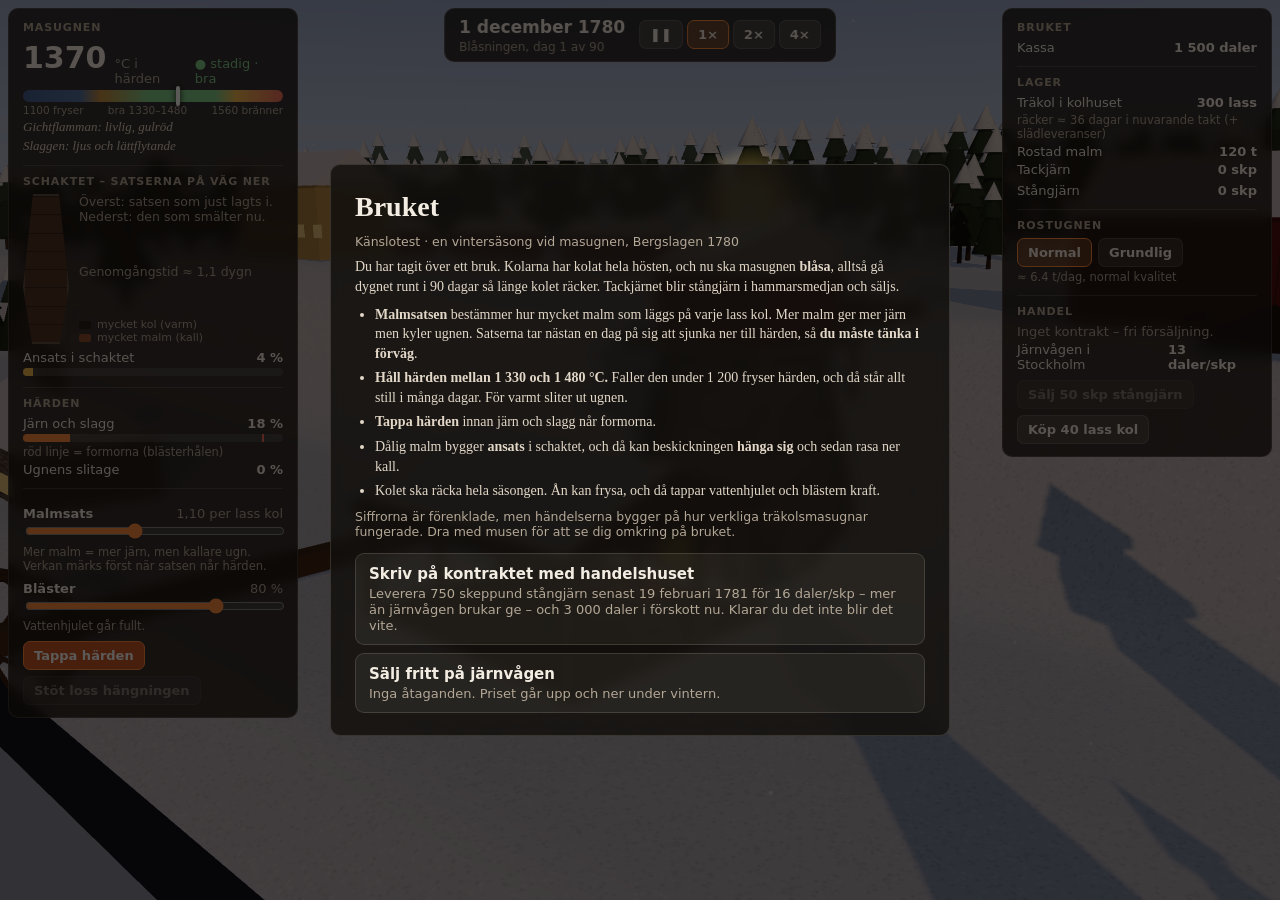
<file: prototypes/bruket/index.html>
<!doctype html>
<html lang="sv">
<head>
<meta charset="utf-8">
<meta name="viewport" content="width=device-width, initial-scale=1, viewport-fit=cover">
<title>Bruket – blåsningen 1780</title>
<style>
  :root {
    --panel: rgba(18, 16, 14, .84);
    --line: rgba(255, 240, 220, .14);
    --ink: #f3ece2;
    --muted: #b3a796;
    --ok: #7ccf8a;
    --warn: #f2b84b;
    --bad: #ef6b5b;
    --fire: #ff8a3c;
  }
  * { box-sizing: border-box; -webkit-tap-highlight-color: transparent; }
  html, body { margin: 0; height: 100%; overflow: hidden; background: #0d0c0b; color: var(--ink);
    font: 14px/1.4 Georgia, "Times New Roman", serif; }
  .ui, button, input { font-family: system-ui, -apple-system, "Segoe UI", sans-serif; }
  canvas { display: block; touch-action: none; }
  .panel { background: var(--panel); border: 1px solid var(--line); backdrop-filter: blur(6px); -webkit-backdrop-filter: blur(6px); border-radius: 10px; }
  .hidden { display: none !important; }
  h3 { margin: 0 0 6px; font: 600 11px system-ui; letter-spacing: .08em; text-transform: uppercase; color: var(--muted); }
  .btn { background: rgba(255,240,220,.1); color: var(--ink); border: 1px solid var(--line); border-radius: 7px; padding: 6px 10px; font: 600 13px system-ui; cursor: pointer; }
  .btn:hover:not(:disabled) { background: rgba(255,240,220,.18); }
  .btn:disabled { opacity: .4; cursor: default; }
  .btn.on { background: rgba(255,138,60,.25); border-color: var(--fire); }
  .btn.fire { background: #c2521d; border-color: #ff8a3c; color: #fff; }
  .btn.fire.pulse { animation: pulse 0.9s infinite; }
  .btn.big { background: #c2521d; color: #fff; border: 0; padding: 12px 22px; font-size: 16px; border-radius: 9px; }
  @keyframes pulse { 50% { box-shadow: 0 0 0 5px rgba(255, 138, 60, .35); } }

  #top { position: fixed; top: calc(8px + env(safe-area-inset-top)); left: 50%; transform: translateX(-50%); z-index: 5; display: flex; gap: 14px; align-items: center; padding: 7px 14px; white-space: nowrap; }
  #date { font-size: 17px; font-weight: 700; }
  #season { font: 12px system-ui; color: var(--muted); }
  .sp { display: flex; gap: 4px; }

  #furnace { position: fixed; left: 8px; top: calc(8px + env(safe-area-inset-top)); width: 290px; z-index: 4; padding: 12px 14px; max-height: calc(100% - 16px); overflow-y: auto; }
  #stock { position: fixed; right: 8px; top: calc(8px + env(safe-area-inset-top)); width: 270px; z-index: 4; padding: 12px 14px; max-height: calc(100% - 16px); overflow-y: auto; }

  .tbig { display: flex; align-items: baseline; gap: 8px; }
  .tbig b { font: 800 30px system-ui; font-variant-numeric: tabular-nums; }
  .tbig span { font: 13px system-ui; color: var(--muted); }
  .tbar { position: relative; height: 12px; border-radius: 6px; margin: 4px 0 2px;
    background: linear-gradient(90deg, #3a5a8c 0%, #4a6fa0 22%, #c58b3b 30%, #7ccf8a 48%, #7ccf8a 74%, #f2b84b 82%, #ef6b5b 100%); }
  .tbar i { position: absolute; top: -4px; width: 4px; height: 20px; background: #fff; border-radius: 2px; box-shadow: 0 0 6px #000; transition: left .25s; }
  .tscale { display: flex; justify-content: space-between; font: 10.5px system-ui; color: var(--muted); }
  .row { display: flex; justify-content: space-between; align-items: center; gap: 8px; margin: 3px 0; font: 13px system-ui; }
  .row b { font-variant-numeric: tabular-nums; }
  .meter { height: 8px; border-radius: 4px; background: rgba(255,255,255,.1); overflow: hidden; position: relative; }
  .meter i { display: block; height: 100%; transition: width .25s; }
  .meter .mark { position: absolute; top: -2px; bottom: -2px; width: 2px; background: var(--bad); }
  .sect { margin-top: 11px; padding-top: 9px; border-top: 1px solid var(--line); }
  .read { font: italic 13px Georgia, serif; color: #e6d7c2; margin: 3px 0; }
  .read em { font-style: normal; color: var(--muted); font: 11px system-ui; }

  #shaftWrap { display: flex; gap: 10px; align-items: stretch; }
  #shaft { width: 46px; height: 150px; position: relative; border-radius: 4px 4px 2px 2px; background: #241d17; border: 2px solid #5a4b3b; overflow: hidden;
    clip-path: polygon(22% 0, 78% 0, 100% 62%, 80% 100%, 20% 100%, 0 62%); }
  #shaft .ch { position: absolute; left: 0; right: 0; height: 12.5%; border-top: 1px solid rgba(0,0,0,.4); }
  #shaft .hang { position: absolute; inset: 0; background: repeating-linear-gradient(45deg, rgba(239,107,91,.3) 0 6px, transparent 6px 12px); }
  .shaftInfo { flex: 1; font: 12.5px system-ui; color: var(--muted); display: flex; flex-direction: column; justify-content: space-between; }
  .legend { display: flex; gap: 6px; align-items: center; font: 11px system-ui; }
  .legend i { width: 12px; height: 8px; border-radius: 2px; display: inline-block; }

  .ctl { margin: 8px 0 2px; }
  .ctl label { display: flex; justify-content: space-between; font: 600 13px system-ui; }
  .ctl label span { color: var(--muted); font-weight: 400; }
  .ctl input[type=range] { width: 100%; accent-color: var(--fire); }
  .ctl .hintline { font: 11.5px system-ui; color: var(--muted); }
  .btns { display: flex; gap: 6px; flex-wrap: wrap; margin-top: 8px; }

  #log { position: fixed; left: 50%; transform: translateX(-50%); bottom: calc(10px + env(safe-area-inset-bottom)); z-index: 4; width: min(560px, calc(100% - 600px)); min-width: 300px; display: flex; flex-direction: column-reverse; gap: 4px; pointer-events: none; }
  .msg { padding: 6px 11px; font: 13px system-ui; animation: tin .3s ease-out; }
  .msg.bad { border-color: rgba(239,107,91,.7); color: #ffd2cb; }
  .msg.warn { border-color: rgba(242,184,75,.6); }
  .msg.good { border-color: rgba(124,207,138,.5); }
  .msg.tip { border-color: rgba(140,180,255,.5); color: #d6e4ff; }
  .msg.out { opacity: 0; transition: opacity .8s; }
  @keyframes tin { from { transform: translateY(8px); opacity: 0; } }

  .modal { position: fixed; inset: 0; z-index: 10; display: flex; align-items: center; justify-content: center; background: rgba(8, 6, 4, .66); padding: 14px; }
  .modal > .panel { max-width: 620px; width: 100%; padding: 22px 24px; max-height: 100%; overflow-y: auto; }
  .modal h1 { margin: 0 0 4px; font-size: 28px; font-weight: 700; }
  .modal p { color: #e3d8c8; margin: 8px 0; }
  .modal ul { padding-left: 20px; color: #e3d8c8; margin: 8px 0; }
  .modal li { margin: 5px 0; }
  .modal .small { font: 12.5px system-ui; color: var(--muted); }
  .choices { display: flex; flex-direction: column; gap: 8px; margin-top: 14px; }
  .choice { text-align: left; padding: 11px 13px; border-radius: 9px; border: 1px solid var(--line); background: rgba(255,240,220,.06); color: var(--ink); cursor: pointer; font: 14px system-ui; }
  .choice:hover { border-color: var(--fire); background: rgba(255,138,60,.12); }
  .choice b { display: block; font-size: 15px; margin-bottom: 2px; }
  .choice span { color: var(--muted); font-size: 13px; }
  .stars { font-size: 40px; letter-spacing: 6px; color: var(--warn); text-align: center; }
  table { width: 100%; border-collapse: collapse; font: 14px system-ui; }
  td { padding: 5px 4px; border-bottom: 1px solid rgba(255,255,255,.07); }
  td.r { text-align: right; font-variant-numeric: tabular-nums; }

  @media (max-width: 1000px) {
    #furnace, #stock { width: 47vw; max-height: 46vh; top: auto; bottom: calc(8px + env(safe-area-inset-bottom)); font-size: 12px; padding: 9px 10px; }
    #log { bottom: auto; top: 60px; width: calc(100% - 16px); }
    #top { gap: 8px; padding: 6px 10px; }
  }
</style>
<script type="importmap">
{ "imports": { "three": "./lib/three.module.min.js", "three/addons/": "./lib/addons/" } }
</script>
</head>
<body>
<div id="top" class="panel ui">
  <div><div id="date">1 december 1780</div><div id="season">Blåsningen, dag 1 av 90</div></div>
  <div class="sp">
    <button class="btn" data-sp="0" title="Paus">❚❚</button>
    <button class="btn on" data-sp="1">1×</button>
    <button class="btn" data-sp="2">2×</button>
    <button class="btn" data-sp="4">4×</button>
  </div>
</div>

<div id="furnace" class="panel ui">
  <h3>Masugnen</h3>
  <div class="tbig"><b id="temp">1380</b><span>°C i härden</span><span id="trend"></span></div>
  <div class="tbar"><i id="tmark"></i></div>
  <div class="tscale"><span>1100 fryser</span><span>bra 1330–1480</span><span>1560 bränner</span></div>
  <div class="read" id="flame"></div>
  <div class="read" id="slag"></div>

  <div class="sect">
    <h3>Schaktet – satserna på väg ner</h3>
    <div id="shaftWrap">
      <div id="shaft"></div>
      <div class="shaftInfo">
        <div>Överst: satsen som just lagts i.<br>Nederst: den som smälter nu.</div>
        <div id="shaftTime"></div>
        <div>
          <div class="legend"><i style="background:#1c1714"></i>mycket kol (varm)</div>
          <div class="legend"><i style="background:#8a4a2c"></i>mycket malm (kall)</div>
        </div>
      </div>
    </div>
    <div class="row" style="margin-top:6px"><span>Ansats i schaktet</span><b id="ansatsTxt">0 %</b></div>
    <div class="meter"><i id="ansats" style="background:var(--warn);width:0"></i></div>
  </div>

  <div class="sect">
    <h3>Härden</h3>
    <div class="row"><span>Järn och slagg</span><b id="hearthTxt">0 %</b></div>
    <div class="meter"><i id="hearth" style="background:var(--fire);width:0"></i><span class="mark" style="left:92%"></span></div>
    <div class="row" style="font-size:11.5px;color:var(--muted)"><span>röd linje = formorna (blästerhålen)</span></div>
    <div class="row"><span>Ugnens slitage</span><b id="wearTxt">0 %</b></div>
  </div>

  <div class="sect">
    <div class="ctl">
      <label>Malmsats <span id="ratioTxt">1,10 per lass kol</span></label>
      <input type="range" id="ratio" min="0.6" max="1.8" step="0.05" value="1.1">
      <div class="hintline">Mer malm = mer järn, men kallare ugn. Verkan märks först när satsen når härden.</div>
    </div>
    <div class="ctl">
      <label>Bläster <span id="blastTxt">80 %</span></label>
      <input type="range" id="blast" min="0.2" max="1" step="0.05" value="0.8">
      <div class="hintline" id="waterTxt">Vattenhjulet går fullt.</div>
    </div>
    <div class="btns">
      <button class="btn fire" id="tapBtn">Tappa härden</button>
      <button class="btn" id="pokeBtn" disabled>Stöt loss hängningen</button>
    </div>
  </div>
</div>

<div id="stock" class="panel ui">
  <h3>Bruket</h3>
  <div class="row"><span>Kassa</span><b id="money">1 500 daler</b></div>
  <div class="sect">
    <h3>Lager</h3>
    <div class="row"><span>Träkol i kolhuset</span><b id="coal">0 lass</b></div>
    <div class="row" style="font-size:11.5px;color:var(--muted)"><span id="coalDays"></span></div>
    <div class="row"><span>Rostad malm</span><b id="ore">0 t</b></div>
    <div class="row"><span>Tackjärn</span><b id="pig">0 skp</b></div>
    <div class="row" style="font-size:11.5px;color:var(--muted)"><span id="pigQ"></span></div>
    <div class="row"><span>Stångjärn</span><b id="bar">0 skp</b></div>
  </div>
  <div class="sect">
    <h3>Rostugnen</h3>
    <div class="btns" style="margin-top:0">
      <button class="btn on" id="roastN">Normal</button>
      <button class="btn" id="roastG">Grundlig</button>
    </div>
    <div class="row" style="font-size:11.5px;color:var(--muted)"><span id="roastTxt"></span></div>
  </div>
  <div class="sect">
    <h3>Handel</h3>
    <div id="contract"></div>
    <div class="row"><span>Järnvågen i Stockholm</span><b id="price">24 daler/skp</b></div>
    <div class="btns">
      <button class="btn" id="sellBtn">Sälj 50 skp stångjärn</button>
      <button class="btn" id="buyCoalBtn">Köp 40 lass kol</button>
    </div>
  </div>
</div>

<div id="log" class="ui"></div>

<div id="intro" class="modal">
  <div class="panel">
    <h1>Bruket</h1>
    <p class="small">Känslotest · en vintersäsong vid masugnen, Bergslagen 1780</p>
    <p>Du har tagit över ett bruk. Kolarna har kolat hela hösten, och nu ska masugnen <b>blåsa</b>, alltså gå dygnet runt i 90 dagar så länge kolet räcker. Tackjärnet blir stångjärn i hammarsmedjan och säljs.</p>
    <ul>
      <li><b>Malmsatsen</b> bestämmer hur mycket malm som läggs på varje lass kol. Mer malm ger mer järn men kyler ugnen. Satserna tar nästan en dag på sig att sjunka ner till härden, så <b>du måste tänka i förväg</b>.</li>
      <li><b>Håll härden mellan 1 330 och 1 480 °C.</b> Faller den under 1 200 fryser härden, och då står allt still i många dagar. För varmt sliter ut ugnen.</li>
      <li><b>Tappa härden</b> innan järn och slagg når formorna.</li>
      <li>Dålig malm bygger <b>ansats</b> i schaktet, och då kan beskickningen <b>hänga sig</b> och sedan rasa ner kall.</li>
      <li>Kolet ska räcka hela säsongen. Ån kan frysa, och då tappar vattenhjulet och blästern kraft.</li>
    </ul>
    <p class="small">Siffrorna är förenklade, men händelserna bygger på hur verkliga träkolsmasugnar fungerade. Dra med musen för att se dig omkring på bruket.</p>
    <div class="choices" id="introChoices"></div>
  </div>
</div>

<div id="event" class="modal hidden">
  <div class="panel">
    <h1 id="evTitle"></h1>
    <p id="evText"></p>
    <div class="choices" id="evChoices"></div>
  </div>
</div>

<script type="module" src="./game.js"></script>
</body>
</html>
</file>
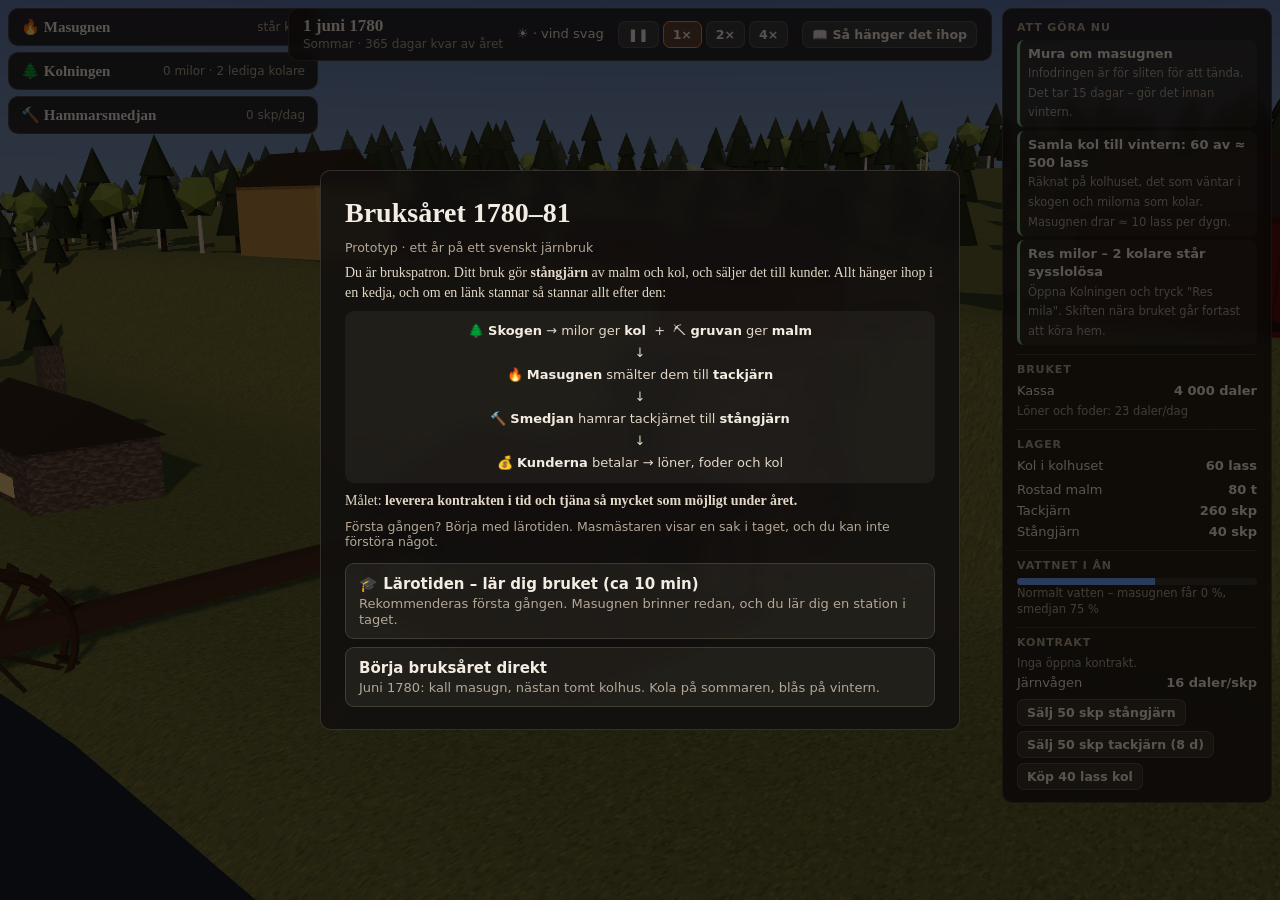
<file: prototypes/bruksaret/index.html>
<!doctype html>
<html lang="sv">
<head>
<meta charset="utf-8">
<meta name="viewport" content="width=device-width, initial-scale=1, viewport-fit=cover">
<title>Bruksåret 1780–81</title>
<style>
  :root {
    --panel: rgba(18, 16, 14, .86);
    --line: rgba(255, 240, 220, .14);
    --ink: #f3ece2;
    --muted: #b3a796;
    --ok: #7ccf8a;
    --warn: #f2b84b;
    --bad: #ef6b5b;
    --fire: #ff8a3c;
  }
  * { box-sizing: border-box; -webkit-tap-highlight-color: transparent; }
  html, body { margin: 0; height: 100%; overflow: hidden; background: #0d0c0b; color: var(--ink); font: 14px/1.4 Georgia, "Times New Roman", serif; }
  canvas { display: block; touch-action: none; }
  .panel { background: var(--panel); border: 1px solid var(--line); backdrop-filter: blur(6px); -webkit-backdrop-filter: blur(6px); border-radius: 10px; }
  .hidden { display: none !important; }
  h3 { margin: 0 0 6px; font: 600 11px system-ui; letter-spacing: .08em; text-transform: uppercase; color: var(--muted); }
  .btn { background: rgba(255,240,220,.1); color: var(--ink); border: 1px solid var(--line); border-radius: 7px; padding: 5px 9px; font: 600 12.5px system-ui; cursor: pointer; }
  .btn:hover:not(:disabled) { background: rgba(255,240,220,.18); }
  .btn:disabled { opacity: .4; cursor: default; }
  .btn.on { background: rgba(255,138,60,.25); border-color: var(--fire); }
  .btn.fire { background: #c2521d; border-color: #ff8a3c; color: #fff; }
  .btn.pulse { animation: pulse 0.9s infinite; }
  .btn.big { background: #c2521d; color: #fff; border: 0; padding: 12px 22px; font-size: 16px; border-radius: 9px; }
  .btn.sm { padding: 3px 8px; font-size: 12px; }
  @keyframes pulse { 50% { box-shadow: 0 0 0 5px rgba(255, 138, 60, .35); } }

  #top { position: fixed; top: calc(8px + env(safe-area-inset-top)); left: 50%; transform: translateX(-50%); z-index: 5; display: flex; gap: 14px; align-items: center; padding: 7px 14px; white-space: nowrap; font-family: system-ui; }
  #date { font: 700 17px Georgia, serif; }
  #season { font-size: 12px; color: var(--muted); }
  #weather { font-size: 13px; }
  .sp { display: flex; gap: 4px; }

  #left { position: fixed; left: 8px; top: calc(8px + env(safe-area-inset-top)); width: 310px; z-index: 4; max-height: calc(100% - 16px); overflow-y: auto; display: flex; flex-direction: column; gap: 6px; font-family: system-ui; }
  #right { position: fixed; right: 8px; top: calc(8px + env(safe-area-inset-top)); width: 270px; z-index: 4; padding: 12px 14px; max-height: calc(100% - 16px); overflow-y: auto; font-family: system-ui; }
  .st { padding: 0; overflow: hidden; }
  .st > .hd { display: flex; justify-content: space-between; align-items: center; padding: 9px 12px; cursor: pointer; gap: 8px; }
  .st > .hd:hover { background: rgba(255,240,220,.05); }
  .st > .hd b { font: 700 15px Georgia, serif; }
  .st > .hd .sum { font-size: 12px; color: var(--muted); text-align: right; }
  .st > .hd .badge { background: var(--bad); color: #fff; border-radius: 10px; padding: 1px 7px; font-size: 11.5px; font-weight: 700; margin-left: 6px; animation: pulse 1s infinite; }
  .st > .bd { padding: 2px 12px 12px; border-top: 1px solid var(--line); }
  .st.closed > .bd { display: none; }

  .tbig { display: flex; align-items: baseline; gap: 8px; }
  .tbig b { font: 800 28px system-ui; font-variant-numeric: tabular-nums; }
  .tbig span { font-size: 12.5px; color: var(--muted); }
  .tbar { position: relative; height: 11px; border-radius: 6px; margin: 4px 0 2px;
    background: linear-gradient(90deg, #3a5a8c 0%, #4a6fa0 22%, #c58b3b 30%, #7ccf8a 48%, #7ccf8a 74%, #f2b84b 82%, #ef6b5b 100%); }
  .tbar i { position: absolute; top: -4px; width: 4px; height: 19px; background: #fff; border-radius: 2px; box-shadow: 0 0 6px #000; transition: left .25s; }
  .tscale { display: flex; justify-content: space-between; font-size: 10.5px; color: var(--muted); }
  .row { display: flex; justify-content: space-between; align-items: center; gap: 8px; margin: 3px 0; font-size: 13px; }
  .row b { font-variant-numeric: tabular-nums; }
  .small { font-size: 11.5px; color: var(--muted); }
  .meter { height: 7px; border-radius: 4px; background: rgba(255,255,255,.1); overflow: hidden; position: relative; }
  .meter i { display: block; height: 100%; transition: width .25s; }
  .meter .mark { position: absolute; top: -2px; bottom: -2px; width: 2px; background: var(--bad); }
  .sect { margin-top: 9px; padding-top: 8px; border-top: 1px solid var(--line); }
  .read { font: italic 13px Georgia, serif; color: #e6d7c2; margin: 2px 0; }
  #shaftWrap { display: flex; gap: 10px; align-items: stretch; }
  #shaft { width: 40px; height: 120px; position: relative; background: #241d17; border: 2px solid #5a4b3b; overflow: hidden; clip-path: polygon(22% 0, 78% 0, 100% 62%, 80% 100%, 20% 100%, 0 62%); }
  #shaft .ch { position: absolute; left: 0; right: 0; height: 12.5%; border-top: 1px solid rgba(0,0,0,.4); }
  #shaft .hang { position: absolute; inset: 0; background: repeating-linear-gradient(45deg, rgba(239,107,91,.3) 0 6px, transparent 6px 12px); }
  .ctl { margin: 7px 0 2px; }
  .ctl label { display: flex; justify-content: space-between; font-weight: 600; font-size: 12.5px; }
  .ctl label span { color: var(--muted); font-weight: 400; }
  .ctl input[type=range] { width: 100%; accent-color: var(--fire); }
  .btns { display: flex; gap: 5px; flex-wrap: wrap; margin-top: 7px; }
  .stepper { display: flex; align-items: center; gap: 6px; }
  .stepper b { min-width: 22px; text-align: center; }

  .mila { padding: 7px 9px; border-radius: 8px; background: rgba(255,240,220,.05); border: 1px solid var(--line); margin: 5px 0; }
  .mila.alarm { border-color: var(--bad); background: rgba(239,107,91,.12); }
  .mila .t { display: flex; justify-content: space-between; font-size: 12.5px; }
  .mila .t b { font-size: 13px; }
  .lot { display: flex; justify-content: space-between; align-items: center; gap: 6px; font-size: 12.5px; padding: 4px 0; border-bottom: 1px solid rgba(255,255,255,.05); }

  #log { position: fixed; left: 50%; transform: translateX(-50%); bottom: calc(10px + env(safe-area-inset-bottom)); z-index: 4; width: min(540px, calc(100% - 620px)); min-width: 280px; display: flex; flex-direction: column-reverse; gap: 4px; pointer-events: none; font-family: system-ui; }
  .msg { padding: 6px 11px; font-size: 13px; animation: tin .3s ease-out; }
  .msg.bad { border-color: rgba(239,107,91,.7); color: #ffd2cb; }
  .msg.warn { border-color: rgba(242,184,75,.6); }
  .msg.good { border-color: rgba(124,207,138,.5); }
  .msg.tip { border-color: rgba(140,180,255,.5); color: #d6e4ff; }
  .msg.out { opacity: 0; transition: opacity .8s; }
  @keyframes tin { from { transform: translateY(8px); opacity: 0; } }

  #labels { position: fixed; inset: 0; pointer-events: none; z-index: 3; overflow: hidden; font-family: system-ui; }
  .lbl { position: absolute; transform: translate(-50%, -100%); white-space: nowrap; padding: 2px 7px; border-radius: 7px; background: rgba(18,16,14,.8); border: 1px solid var(--line); font-size: 11.5px; pointer-events: auto; cursor: pointer; }
  .lbl.alarm { border-color: var(--bad); color: #ffd2cb; animation: pulse 1s infinite; }

  .modal { position: fixed; inset: 0; z-index: 10; display: flex; align-items: center; justify-content: center; background: rgba(8, 6, 4, .66); padding: 14px; }
  .modal > .panel { max-width: 640px; width: 100%; padding: 22px 24px; max-height: 100%; overflow-y: auto; }
  .modal h1 { margin: 0 0 4px; font-size: 28px; }
  .modal p { color: #e3d8c8; margin: 8px 0; }
  .modal ul { padding-left: 20px; color: #e3d8c8; margin: 8px 0; }
  .modal li { margin: 5px 0; }
  .modal .small { font: 12.5px system-ui; color: var(--muted); }
  .choices { display: flex; flex-direction: column; gap: 8px; margin-top: 14px; }
  .choice { text-align: left; padding: 11px 13px; border-radius: 9px; border: 1px solid var(--line); background: rgba(255,240,220,.06); color: var(--ink); cursor: pointer; font: 14px system-ui; }
  .choice:hover { border-color: var(--fire); background: rgba(255,138,60,.12); }
  .choice b { display: block; font-size: 15px; margin-bottom: 2px; }
  .choice span { color: var(--muted); font-size: 13px; }
  .stars { font-size: 40px; letter-spacing: 6px; color: var(--warn); text-align: center; }
  table { width: 100%; border-collapse: collapse; font: 14px system-ui; }
  td { padding: 5px 4px; border-bottom: 1px solid rgba(255,255,255,.07); }
  td.r { text-align: right; font-variant-numeric: tabular-nums; }


  #coach { position: fixed; top: calc(70px + env(safe-area-inset-top)); left: 50%; transform: translateX(-50%); z-index: 6; width: min(440px, calc(100% - 620px)); min-width: 300px; padding: 13px 16px 12px; font-family: system-ui; border-color: rgba(140,180,255,.55); box-shadow: 0 6px 30px rgba(0,0,0,.5); }
  #coach .ct { font-size: 11px; color: var(--muted); text-transform: uppercase; letter-spacing: .07em; display: flex; justify-content: space-between; }
  #coach .ct a { color: var(--muted); cursor: pointer; text-decoration: underline; text-transform: none; letter-spacing: 0; }
  #coach h2 { margin: 3px 0 5px; font: 700 18px Georgia, serif; }
  #coach p { margin: 5px 0; font-size: 13.5px; color: #e9e1d4; }
  #coach ul { margin: 5px 0; padding-left: 18px; font-size: 13.5px; color: #e9e1d4; }
  #coach .do { margin-top: 7px; padding: 6px 9px; border-radius: 7px; background: rgba(140,180,255,.14); color: #dfe8ff; font-size: 13.5px; }
  #coach .do.ok { background: rgba(124,207,138,.18); color: #d9f5de; }
  .hl { outline: 3px solid #8cb4ff; outline-offset: 2px; border-radius: 8px; animation: hlp 1.1s infinite; }
  @keyframes hlp { 50% { outline-color: rgba(140,180,255,.25); } }
  .st.locked { opacity: .4; }
  .st.locked > .hd { cursor: default; }
  #todo .item { padding: 5px 8px; margin: 4px 0; border-radius: 7px; background: rgba(255,240,220,.05); border-left: 3px solid var(--ok); }
  #todo .item.bad { border-left-color: var(--bad); background: rgba(239,107,91,.1); }
  #todo .item b { display: block; font-size: 13px; }
  #todo .item span { font-size: 11.5px; color: var(--muted); }
  .chain { display: grid; grid-template-columns: 1fr 1fr; gap: 0 10px; font-family: system-ui; }
  .chain .card { border: 1px solid var(--line); border-radius: 9px; padding: 8px 10px; background: rgba(255,240,220,.05); border-left: 4px solid var(--ok); }
  .chain .card.warn { border-left-color: var(--warn); } .chain .card.bad { border-left-color: var(--bad); background: rgba(239,107,91,.08); }
  .chain .card.wide { grid-column: 1 / 3; }
  .chain .card h4 { margin: 0; font: 700 15px Georgia, serif; display: flex; justify-content: space-between; gap: 6px; }
  .chain .card h4 span { font: 600 12.5px system-ui; color: var(--ink); }
  .chain .card .st2 { font-size: 12.5px; margin-top: 2px; }
  .chain .card .why { font-size: 11.5px; color: var(--muted); margin-top: 3px; }
  .chain .arr { text-align: center; color: var(--fire); font-size: 13px; padding: 2px 0; }
  .chain .arr.wide { grid-column: 1 / 3; }
  .intro-chain { font: 13px system-ui; color: #e3d8c8; text-align: center; background: rgba(255,240,220,.05); border-radius: 9px; padding: 9px; line-height: 1.7; }
  .intro-chain b { color: var(--ink); }

  @media (max-width: 1000px) {
    #coach { top: auto; bottom: calc(50vh + 8px); width: calc(100% - 16px); min-width: 0; }
    #left, #right { width: 48vw; max-height: 48vh; top: auto; bottom: calc(8px + env(safe-area-inset-bottom)); }
    #log { bottom: auto; top: 64px; width: calc(100% - 16px); }
  }
</style>
<script type="importmap">
{ "imports": { "three": "./lib/three.module.min.js", "three/addons/": "./lib/addons/" } }
</script>
</head>
<body>
<div id="top" class="panel">
  <div><div id="date">1 juni 1780</div><div id="season">Sommar</div></div>
  <div id="weather"></div>
  <div class="sp">
    <button class="btn" data-sp="0" title="Paus">❚❚</button>
    <button class="btn on" data-sp="1">1×</button>
    <button class="btn" data-sp="2">2×</button>
    <button class="btn" data-sp="4">4×</button>
  </div>
  <button class="btn" id="chainBtn">📖 Så hänger det ihop</button>
</div>

<div id="left">
  <!-- MASUGNEN -->
  <div class="st panel closed" id="stF">
    <div class="hd" data-st="F"><b>🔥 Masugnen</b><span class="sum" id="sumF"></span></div>
    <div class="bd">
      <div id="fOff">
        <p class="small" id="fOffTxt"></p>
        <div class="row"><span>Infodringens slitage</span><b id="wearOff">0 %</b></div>
        <div class="btns"><button class="btn fire" id="lightBtn">Tänd masugnen</button><button class="btn" id="relineBtn">Mura om (15 dagar, 600 daler)</button></div>
      </div>
      <div id="fOn">
        <div class="tbig" id="tempBox"><b id="temp">—</b><span>°C i härden</span><span id="trend"></span></div>
        <div class="tbar"><i id="tmark"></i></div>
        <div class="tscale"><span>1100 fryser</span><span>bra 1330–1480</span><span>1560</span></div>
        <div class="read" id="flame"></div>
        <div class="row" id="rowFcast" style="margin-top:6px"><span>Prognos om ≈ ett dygn</span><b id="fcast">—</b></div>
        <div id="advBox" style="margin:6px 0;padding:7px 9px;border-radius:8px;background:rgba(140,180,255,.1);border:1px solid rgba(140,180,255,.3)"><div style="font-size:11px;color:var(--muted);text-transform:uppercase;letter-spacing:.06em">Masmästaren säger</div><div id="advice" style="font-size:13px;color:#dfe8ff"></div><div class="btns" style="margin-top:5px"><button class="btn sm" id="followBtn">Sätt malmsats</button></div></div>
        <div class="sect">
          <div id="shaftWrap">
            <div id="shaft"></div>
            <div style="flex:1;display:flex;flex-direction:column;justify-content:space-between;font-size:12px;color:var(--muted)">
              <div>Schaktet: satserna sjunker nedåt.<br>Mörk = mycket kol (varm), rostbrun = mycket malm (kall).</div>
              <div id="shaftTime"></div>
              <div class="row" style="margin:0"><span>Ansats</span><b id="ansatsTxt">0 %</b></div>
              <div class="meter"><i id="ansats" style="background:var(--warn);width:0"></i></div>
            </div>
          </div>
        </div>
        <div class="sect" id="sectHearth">
          <div class="row"><span>Härden (järn + slagg)</span><b id="hearthTxt">0 %</b></div>
          <div class="meter"><i id="hearth" style="background:var(--fire);width:0"></i><span class="mark" style="left:92%"></span></div>
          <div class="row"><span>Infodringens slitage</span><b id="wearTxt">0 %</b></div>
        </div>
        <div class="ctl" id="ctlRatio"><label>Malmsats <span id="ratioTxt"></span></label><input type="range" id="ratio" min="0.6" max="1.8" step="0.05" value="1.0"></div>
        <div class="ctl" id="ctlBlast"><label>Bläster <span id="blastTxt"></span></label><input type="range" id="blast" min="0.2" max="1" step="0.05" value="0.8"></div>
        <div class="btns">
          <button class="btn fire" id="tapBtn">Tappa härden</button>
          <label class="small" id="autoTapL" style="display:flex;align-items:center;gap:4px"><input type="checkbox" id="autoTap" checked>Masmästaren tappar själv</label>
          <button class="btn" id="pokeBtn" disabled>Stöt loss</button>
          <button class="btn" id="blowDownBtn">Blås ner</button>
        </div>
      </div>
    </div>
  </div>

  <!-- KOLNINGEN -->
  <div class="st panel closed" id="stK">
    <div class="hd" data-st="K"><b>🌲 Kolningen</b><span class="sum" id="sumK"></span></div>
    <div class="bd">
      <div class="row"><span>Kolare (2,5 daler/dag var)</span><span class="stepper"><button class="btn sm" id="kolMinus">−</button><b id="kolN">2</b><button class="btn sm" id="kolPlus">+</button></span></div>
      <div class="row"><span>Hästar för kolkörning (1,5 daler/dag)</span><span class="stepper"><button class="btn sm" id="horseMinus">−</button><b id="horseN">2</b><button class="btn sm" id="horsePlus">+</button></span></div>
      <div class="small" id="haulTxt"></div>
      <div id="milor"></div>
      <div class="sect">
        <h3>Skiften – res en ny mila</h3>
        <div id="lots"></div>
      </div>
    </div>
  </div>

  <!-- SMEDJAN -->
  <div class="st panel closed" id="stS">
    <div class="hd" data-st="S"><b>🔨 Hammarsmedjan</b><span class="sum" id="sumS"></span></div>
    <div class="bd">
      <div class="row"><span>Takt</span><span class="btns" style="margin:0"><button class="btn sm" data-takt="0.7">Lugn</button><button class="btn sm on" data-takt="1">Normal</button><button class="btn sm" data-takt="1.3">Hård</button></span></div>
      <div class="small">Hård takt ger mer stångjärn men drar mer kol, och hammarskaftet kan spricka.</div>
      <div class="row" style="margin-top:8px"><span>Vattnet går först till</span><span class="btns" style="margin:0"><button class="btn sm on" data-prio="F">Masugnen</button><button class="btn sm" data-prio="S">Smedjan</button></span></div>
      <div class="small" id="smithTxt"></div>
      <div class="btns"><button class="btn fire hidden" id="repairBtn">Byt hammarskaft</button></div>
    </div>
  </div>
</div>

<div id="right" class="panel">
  <div id="todo"><h3>Att göra nu</h3><div id="todoList"></div></div>
  <div class="sect" id="moneyBox">
  <h3>Bruket</h3>
  <div class="row"><span>Kassa</span><b id="money"></b></div>
  <div class="row small"><span id="costTxt"></span></div>
  </div>
  <div class="sect">
    <h3>Lager</h3>
    <div class="row"><span>Kol i kolhuset</span><b id="coal"></b></div>
    <div class="row small"><span id="coalForest"></span></div>
    <div class="row"><span>Rostad malm</span><b id="ore"></b></div>
    <div class="row"><span>Tackjärn</span><b id="pig"></b></div>
    <div class="row" id="rowBar"><span>Stångjärn</span><b id="bar"></b></div>
  </div>
  <div class="sect">
    <h3>Vattnet i ån</h3>
    <div class="meter"><i id="water" style="background:#6aa8ff"></i></div>
    <div class="small" id="waterTxt"></div>
  </div>
  <div class="sect">
    <h3>Kontrakt</h3>
    <div id="contracts"></div>
    <div class="row"><span>Järnvågen</span><b id="price"></b></div>
    <div class="btns"><button class="btn" id="sellBtn">Sälj 50 skp stångjärn</button><button class="btn" id="sellPigBtn">Sälj 50 skp tackjärn (8 d)</button><button class="btn" id="buyCoalBtn">Köp 40 lass kol</button></div>
  </div>
</div>

<div id="labels"></div>
<div id="log"></div>

<div id="intro" class="modal">
  <div class="panel">
    <h1>Bruksåret 1780–81</h1>
    <p class="small">Prototyp · ett år på ett svenskt järnbruk</p>
    <p>Du är brukspatron. Ditt bruk gör <b>stångjärn</b> av malm och kol, och säljer det till kunder. Allt hänger ihop i en kedja, och om en länk stannar så stannar allt efter den:</p>
    <div class="intro-chain">🌲 <b>Skogen</b> → milor ger <b>kol</b> &nbsp;+&nbsp; ⛏ <b>gruvan</b> ger <b>malm</b><br>↓<br>🔥 <b>Masugnen</b> smälter dem till <b>tackjärn</b><br>↓<br>🔨 <b>Smedjan</b> hamrar tackjärnet till <b>stångjärn</b><br>↓<br>💰 <b>Kunderna</b> betalar → löner, foder och kol</div>
    <p>Målet: <b>leverera kontrakten i tid och tjäna så mycket som möjligt under året.</b></p>
    <p class="small" id="introNote">Första gången? Börja med lärotiden. Masmästaren visar en sak i taget, och du kan inte förstöra något.</p>
    <div class="choices">
      <button class="choice" id="tutBtn"><b>🎓 Lärotiden – lär dig bruket (ca 10 min)</b><span>Rekommenderas första gången. Masugnen brinner redan, och du lär dig en station i taget.</span></button>
      <button class="choice" id="startBtn"><b>Börja bruksåret direkt</b><span>Juni 1780: kall masugn, nästan tomt kolhus. Kola på sommaren, blås på vintern.</span></button>
    </div>
  </div>
</div>

<div id="coach" class="panel hidden"><div class="ct"><span id="coachStep"></span><a id="coachSkip">hoppa över lärotiden</a></div><h2 id="coachTitle"></h2><div id="coachText"></div><div class="btns" id="coachBtns"></div></div>

<div id="chain" class="modal hidden">
  <div class="panel">
    <h1>Så hänger bruket ihop</h1>
    <p class="small">Uppifrån och ner: varje station behöver det som kommer ovanför. Färgen visar läget just nu: grön = bra, gul = håll koll, röd = gör något.</p>
    <div id="chainBody"></div>
    <p style="text-align:center;margin-top:12px"><button class="btn big" id="chainClose">Tillbaka till bruket</button></p>
  </div>
</div>

<div id="event" class="modal hidden">
  <div class="panel">
    <h1 id="evTitle"></h1>
    <div id="evText"></div>
    <div class="choices" id="evChoices"></div>
  </div>
</div>

<script type="module" src="./game.js"></script>
</body>
</html>
</file>
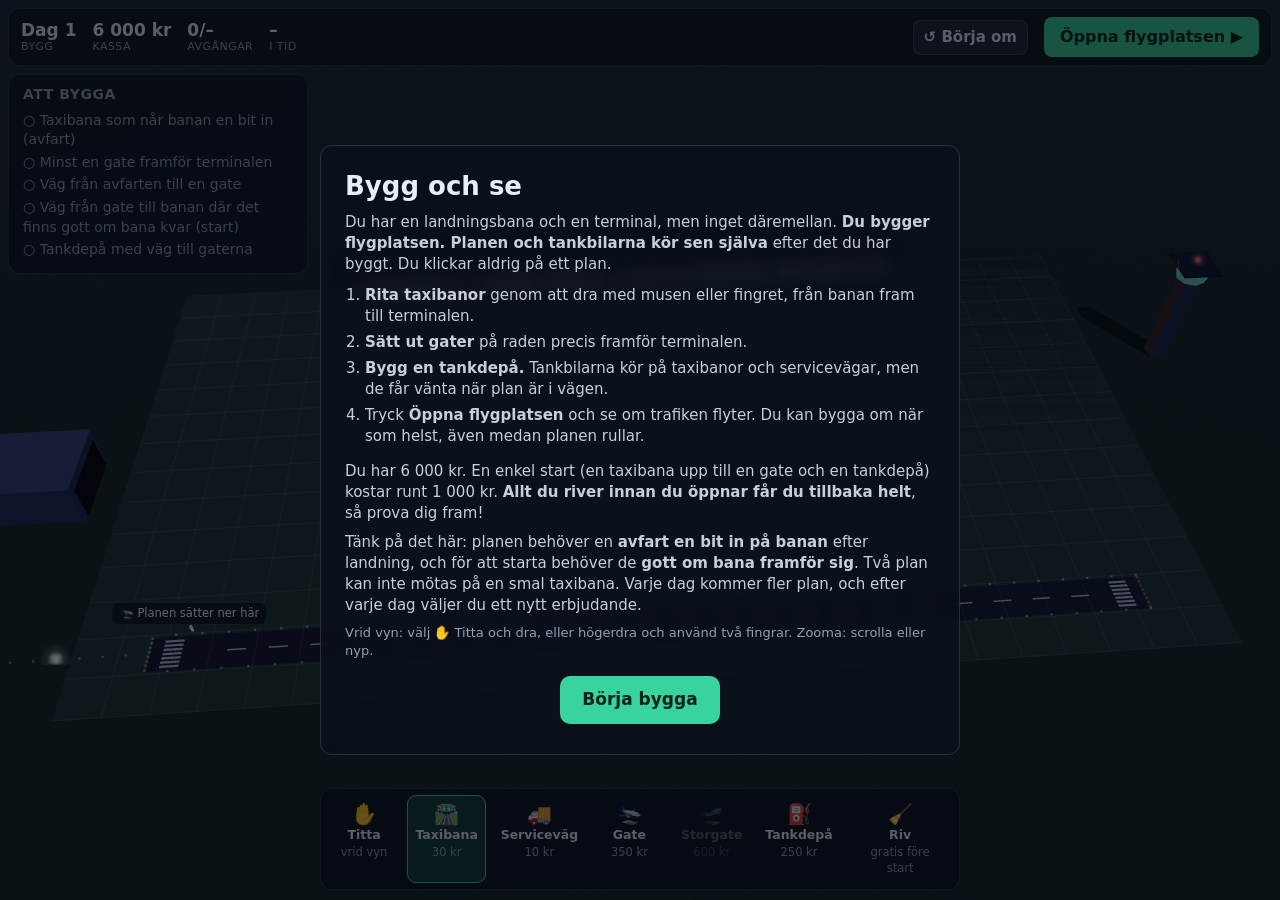
<file: prototypes/bygg-och-se/index.html>
<!doctype html>
<html lang="sv">
<head>
<meta charset="utf-8">
<meta name="viewport" content="width=device-width, initial-scale=1, maximum-scale=1, user-scalable=no, viewport-fit=cover">
<title>Flygplatschefen – Bygg och se</title>
<style>
  :root {
    --panel: rgba(10, 16, 28, .82);
    --line: rgba(255, 255, 255, .13);
    --ink: #e8eef7;
    --muted: #93a1b5;
    --ok: #38d39f;
    --warn: #ffcf6b;
    --bad: #ff5a5a;
  }
  * { box-sizing: border-box; -webkit-tap-highlight-color: transparent; }
  html, body { margin: 0; height: 100%; overflow: hidden; background: #070b14; color: var(--ink);
    font: 15px/1.4 system-ui, -apple-system, "Segoe UI", sans-serif; user-select: none; -webkit-user-select: none; }
  canvas { display: block; touch-action: none; }
  .panel { background: var(--panel); border: 1px solid var(--line); backdrop-filter: blur(8px); -webkit-backdrop-filter: blur(8px); border-radius: 12px; }
  .hidden { display: none !important; }

  #top { position: fixed; top: calc(8px + env(safe-area-inset-top)); left: 8px; right: 8px; display: flex; gap: 16px; align-items: center; padding: 8px 12px; z-index: 5; flex-wrap: wrap; }
  .stat { display: flex; flex-direction: column; line-height: 1.15; }
  .stat b { font-size: 17px; font-variant-numeric: tabular-nums; }
  .stat span { font-size: 11px; color: var(--muted); text-transform: uppercase; letter-spacing: .04em; }
  .grow { flex: 1; }
  .btn { background: rgba(255,255,255,.08); color: var(--ink); border: 1px solid var(--line); border-radius: 8px; padding: 6px 10px; font: inherit; font-weight: 600; cursor: pointer; }
  .btn:hover { background: rgba(255,255,255,.16); }
  .btn.on { background: rgba(56,211,159,.25); border-color: var(--ok); }
  .btn.go { background: var(--ok); color: #062317; border: 0; padding: 9px 16px; font-size: 16px; }
  .btn.go:hover { filter: brightness(1.08); }
  .btn.big { background: var(--ok); color: #062317; border: 0; padding: 12px 22px; font-size: 17px; border-radius: 10px; }
  #speeds { display: flex; gap: 4px; }

  #tools { position: fixed; left: 50%; transform: translateX(-50%); bottom: calc(10px + env(safe-area-inset-bottom)); z-index: 5; display: flex; gap: 6px; padding: 6px; max-width: calc(100% - 16px); overflow-x: auto; }
  .tool { display: flex; flex-direction: column; align-items: center; min-width: 74px; padding: 6px 8px; border-radius: 9px; border: 1px solid transparent; background: transparent; color: var(--ink); font: inherit; cursor: pointer; }
  .tool:hover { background: rgba(255,255,255,.08); }
  .tool.on { background: rgba(56,211,159,.2); border-color: var(--ok); }
  .tool .ic { font-size: 20px; line-height: 1.2; }
  .tool .nm { font-size: 12.5px; font-weight: 600; white-space: nowrap; }
  .tool .pr { font-size: 11.5px; color: var(--muted); }
  .tool.locked { opacity: .35; pointer-events: none; }

  #check { position: fixed; left: 8px; top: calc(74px + env(safe-area-inset-top)); z-index: 4; padding: 10px 14px; max-width: 300px; font-size: 14px; }
  #check h3 { margin: 0 0 6px; font-size: 14px; color: var(--muted); text-transform: uppercase; letter-spacing: .04em; }
  #check div { margin: 3px 0; }
  #check .y { color: var(--ok); }
  #check .n { color: var(--muted); }

  #toasts { position: fixed; top: calc(74px + env(safe-area-inset-top)); right: 8px; z-index: 4; display: flex; flex-direction: column; gap: 6px; max-width: min(340px, 70vw); pointer-events: none; align-items: flex-end; }
  .toast { padding: 7px 11px; font-size: 14px; animation: tin .25s ease-out; }
  .toast.bad { border-color: rgba(255,90,90,.7); color: #ffd0d0; }
  .toast.good { border-color: rgba(56,211,159,.5); }
  .toast.warn { border-color: rgba(255,207,107,.6); }
  .toast.out { opacity: 0; transition: opacity .6s; }
  @keyframes tin { from { transform: translateX(10px); opacity: 0; } }

  #tip { position: fixed; z-index: 6; pointer-events: none; padding: 4px 8px; font-size: 12.5px; border-radius: 7px; background: rgba(8,12,22,.9); border: 1px solid var(--line); transform: translate(14px, 14px); white-space: nowrap; }
  #tip.bad { color: #ffb3b3; }

  #labels { position: fixed; inset: 0; pointer-events: none; z-index: 3; overflow: hidden; }
  .lbl { position: absolute; transform: translate(-50%, -100%); white-space: nowrap; padding: 2px 7px; border-radius: 7px; background: rgba(8, 12, 22, .78); border: 1px solid var(--line); font-size: 12px; text-align: center; }
  .lbl.place { color: var(--muted); font-size: 11.5px; }
  .lbl.prob { border-color: var(--warn); color: var(--warn); }
  .lbl.bad { border-color: var(--bad); color: #ffc4c4; background: rgba(70, 10, 16, .85); animation: pulse .9s infinite; }
  .lbl b { color: var(--ink); }
  @keyframes pulse { 50% { box-shadow: 0 0 0 4px rgba(255, 90, 90, .25); } }

  .modal { position: fixed; inset: 0; z-index: 10; display: flex; align-items: center; justify-content: center; background: rgba(4, 7, 14, .62); padding: 16px; }
  .modal > .panel { max-width: 640px; width: 100%; padding: 22px 24px; max-height: 100%; overflow-y: auto; }
  .modal h1 { margin: 0 0 6px; font-size: 26px; }
  .modal p { color: #c5d0de; margin: 8px 0; }
  .modal ol { padding-left: 20px; color: #c5d0de; margin: 10px 0 14px; }
  .modal li { margin: 5px 0; }
  .modal .small { font-size: 13px; color: var(--muted); }
  .stars { font-size: 42px; letter-spacing: 6px; color: var(--warn); margin: 4px 0; text-align: center; }
  .sumgrid { display: grid; grid-template-columns: repeat(4, 1fr); gap: 8px; margin: 10px 0 14px; }
  .sumgrid div { background: rgba(255,255,255,.05); border-radius: 9px; padding: 8px; text-align: center; }
  .sumgrid b { display: block; font-size: 20px; }
  .sumgrid span { font-size: 11.5px; color: var(--muted); }
  .cards { display: grid; grid-template-columns: repeat(3, 1fr); gap: 10px; margin-top: 8px; }
  .card { text-align: left; background: rgba(255,255,255,.05); border: 1px solid var(--line); border-radius: 12px; padding: 12px; cursor: pointer; color: var(--ink); font: inherit; }
  .card:hover { border-color: var(--ok); background: rgba(56,211,159,.1); }
  .card .ic { font-size: 26px; }
  .card b { display: block; margin: 4px 0; font-size: 15px; }
  .card span { font-size: 13px; color: #b9c5d4; }

  @media (max-width: 760px) {
    #top { gap: 10px; }
    .stat b { font-size: 15px; }
    #check { font-size: 12px; max-width: 230px; padding: 8px 10px; top: calc(126px + env(safe-area-inset-top)); }
    #check h3 { font-size: 12px; }
    .tool { min-width: 62px; padding: 5px 4px; }
    .cards { grid-template-columns: 1fr; }
    .sumgrid { grid-template-columns: repeat(2, 1fr); }
    #toasts { top: auto; bottom: calc(96px + env(safe-area-inset-bottom)); }
  }
</style>
<script type="importmap">
{ "imports": { "three": "./lib/three.module.min.js", "three/addons/": "./lib/addons/" } }
</script>
</head>
<body>
<div id="top" class="panel">
  <div class="stat"><b id="day">Dag 1</b><span id="phase">Bygg</span></div>
  <div class="stat"><b id="money">3 000 kr</b><span>Kassa</span></div>
  <div class="stat"><b id="deps">0/0</b><span>Avgångar</span></div>
  <div class="stat"><b id="ontime">–</b><span>I tid</span></div>
  <div class="grow"></div>
  <div id="speeds" class="hidden">
    <button class="btn" data-sp="0">❚❚</button>
    <button class="btn on" data-sp="1">1×</button>
    <button class="btn" data-sp="2">2×</button>
    <button class="btn" data-sp="4">4×</button>
  </div>
  <button class="btn" id="resetBtn" title="Riv allt och börja om">↺ Börja om</button>
  <button class="btn go" id="openBtn">Öppna flygplatsen ▶</button>
</div>

<div id="check" class="panel"></div>
<div id="toasts"></div>
<div id="labels"></div>
<div id="tip" class="hidden"></div>

<div id="tools" class="panel">
  <button class="tool" data-tool="look"><span class="ic">✋</span><span class="nm">Titta</span><span class="pr">vrid vyn</span></button>
  <button class="tool on" data-tool="taxi"><span class="ic">🛣️</span><span class="nm">Taxibana</span><span class="pr" data-cost="taxi"></span></button>
  <button class="tool" data-tool="road"><span class="ic">🚚</span><span class="nm">Serviceväg</span><span class="pr" data-cost="road"></span></button>
  <button class="tool" data-tool="gate"><span class="ic">🛬</span><span class="nm">Gate</span><span class="pr" data-cost="gate"></span></button>
  <button class="tool locked" data-tool="biggate"><span class="ic">🛫</span><span class="nm">Storgate</span><span class="pr" data-cost="biggate"></span></button>
  <button class="tool" data-tool="depot"><span class="ic">⛽</span><span class="nm">Tankdepå</span><span class="pr" data-cost="depot"></span></button>
  <button class="tool" data-tool="erase"><span class="ic">🧹</span><span class="nm">Riv</span><span class="pr">gratis före start</span></button>
</div>

<div id="intro" class="modal">
  <div class="panel">
    <h1>Bygg och se</h1>
    <p>Du har en landningsbana och en terminal, men inget däremellan. <b>Du bygger flygplatsen. Planen och tankbilarna kör sen själva</b> efter det du har byggt. Du klickar aldrig på ett plan.</p>
    <ol>
      <li><b>Rita taxibanor</b> genom att dra med musen eller fingret, från banan fram till terminalen.</li>
      <li><b>Sätt ut gater</b> på raden precis framför terminalen.</li>
      <li><b>Bygg en tankdepå.</b> Tankbilarna kör på taxibanor och servicevägar, men de får vänta när plan är i vägen.</li>
      <li>Tryck <b>Öppna flygplatsen</b> och se om trafiken flyter. Du kan bygga om när som helst, även medan planen rullar.</li>
    </ol>
    <p>Du har 6 000 kr. En enkel start (en taxibana upp till en gate och en tankdepå) kostar runt 1 000 kr. <b>Allt du river innan du öppnar får du tillbaka helt</b>, så prova dig fram!</p>
    <p>Tänk på det här: planen behöver en <b>avfart en bit in på banan</b> efter landning, och för att starta behöver de <b>gott om bana framför sig</b>. Två plan kan inte mötas på en smal taxibana. Varje dag kommer fler plan, och efter varje dag väljer du ett nytt erbjudande.</p>
    <p class="small">Vrid vyn: välj ✋ Titta och dra, eller högerdra och använd två fingrar. Zooma: scrolla eller nyp.</p>
    <p style="text-align:center;margin-top:16px"><button class="btn big" id="startBtn">Börja bygga</button></p>
  </div>
</div>

<div id="summary" class="modal hidden">
  <div class="panel">
    <h1 id="sumTitle">Dag 1 klar</h1>
    <div class="stars" id="sumStars"></div>
    <div class="sumgrid" id="sumGrid"></div>
    <p id="sumTip" class="small" style="text-align:center"></p>
    <h3 style="margin:14px 0 4px">Välj ett erbjudande inför dag <span id="nextDay">2</span></h3>
    <div class="cards" id="cards"></div>
  </div>
</div>

<script type="module" src="./game.js"></script>
</body>
</html>
</file>
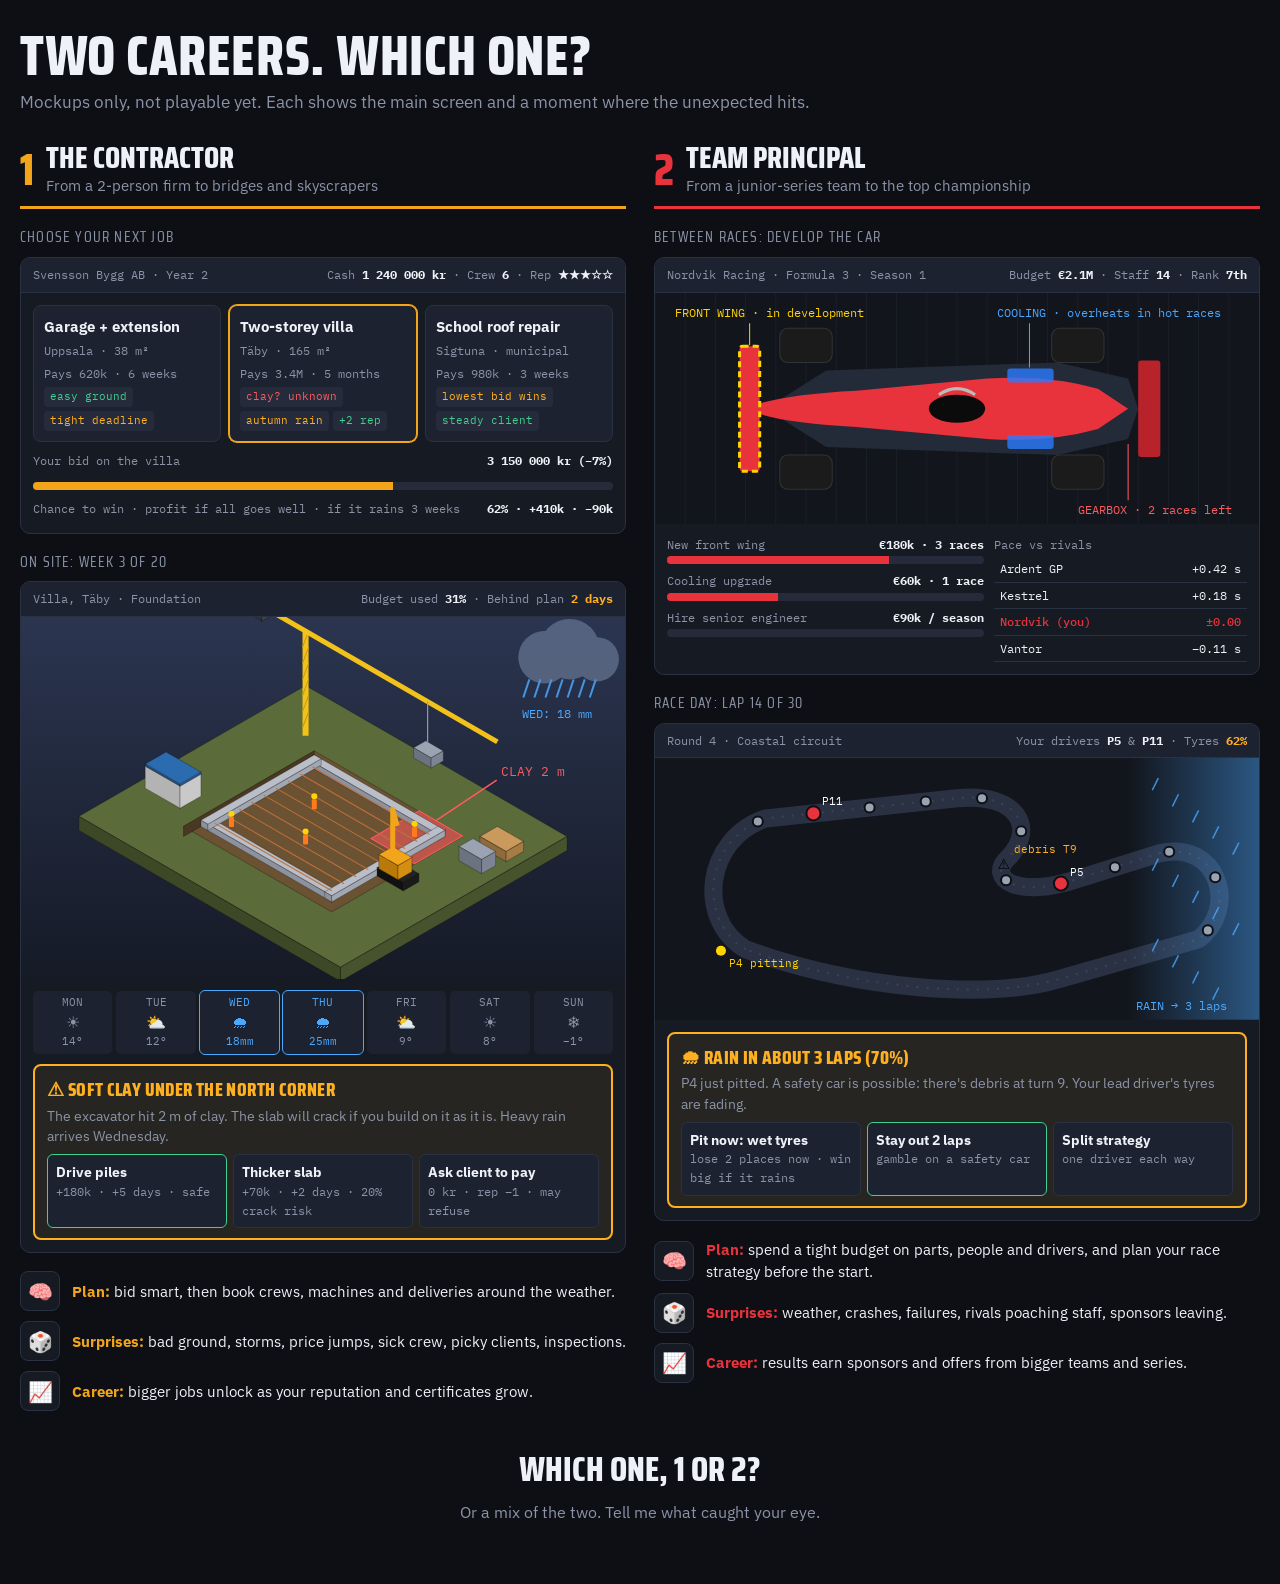
<file: prototypes/career-mockups/index.html>
<!doctype html>
<html lang="en">
<head>
<meta charset="utf-8">
<meta name="viewport" content="width=device-width, initial-scale=1">
<title>Career Game Mockups</title>
<link rel="preconnect" href="https://fonts.googleapis.com">
<link rel="preconnect" href="https://fonts.gstatic.com" crossorigin>
<link rel="stylesheet" href="https://fonts.googleapis.com/css2?family=Saira+Condensed:wght@600;800&family=IBM+Plex+Sans:wght@400;600&family=IBM+Plex+Mono:wght@500&display=swap">
<style>
/* Layout: two concept columns side by side (stacked on phones), each = header, two mock game screens, three icon rows */
:root{
  --bg:#0d0f14; --panel:#161a22; --panel2:#1d2230; --line:#2a3142; --ink:#eef1f7; --muted:#8b93a7;
  --build:#f2a51a; --race:#e8323c; --ok:#3fcf8e; --warn:#ffb020; --bad:#ff5a5f; --sky:#4aa8ff;
  --display:'Saira Condensed','Arial Narrow',sans-serif; --body:'IBM Plex Sans',system-ui,sans-serif; --mono:'IBM Plex Mono',ui-monospace,monospace;
  color-scheme:dark;
}
*{box-sizing:border-box}
body{margin:0;background:var(--bg);color:var(--ink);font-family:var(--body);font-size:15px;line-height:1.45;
  padding:28px max(16px,env(safe-area-inset-right)) 60px max(16px,env(safe-area-inset-left))}
h1{font-family:var(--display);font-weight:800;font-size:clamp(34px,6vw,56px);line-height:1;margin:0 0 6px;letter-spacing:.01em;text-transform:uppercase}
.lead{color:var(--muted);margin:0 0 28px;font-size:17px}
.wrap{max-width:1240px;margin:0 auto}
.cols{display:grid;grid-template-columns:1fr 1fr;gap:28px}
@media (max-width:900px){.cols{grid-template-columns:1fr}}
.col{min-width:0;display:flex;flex-direction:column;gap:14px}
.head{display:flex;align-items:center;gap:12px;padding-bottom:10px;border-bottom:3px solid var(--acc)}
.num{font-family:var(--display);font-weight:800;font-size:44px;line-height:1;color:var(--acc)}
.head h2{font-family:var(--display);font-weight:800;font-size:30px;margin:0;line-height:1;text-transform:uppercase}
.head p{margin:2px 0 0;color:var(--muted)}
.screen{background:var(--panel);border:1px solid var(--line);border-radius:10px;overflow:hidden}
.bar{display:flex;justify-content:space-between;align-items:center;gap:8px;padding:8px 12px;background:var(--panel2);border-bottom:1px solid var(--line);
  font-family:var(--mono);font-size:12px;color:var(--muted);flex-wrap:wrap}
.bar b{color:var(--ink)}
.cap{font-family:var(--display);font-size:15px;letter-spacing:.08em;text-transform:uppercase;color:var(--muted);margin:4px 0 -6px}
svg{display:block;width:100%;height:auto}
.body{padding:12px;display:flex;flex-direction:column;gap:10px}
.event{border:2px solid var(--warn);border-radius:8px;padding:10px 12px;background:rgba(255,176,32,.07)}
.event .t{font-family:var(--display);font-weight:800;font-size:19px;color:var(--warn);text-transform:uppercase;letter-spacing:.02em}
.event p{margin:2px 0 8px;color:var(--muted);font-size:14px}
.opts{display:grid;grid-template-columns:repeat(3,1fr);gap:6px}
@media (max-width:480px){.opts{grid-template-columns:1fr}}
.opt{background:var(--panel2);border:1px solid var(--line);border-radius:6px;padding:7px 8px;font-size:13px}
.opt b{display:block;font-size:14px}
.opt span{font-family:var(--mono);font-size:11.5px;color:var(--muted)}
.opt.rec{border-color:var(--ok)}
.jobs{display:grid;grid-template-columns:repeat(3,1fr);gap:8px}
@media (max-width:560px){.jobs{grid-template-columns:1fr}}
.job{background:var(--panel2);border:1px solid var(--line);border-radius:8px;padding:10px;display:flex;flex-direction:column;gap:5px;font-size:13px}
.job b{font-size:15px}
.job .m{font-family:var(--mono);font-size:12px;color:var(--muted)}
.chips{display:flex;gap:4px;flex-wrap:wrap}
.chip{font-family:var(--mono);font-size:11px;padding:2px 6px;border-radius:4px;background:#252b3a}
.chip.r{color:var(--bad)} .chip.y{color:var(--warn)} .chip.g{color:var(--ok)}
.job.sel{border-color:var(--build);box-shadow:0 0 0 1px var(--build)}
.wx{display:grid;grid-template-columns:repeat(7,1fr);gap:4px;text-align:center;font-family:var(--mono);font-size:11px;color:var(--muted)}
.wx div{background:var(--panel2);border-radius:5px;padding:4px 0}
.wx i{display:block;font-style:normal;font-size:16px}
.wx .rain{outline:1px solid var(--sky);color:var(--sky)}
.rows{display:grid;grid-template-columns:40px 1fr;gap:10px 12px;align-items:center;margin-top:4px}
.ic{width:40px;height:40px;border-radius:8px;display:grid;place-items:center;background:var(--panel);border:1px solid var(--line);font-size:20px}
.rows div:nth-child(even){font-size:15px}
.rows b{color:var(--acc)}
.split{display:grid;grid-template-columns:1.25fr 1fr;gap:10px}
@media (max-width:560px){.split{grid-template-columns:1fr}}
table{width:100%;border-collapse:collapse;font-family:var(--mono);font-size:12px}
td{padding:4px 6px;border-bottom:1px solid var(--line)}
td:last-child{text-align:right}
tr.me td{color:var(--race);font-weight:500}
.meter{height:8px;border-radius:4px;background:#252b3a;overflow:hidden}
.meter i{display:block;height:100%}
.kv{display:flex;justify-content:space-between;font-family:var(--mono);font-size:12px;color:var(--muted);margin-bottom:3px}
.kv b{color:var(--ink)}
.ask{margin:34px auto 0;text-align:center;font-family:var(--display);font-weight:800;font-size:clamp(24px,4vw,34px);text-transform:uppercase}
.ask span{color:var(--muted);font-family:var(--body);font-weight:400;font-size:16px;text-transform:none;display:block;margin-top:6px}
</style>
</head>
<body>
<div class="wrap">
  <h1>Two careers. Which one?</h1>
  <p class="lead">Mockups only, not playable yet. Each shows the main screen and a moment where the unexpected hits.</p>

  <div class="cols">
    <!-- ============ CONTRACTOR ============ -->
    <section class="col" style="--acc:var(--build)">
      <div class="head"><div class="num">1</div><div><h2>The Contractor</h2><p>From a 2-person firm to bridges and skyscrapers</p></div></div>

      <div class="cap">Choose your next job</div>
      <div class="screen">
        <div class="bar"><span>Svensson Bygg AB · Year 2</span><span>Cash <b>1 240 000 kr</b> · Crew <b>6</b> · Rep <b>★★★☆☆</b></span></div>
        <div class="body">
          <div class="jobs">
            <div class="job"><b>Garage + extension</b><span class="m">Uppsala · 38 m²</span><span class="m">Pays 620k · 6 weeks</span>
              <div class="chips"><span class="chip g">easy ground</span><span class="chip y">tight deadline</span></div></div>
            <div class="job sel"><b>Two-storey villa</b><span class="m">Täby · 165 m²</span><span class="m">Pays 3.4M · 5 months</span>
              <div class="chips"><span class="chip r">clay? unknown</span><span class="chip y">autumn rain</span><span class="chip g">+2 rep</span></div></div>
            <div class="job"><b>School roof repair</b><span class="m">Sigtuna · municipal</span><span class="m">Pays 980k · 3 weeks</span>
              <div class="chips"><span class="chip y">lowest bid wins</span><span class="chip g">steady client</span></div></div>
          </div>
          <div class="kv"><span>Your bid on the villa</span><b>3 150 000 kr (−7%)</b></div>
          <div class="meter"><i style="width:62%;background:var(--build)"></i></div>
          <div class="kv"><span>Chance to win · profit if all goes well · if it rains 3 weeks</span><b>62% · +410k · −90k</b></div>
        </div>
      </div>

      <div class="cap">On site: week 3 of 20</div>
      <div class="screen">
        <div class="bar"><span>Villa, Täby · Foundation</span><span>Budget used <b>31%</b> · Behind plan <b style="color:var(--warn)">2 days</b></span></div>
        <svg id="site" viewBox="0 0 600 360" role="img" aria-label="Isometric view of a building site with crane, excavator and foundation"></svg>
        <div class="body">
          <div class="wx">
            <div>MON<i>☀</i>14°</div><div>TUE<i>⛅</i>12°</div><div class="rain">WED<i>🌧</i>18mm</div><div class="rain">THU<i>🌧</i>25mm</div><div>FRI<i>⛅</i>9°</div><div>SAT<i>☀</i>8°</div><div>SUN<i>❄</i>−1°</div>
          </div>
          <div class="event">
            <div class="t">⚠ Soft clay under the north corner</div>
            <p>The excavator hit 2 m of clay. The slab will crack if you build on it as it is. Heavy rain arrives Wednesday.</p>
            <div class="opts">
              <div class="opt rec"><b>Drive piles</b><span>+180k · +5 days · safe</span></div>
              <div class="opt"><b>Thicker slab</b><span>+70k · +2 days · 20% crack risk</span></div>
              <div class="opt"><b>Ask client to pay</b><span>0 kr · rep −1 · may refuse</span></div>
            </div>
          </div>
        </div>
      </div>

      <div class="rows">
        <div class="ic">🧠</div><div><b>Plan:</b> bid smart, then book crews, machines and deliveries around the weather.</div>
        <div class="ic">🎲</div><div><b>Surprises:</b> bad ground, storms, price jumps, sick crew, picky clients, inspections.</div>
        <div class="ic">📈</div><div><b>Career:</b> bigger jobs unlock as your reputation and certificates grow.</div>
      </div>
    </section>

    <!-- ============ RACING ============ -->
    <section class="col" style="--acc:var(--race)">
      <div class="head"><div class="num">2</div><div><h2>Team Principal</h2><p>From a junior-series team to the top championship</p></div></div>

      <div class="cap">Between races: develop the car</div>
      <div class="screen">
        <div class="bar"><span>Nordvik Racing · Formula 3 · Season 1</span><span>Budget <b>€2.1M</b> · Staff <b>14</b> · Rank <b>7th</b></span></div>
        <svg id="car" viewBox="0 0 600 230" role="img" aria-label="Top view of the race car with upgradeable parts highlighted"></svg>
        <div class="body">
          <div class="split">
            <div>
              <div class="kv"><span>New front wing</span><b>€180k · 3 races</b></div>
              <div class="meter"><i style="width:70%;background:var(--race)"></i></div>
              <div class="kv" style="margin-top:8px"><span>Cooling upgrade</span><b>€60k · 1 race</b></div>
              <div class="meter"><i style="width:35%;background:var(--race)"></i></div>
              <div class="kv" style="margin-top:8px"><span>Hire senior engineer</span><b>€90k / season</b></div>
              <div class="meter"><i style="width:0%"></i></div>
            </div>
            <div>
              <div class="kv"><span>Pace vs rivals</span><b></b></div>
              <table>
                <tr><td>Ardent GP</td><td>+0.42 s</td></tr>
                <tr><td>Kestrel</td><td>+0.18 s</td></tr>
                <tr class="me"><td>Nordvik (you)</td><td>±0.00</td></tr>
                <tr><td>Vantor</td><td>−0.11 s</td></tr>
              </table>
            </div>
          </div>
        </div>
      </div>

      <div class="cap">Race day: lap 14 of 30</div>
      <div class="screen">
        <div class="bar"><span>Round 4 · Coastal circuit</span><span>Your drivers <b>P5</b> &amp; <b>P11</b> · Tyres <b style="color:var(--warn)">62%</b></span></div>
        <svg id="track" viewBox="0 0 600 260" role="img" aria-label="Track map with cars as dots and an incoming rain front"></svg>
        <div class="body">
          <div class="event">
            <div class="t">🌧 Rain in about 3 laps (70%)</div>
            <p>P4 just pitted. A safety car is possible: there's debris at turn 9. Your lead driver's tyres are fading.</p>
            <div class="opts">
              <div class="opt"><b>Pit now: wet tyres</b><span>lose 2 places now · win big if it rains</span></div>
              <div class="opt rec"><b>Stay out 2 laps</b><span>gamble on a safety car</span></div>
              <div class="opt"><b>Split strategy</b><span>one driver each way</span></div>
            </div>
          </div>
        </div>
      </div>

      <div class="rows">
        <div class="ic">🧠</div><div><b>Plan:</b> spend a tight budget on parts, people and drivers, and plan your race strategy before the start.</div>
        <div class="ic">🎲</div><div><b>Surprises:</b> weather, crashes, failures, rivals poaching staff, sponsors leaving.</div>
        <div class="ic">📈</div><div><b>Career:</b> results earn sponsors and offers from bigger teams and series.</div>
      </div>
    </section>
  </div>

  <div class="ask">Which one, 1 or 2?<span>Or a mix of the two. Tell me what caught your eye.</span></div>
</div>

<script>
const NS='http://www.w3.org/2000/svg';
const el=(p,tag,attrs)=>{ const e=document.createElementNS(NS,tag); for(const k in attrs) e.setAttribute(k,attrs[k]); p.appendChild(e); return e; };
// ---- isometric building site ----
(function(){
  const s=document.getElementById('site');
  const g=el(s,'defs',{}); const lg=el(g,'linearGradient',{id:'sky',x1:0,y1:0,x2:0,y2:1});
  el(lg,'stop',{offset:0,'stop-color':'#2b3550'}); el(lg,'stop',{offset:1,'stop-color':'#151a26'});
  el(s,'rect',{x:0,y:0,width:600,height:360,fill:'url(#sky)'});
  const O={x:300,y:98}, K=Math.cos(Math.PI/6), S=.5;
  const P=(x,y,z)=>[O.x+(x-y)*K, O.y+(x+y)*S-z];
  const poly=(pts,fill,stroke)=>el(s,'polygon',{points:pts.map(p=>p.join(',')).join(' '),fill,stroke:stroke||'rgba(0,0,0,.25)','stroke-width':1});
  const box=(x,y,z,w,d,h,top,left,right)=>{ poly([P(x,y,z+h),P(x+w,y,z+h),P(x+w,y+d,z+h),P(x,y+d,z+h)],top);
    poly([P(x,y+d,z),P(x+w,y+d,z),P(x+w,y+d,z+h),P(x,y+d,z+h)],left); poly([P(x+w,y,z),P(x+w,y+d,z),P(x+w,y+d,z+h),P(x+w,y,z+h)],right); };
  // ground plot
  box(-40,-20,-14,300,260,14,'#5b6b3a','#3d4827','#46532d');
  // excavation pit
  poly([P(30,40,0),P(200,40,0),P(200,190,0),P(30,190,0)],'#6b5232');
  poly([P(30,40,0),P(30,190,0),P(30,190,-10),P(30,40,-10)],'#4a3822');
  // clay zone (north corner) highlighted
  poly([P(150,40,0.5),P(200,40,0.5),P(200,95,0.5),P(150,95,0.5)],'rgba(255,90,95,.55)','#ff5a5f');
  // formwork / foundation strips
  box(40,50,0,150,8,6,'#b9bec8','#8c929e','#a2a8b3'); box(40,172,0,150,8,6,'#b9bec8','#8c929e','#a2a8b3');
  box(40,50,0,8,130,6,'#b9bec8','#8c929e','#a2a8b3'); box(182,50,0,8,130,6,'#b9bec8','#8c929e','#a2a8b3');
  // rebar mesh lines
  for(let i=60;i<180;i+=14){ const a=P(48,i,3),b=P(182,i,3); el(s,'line',{x1:a[0],y1:a[1],x2:b[0],y2:b[1],stroke:'#c0703a','stroke-width':1}); }
  // material stacks
  box(220,20,0,30,20,10,'#c99a5b','#8f6a3c','#a67b46'); box(222,50,0,26,16,14,'#9aa3b2','#6b7380','#7d8594');
  // site hut
  box(-30,150,0,40,24,22,'#e8e8e8','#b3b3b3','#c9c9c9'); box(-30,150,22,40,24,2,'#2b6cb0','#1f4f82','#245d99');
  // excavator
  box(190,110,0,30,18,8,'#222','#111','#1a1a1a'); box(192,112,8,22,16,14,'#f2a51a','#b97a0a','#d48e10');
  const a1=P(200,120,20), a2=P(165,85,32), a3=P(160,75,8);
  el(s,'polyline',{points:[a1,a2,a3].map(p=>p.join(',')).join(' '),fill:'none',stroke:'#f2a51a','stroke-width':5,'stroke-linejoin':'round'});
  // tower crane
  const base=P(10,30,0), top=P(10,30,104);
  el(s,'line',{x1:base[0],y1:base[1],x2:top[0],y2:top[1],stroke:'#f2c21a','stroke-width':6});
  for(let z=8;z<100;z+=16){ const l=P(10,30,z), r=P(10,30,z+16); el(s,'line',{x1:l[0]-3,y1:l[1],x2:r[0]+3,y2:r[1],stroke:'#c99a10','stroke-width':1}); }
  const jibA=P(-50,30,104), jibB=P(230,30,104);
  el(s,'line',{x1:jibA[0],y1:jibA[1],x2:jibB[0],y2:jibB[1],stroke:'#f2c21a','stroke-width':5});
  box(-55,25,96,22,12,12,'#555','#333','#444');
  const hook=P(150,30,104), hookB=P(150,30,58);
  el(s,'line',{x1:hook[0],y1:hook[1],x2:hookB[0],y2:hookB[1],stroke:'#999','stroke-width':1.2});
  box(140,22,46,20,14,10,'#9aa3b2','#6b7380','#7d8594');
  // workers
  [[90,100],[120,140],[175,70],[60,165]].forEach(([x,y])=>{ const p=P(x,y,0); el(s,'rect',{x:p[0]-2.5,y:p[1]-12,width:5,height:10,fill:'#ff7a1a',rx:1});
    el(s,'circle',{cx:p[0],cy:p[1]-15,r:3,fill:'#ffd400'}); });
  // label
  const lp=P(175,45,6); el(s,'line',{x1:lp[0],y1:lp[1],x2:lp[0]+60,y2:lp[1]-40,stroke:'#ff5a5f','stroke-width':1.5});
  const t=el(s,'text',{x:lp[0]+64,y:lp[1]-44,fill:'#ff5a5f','font-family':'IBM Plex Mono, monospace','font-size':13}); t.textContent='CLAY 2 m';
  // rain cloud approaching
  const c=el(s,'g',{opacity:.85}); [[520,40,26],[545,32,30],[572,42,22]].forEach(([x,y,r])=>el(c,'circle',{cx:x,cy:y,r,fill:'#5c6b88'}));
  for(let i=0;i<7;i++) el(c,'line',{x1:505+i*11,y1:62,x2:499+i*11,y2:80,stroke:'#4aa8ff','stroke-width':2});
  const ct=el(s,'text',{x:498,y:100,fill:'#4aa8ff','font-family':'IBM Plex Mono, monospace','font-size':12}); ct.textContent='WED: 18 mm';
})();
// ---- race car top view ----
(function(){
  const s=document.getElementById('car');
  el(s,'rect',{x:0,y:0,width:600,height:230,fill:'#12151c'});
  for(let x=0;x<600;x+=30) el(s,'line',{x1:x,y1:0,x2:x,y2:230,stroke:'#1a1f2a'});
  const cx=300, cy=115;
  // tyres
  [[150,52],[150,178],[420,52],[420,178]].forEach(([x,y])=>el(s,'rect',{x:x-26,y:y-17,width:52,height:34,rx:8,fill:'#1b1b1b',stroke:'#333'}));
  // floor & body
  el(s,'path',{d:`M110 ${cy} L170 ${cy-38} L400 ${cy-46} L470 ${cy-30} L480 ${cy} L470 ${cy+30} L400 ${cy+46} L170 ${cy+38} Z`,fill:'#232a38'});
  el(s,'path',{d:`M90 ${cy} Q120 ${cy-14} 200 ${cy-18} L330 ${cy-30} Q390 ${cy-34} 440 ${cy-20} L470 ${cy} L440 ${cy+20} Q390 ${cy+34} 330 ${cy+30} L200 ${cy+18} Q120 ${cy+14} 90 ${cy} Z`,fill:'#e8323c'});
  el(s,'ellipse',{cx:300,cy,rx:28,ry:14,fill:'#0b0b0b'}); // cockpit
  el(s,'path',{d:`M282 ${cy-14} Q300 ${cy-26} 318 ${cy-14}`,stroke:'#bbb','stroke-width':3,fill:'none'}); // halo
  el(s,'rect',{x:84,y:cy-62,width:20,height:124,rx:3,fill:'#e8323c',stroke:'#ffd400','stroke-width':3,'stroke-dasharray':'6 4'}); // front wing (upgrading)
  el(s,'rect',{x:480,y:cy-48,width:22,height:96,rx:3,fill:'#b8222b'}); // rear wing
  el(s,'rect',{x:350,y:cy-40,width:46,height:14,rx:3,fill:'#2a7cff',opacity:.8}); el(s,'rect',{x:350,y:cy+26,width:46,height:14,rx:3,fill:'#2a7cff',opacity:.8}); // sidepods/cooling
  const lab=(x,y,t,c)=>{ const e=el(s,'text',{x,y,fill:c,'font-family':'IBM Plex Mono, monospace','font-size':12}); e.textContent=t; };
  lab(20,24,'FRONT WING · in development','#ffd400'); el(s,'line',{x1:94,y1:30,x2:94,y2:52,stroke:'#ffd400'});
  lab(340,24,'COOLING · overheats in hot races','#4aa8ff'); el(s,'line',{x1:372,y1:30,x2:372,y2:74,stroke:'#4aa8ff'});
  lab(420,220,'GEARBOX · 2 races left','#ff5a5f'); el(s,'line',{x1:470,y1:206,x2:470,y2:150,stroke:'#ff5a5f'});
})();
// ---- track map ----
(function(){
  const s=document.getElementById('track');
  el(s,'rect',{x:0,y:0,width:600,height:260,fill:'#12151c'});
  const d='M90 190 C40 160 50 80 110 60 L300 40 C360 34 380 70 350 100 C330 120 360 140 420 120 L500 95 C560 80 580 150 540 180 L400 220 C330 240 200 230 90 190 Z';
  el(s,'path',{d,fill:'none',stroke:'#2a3142','stroke-width':18,'stroke-linejoin':'round'});
  el(s,'path',{d,fill:'none',stroke:'#3a4358','stroke-width':2,'stroke-dasharray':'2 8'});
  const path=el(s,'path',{d,fill:'none',stroke:'none'}); const L=path.getTotalLength();
  // rain front
  const rg=el(s,'defs',{}); const gr=el(rg,'linearGradient',{id:'rain',x1:1,y1:0,x2:0,y2:0});
  el(gr,'stop',{offset:0,'stop-color':'#4aa8ff','stop-opacity':.45}); el(gr,'stop',{offset:1,'stop-color':'#4aa8ff','stop-opacity':0});
  el(s,'rect',{x:470,y:0,width:130,height:260,fill:'url(#rain)'});
  for(let i=0;i<14;i++) el(s,'line',{x1:500+(i%5)*20,y1:20+i*16,x2:494+(i%5)*20,y2:32+i*16,stroke:'#4aa8ff','stroke-width':1.5,opacity:.8});
  const rt=el(s,'text',{x:478,y:250,fill:'#4aa8ff','font-family':'IBM Plex Mono, monospace','font-size':12}); rt.textContent='RAIN → 3 laps';
  // cars
  const cols=['#9aa3b2','#9aa3b2','#9aa3b2','#9aa3b2','#e8323c','#9aa3b2','#9aa3b2','#9aa3b2','#9aa3b2','#9aa3b2','#e8323c','#9aa3b2'];
  cols.forEach((c,i)=>{ const p=path.getPointAtLength((L*(0.62-i*0.045)+L)%L); el(s,'circle',{cx:p.x,cy:p.y,r:c==='#e8323c'?7:5,fill:c,stroke:'#0d0f14','stroke-width':2});
    if(c==='#e8323c'){ const t=el(s,'text',{x:p.x+9,y:p.y-8,fill:'#fff','font-family':'IBM Plex Mono, monospace','font-size':11}); t.textContent=i===4?'P5':'P11'; } });
  // pit lane car
  const pp=path.getPointAtLength(L*0.02); el(s,'circle',{cx:pp.x-6,cy:pp.y+18,r:5,fill:'#ffd400'}); const pt=el(s,'text',{x:pp.x+2,y:pp.y+34,fill:'#ffd400','font-family':'IBM Plex Mono, monospace','font-size':11}); pt.textContent='P4 pitting';
  // debris
  const dp=path.getPointAtLength(L*0.38); el(s,'text',{x:dp.x-6,y:dp.y+5,'font-size':14}).textContent='⚠';
  const dt=el(s,'text',{x:dp.x+10,y:dp.y-10,fill:'#ffb020','font-family':'IBM Plex Mono, monospace','font-size':11}); dt.textContent='debris T9';
})();
</script>
</body>
</html>
</file>
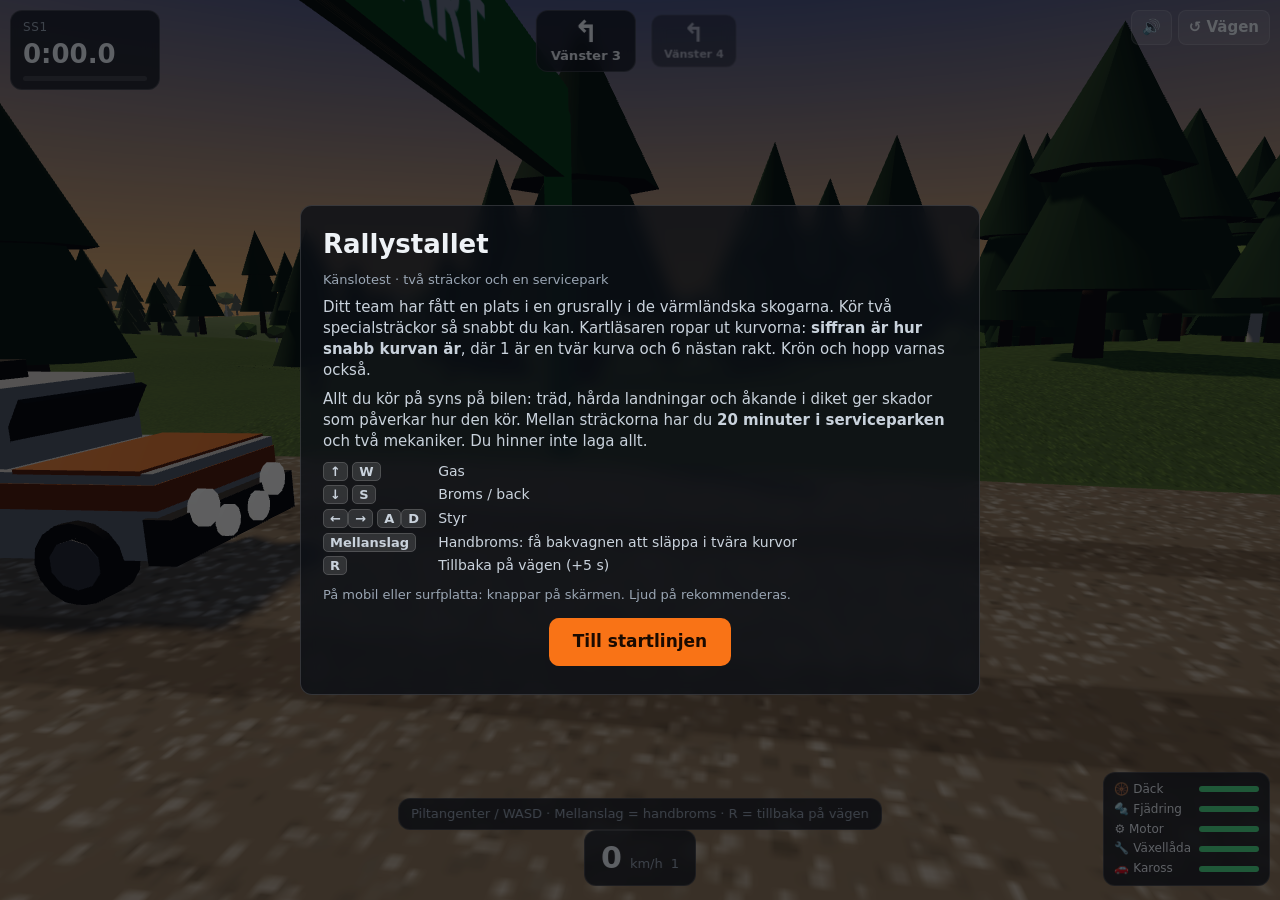
<file: prototypes/rally/index.html>
<!doctype html>
<html lang="sv">
<head>
<meta charset="utf-8">
<meta name="viewport" content="width=device-width, initial-scale=1, maximum-scale=1, user-scalable=no, viewport-fit=cover">
<title>Rallystallet – känslotest</title>
<style>
  :root {
    --panel: rgba(12, 16, 22, .8);
    --line: rgba(255, 255, 255, .14);
    --ink: #eef2f6;
    --muted: #9aa6b4;
    --ok: #4ade80;
    --warn: #fbbf24;
    --bad: #f87171;
    --accent: #f97316;
  }
  * { box-sizing: border-box; -webkit-tap-highlight-color: transparent; }
  html, body { margin: 0; height: 100%; overflow: hidden; background: #0b0f14; color: var(--ink);
    font: 15px/1.4 system-ui, -apple-system, "Segoe UI", sans-serif; user-select: none; -webkit-user-select: none; }
  canvas { display: block; touch-action: none; }
  .panel { background: var(--panel); border: 1px solid var(--line); backdrop-filter: blur(8px); -webkit-backdrop-filter: blur(8px); border-radius: 12px; }
  .hidden { display: none !important; }
  .btn { background: rgba(255,255,255,.1); color: var(--ink); border: 1px solid var(--line); border-radius: 8px; padding: 6px 10px; font: inherit; font-weight: 600; cursor: pointer; }
  .btn:hover { background: rgba(255,255,255,.18); }
  .btn.big { background: var(--accent); color: #1a0a00; border: 0; padding: 12px 24px; font-size: 17px; border-radius: 10px; }
  .btn.big:hover { filter: brightness(1.08); }

  /* HUD */
  #hudL { position: fixed; top: calc(10px + env(safe-area-inset-top)); left: 10px; padding: 8px 12px; z-index: 4; min-width: 150px; }
  #hudL .ss { font-size: 12px; color: var(--muted); text-transform: uppercase; letter-spacing: .05em; }
  #hudL .tm { font-size: 26px; font-weight: 800; font-variant-numeric: tabular-nums; }
  #hudL .pen { font-size: 12px; color: var(--warn); }
  #progress { height: 5px; background: rgba(255,255,255,.12); border-radius: 3px; overflow: hidden; margin-top: 4px; }
  #progress i { display: block; height: 100%; width: 0; background: var(--accent); }
  #hudR { position: fixed; top: calc(10px + env(safe-area-inset-top)); right: 10px; z-index: 4; display: flex; gap: 6px; }
  #note { position: fixed; top: calc(10px + env(safe-area-inset-top)); left: 50%; transform: translateX(-50%); z-index: 4; display: flex; gap: 8px; }
  .pn { padding: 6px 14px; text-align: center; min-width: 92px; }
  .pn .ar { font-size: 30px; line-height: 1; font-weight: 800; }
  .pn .tx { font-size: 13px; font-weight: 700; }
  .pn.next { opacity: .55; transform: scale(.85); }
  .pn.hop .ar { color: var(--warn); }
  #speedo { position: fixed; bottom: calc(14px + env(safe-area-inset-bottom)); left: 50%; transform: translateX(-50%); z-index: 4; padding: 6px 16px; display: flex; align-items: baseline; gap: 8px; }
  #speedo b { font-size: 30px; font-variant-numeric: tabular-nums; }
  #speedo span { color: var(--muted); font-size: 13px; }
  #dmg { position: fixed; bottom: calc(14px + env(safe-area-inset-bottom)); right: 10px; z-index: 4; padding: 8px 10px; display: grid; grid-template-columns: auto 60px; gap: 3px 8px; font-size: 12px; align-items: center; }
  #dmg .bar { height: 6px; border-radius: 3px; background: rgba(255,255,255,.12); overflow: hidden; }
  #dmg .bar i { display: block; height: 100%; }
  #msg { position: fixed; top: 38%; left: 50%; transform: translate(-50%, -50%); z-index: 6; font-size: 64px; font-weight: 900; text-shadow: 0 4px 24px rgba(0,0,0,.6); pointer-events: none; }
  #hint { position: fixed; bottom: calc(70px + env(safe-area-inset-bottom)); left: 50%; transform: translateX(-50%); z-index: 4; padding: 6px 12px; font-size: 13px; color: var(--muted); }

  /* touch */
  #touch { position: fixed; inset: auto 0 0 0; z-index: 5; display: none; justify-content: space-between; padding: 0 12px calc(12px + env(safe-area-inset-bottom)); pointer-events: none; }
  #touch .grp { display: flex; gap: 10px; pointer-events: auto; align-items: flex-end; }
  .tb { width: 74px; height: 74px; border-radius: 50%; background: rgba(255,255,255,.12); border: 2px solid rgba(255,255,255,.25); color: #fff; font-size: 28px; display: flex; align-items: center; justify-content: center; }
  .tb.on { background: rgba(249,115,22,.5); }
  .tb.sm { width: 56px; height: 56px; font-size: 13px; font-weight: 700; }
  body.touch #touch { display: flex; }
  body.touch #speedo { bottom: auto; top: calc(92px + env(safe-area-inset-top)); left: 10px; transform: none; }
  body.touch #dmg { bottom: auto; top: calc(92px + env(safe-area-inset-top)); }
  body.touch #hint { display: none; }

  /* modaler */
  .modal { position: fixed; inset: 0; z-index: 10; display: flex; align-items: center; justify-content: center; background: rgba(5, 8, 12, .62); padding: 14px; }
  .modal > .panel { max-width: 680px; width: 100%; padding: 20px 22px; max-height: 100%; overflow-y: auto; }
  .modal h1 { margin: 0 0 4px; font-size: 26px; }
  .modal h2 { margin: 14px 0 6px; font-size: 16px; }
  .modal p { color: #c9d2dc; margin: 8px 0; }
  .modal .small { font-size: 13px; color: var(--muted); }
  .keys { display: grid; grid-template-columns: auto 1fr; gap: 4px 12px; font-size: 14px; color: #c9d2dc; margin: 10px 0; }
  kbd { background: rgba(255,255,255,.12); border: 1px solid var(--line); border-radius: 5px; padding: 1px 6px; font: 600 13px system-ui; }
  table { width: 100%; border-collapse: collapse; font-size: 14px; font-variant-numeric: tabular-nums; }
  td, th { padding: 5px 6px; text-align: left; border-bottom: 1px solid rgba(255,255,255,.07); }
  th { color: var(--muted); font-weight: 600; font-size: 12px; text-transform: uppercase; }
  tr.me td { color: var(--accent); font-weight: 800; }
  td.r, th.r { text-align: right; }
  .weather { padding: 10px 12px; border-radius: 10px; background: rgba(96,165,250,.12); border: 1px solid rgba(96,165,250,.35); margin: 8px 0; }

  /* service */
  .svc { display: grid; grid-template-columns: 1fr 1fr; gap: 14px; }
  .jobs { display: flex; flex-direction: column; gap: 6px; }
  .job { display: flex; justify-content: space-between; align-items: center; gap: 8px; padding: 8px 10px; border-radius: 9px; background: rgba(255,255,255,.06); border: 1px solid var(--line); cursor: pointer; }
  .job:hover { border-color: var(--accent); }
  .job.done { opacity: .45; }
  .job .nm { font-weight: 700; }
  .job .st { font-size: 12px; color: var(--muted); }
  .job .mn { font-weight: 800; white-space: nowrap; }
  .lanes { display: flex; flex-direction: column; gap: 10px; }
  .lane { position: relative; height: 40px; border-radius: 8px; background: rgba(255,255,255,.05); border: 1px solid var(--line); overflow: hidden; }
  .lane .who { position: absolute; left: 6px; top: -1px; font-size: 11px; color: var(--muted); }
  .lane .blk { position: absolute; top: 14px; height: 22px; border-radius: 5px; font-size: 11.5px; font-weight: 700; color: #1a0a00; display: flex; align-items: center; justify-content: center; overflow: hidden; white-space: nowrap; cursor: pointer; border: 1px solid rgba(0,0,0,.3); }
  .lane .limit { position: absolute; top: 0; bottom: 0; width: 2px; background: var(--bad); }
  .svcsum { margin-top: 8px; font-size: 15px; }
  .svcsum b { font-size: 18px; }
  .tyres { display: flex; gap: 8px; margin-top: 6px; }
  .tyre { flex: 1; padding: 8px 10px; border-radius: 9px; border: 1px solid var(--line); background: rgba(255,255,255,.05); cursor: pointer; font-size: 13px; }
  .tyre b { display: block; font-size: 14px; }
  .tyre.on { border-color: var(--accent); background: rgba(249,115,22,.15); }
  @media (max-width: 640px) { .svc { grid-template-columns: 1fr; } #msg { font-size: 44px; } .pn { min-width: 72px; padding: 4px 8px; } .pn .ar { font-size: 22px; } }
</style>
<script type="importmap">
{ "imports": { "three": "./lib/three.module.min.js" } }
</script>
</head>
<body>
<div id="hudL" class="panel">
  <div class="ss" id="ssName">SS1</div>
  <div class="tm" id="time">0:00.0</div>
  <div class="pen" id="pen"></div>
  <div id="progress"><i></i></div>
</div>
<div id="note"></div>
<div id="hudR"><button class="btn" id="voiceBtn" title="Kartläsaren">🔊</button><button class="btn" id="resetBtn" title="Tillbaka på vägen (+5 s)">↺ Vägen</button></div>
<div id="speedo" class="panel"><b id="kmh">0</b><span>km/h</span><span id="gear">1</span></div>
<div id="dmg" class="panel"></div>
<div id="hint" class="panel">Piltangenter / WASD · Mellanslag = handbroms · R = tillbaka på vägen</div>
<div id="msg"></div>

<div id="touch">
  <div class="grp"><div class="tb" data-k="left">◀</div><div class="tb" data-k="right">▶</div></div>
  <div class="grp"><div class="tb sm" data-k="hand">HAND-<br>BROMS</div><div class="tb" data-k="brake">▼</div><div class="tb" data-k="gas">▲</div></div>
</div>

<div id="intro" class="modal">
  <div class="panel">
    <h1>Rallystallet</h1>
    <p class="small">Känslotest · två sträckor och en servicepark</p>
    <p>Ditt team har fått en plats i en grusrally i de värmländska skogarna. Kör två specialsträckor så snabbt du kan. Kartläsaren ropar ut kurvorna: <b>siffran är hur snabb kurvan är</b>, där 1 är en tvär kurva och 6 nästan rakt. Krön och hopp varnas också.</p>
    <p>Allt du kör på syns på bilen: träd, hårda landningar och åkande i diket ger skador som påverkar hur den kör. Mellan sträckorna har du <b>20 minuter i serviceparken</b> och två mekaniker. Du hinner inte laga allt.</p>
    <div class="keys">
      <span><kbd>↑</kbd> <kbd>W</kbd></span><span>Gas</span>
      <span><kbd>↓</kbd> <kbd>S</kbd></span><span>Broms / back</span>
      <span><kbd>←</kbd><kbd>→</kbd> <kbd>A</kbd><kbd>D</kbd></span><span>Styr</span>
      <span><kbd>Mellanslag</kbd></span><span>Handbroms: få bakvagnen att släppa i tvära kurvor</span>
      <span><kbd>R</kbd></span><span>Tillbaka på vägen (+5 s)</span>
    </div>
    <p class="small">På mobil eller surfplatta: knappar på skärmen. Ljud på rekommenderas.</p>
    <p style="text-align:center;margin-top:14px"><button class="btn big" id="startBtn">Till startlinjen</button></p>
  </div>
</div>

<div id="result" class="modal hidden">
  <div class="panel">
    <h1 id="resTitle">SS1 klar</h1>
    <p id="resSub" class="small"></p>
    <table id="resTable"></table>
    <div id="resDmg"></div>
    <p style="text-align:center;margin-top:14px"><button class="btn big" id="resBtn">Till serviceparken</button></p>
  </div>
</div>

<div id="service" class="modal hidden">
  <div class="panel">
    <h1>Serviceparken</h1>
    <p class="small">Tryck på ett jobb för att ge det till den mekaniker som har minst att göra. Tryck på ett block för att ta bort det. Varje påbörjad minut över 20 kostar <b>10 sekunder</b> i straff.</p>
    <div class="weather" id="forecast"></div>
    <div class="svc">
      <div>
        <h2>Jobb</h2>
        <div class="jobs" id="jobs"></div>
        <h2>Däck till nästa sträcka</h2>
        <div class="tyres" id="tyres"></div>
      </div>
      <div>
        <h2>Mekaniker</h2>
        <div class="lanes" id="lanes"></div>
        <div class="svcsum" id="svcsum"></div>
      </div>
    </div>
    <p style="text-align:center;margin-top:16px"><button class="btn big" id="svcBtn">Ut på nästa sträcka</button></p>
  </div>
</div>

<script type="module" src="./game.js"></script>
</body>
</html>
</file>
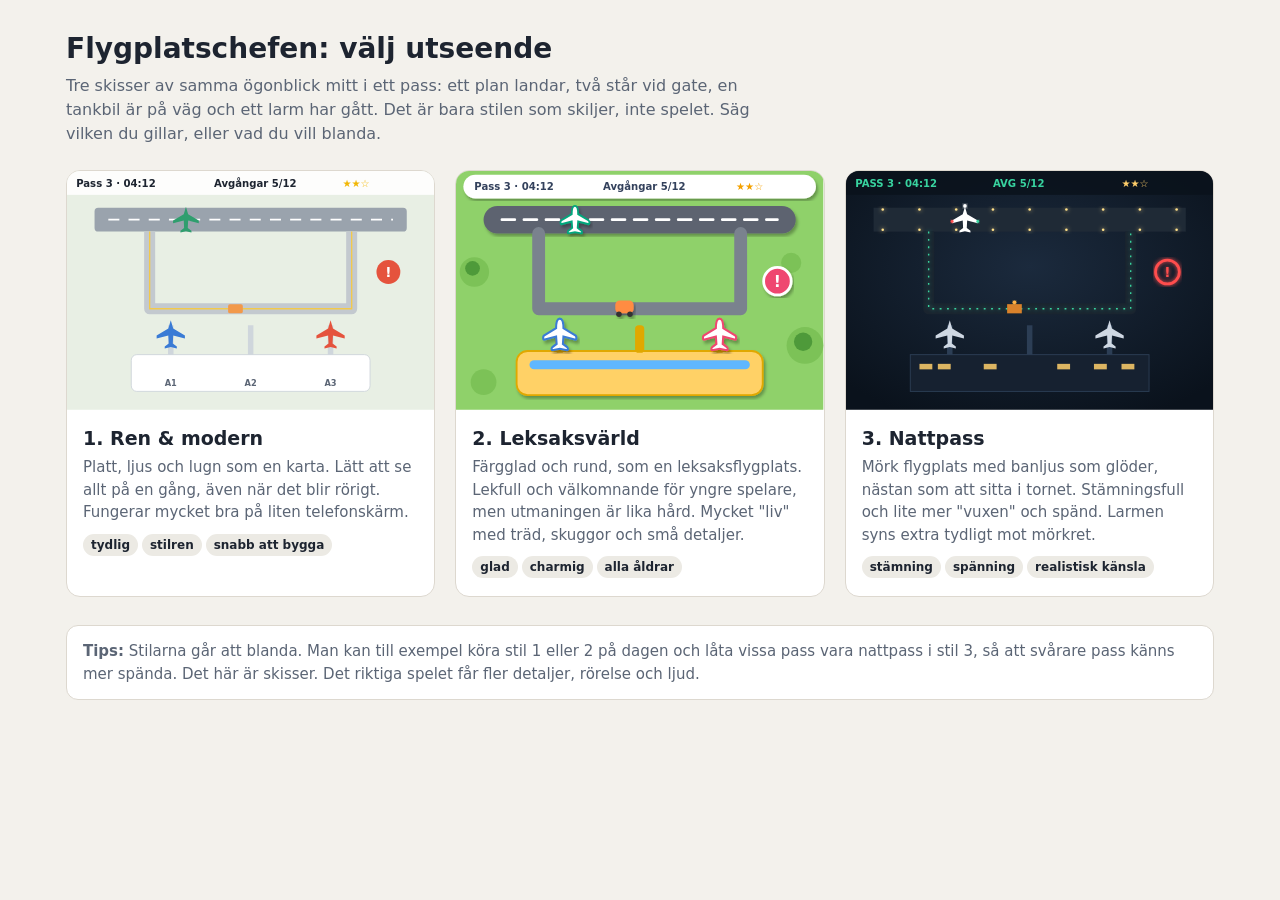
<file: mockups/stilar.html>
<!doctype html>
<html lang="sv">
<head>
<meta charset="utf-8">
<meta name="viewport" content="width=device-width, initial-scale=1">
<title>Flygplatschefen – välj stil</title>
<style>
  :root { --bg:#f3f1ec; --ink:#1d2430; --muted:#5b6575; --card:#fff; --line:#ddd8cf; }
  * { box-sizing:border-box; }
  body { margin:0; background:var(--bg); color:var(--ink); font:16px/1.5 system-ui,-apple-system,"Segoe UI",sans-serif; }
  main { max-width:1180px; margin:0 auto; padding:28px 16px 60px; }
  h1 { font-size:28px; margin:0 0 4px; }
  .lead { color:var(--muted); margin:0 0 24px; max-width:720px; }
  .grid { display:grid; grid-template-columns:repeat(auto-fit,minmax(340px,1fr)); gap:20px; }
  .card { background:var(--card); border:1px solid var(--line); border-radius:14px; overflow:hidden; }
  .card svg { display:block; width:100%; height:auto; }
  .txt { padding:14px 16px 18px; }
  .txt h2 { margin:0 0 4px; font-size:19px; }
  .txt p { margin:0 0 8px; color:var(--muted); font-size:15px; }
  .tag { display:inline-block; font-size:12px; font-weight:600; padding:2px 8px; border-radius:99px; background:#eceae4; margin-right:4px; }
  .note { margin-top:28px; padding:14px 16px; background:#fff; border:1px solid var(--line); border-radius:12px; color:var(--muted); font-size:15px; }
  .hud { font-family:system-ui,-apple-system,"Segoe UI",sans-serif; font-weight:700; }
  .blink { animation:blink 1s steps(2) infinite; }
  @keyframes blink { 50% { opacity:.25; } }
</style>
</head>
<body>
<main>
  <h1>Flygplatschefen: välj utseende</h1>
  <p class="lead">Tre skisser av samma ögonblick mitt i ett pass: ett plan landar, två står vid gate, en tankbil är på väg och ett larm har gått. Det är bara stilen som skiljer, inte spelet. Säg vilken du gillar, eller vad du vill blanda.</p>

  <div class="grid">

  <!-- ============ STIL 1: REN & MODERN ============ -->
  <div class="card">
  <svg viewBox="0 0 400 260" role="img" aria-label="Stil 1: ren och modern">
    <defs>
      <path id="p1" d="M0,-14 L2.4,-6 L14,1 L14,4 L2.4,1 L2,9 L6,12 L6,14 L0,12.5 L-6,14 L-6,12 L-2,9 L-2.4,1 L-14,4 L-14,1 L-2.4,-6 Z"/>
    </defs>
    <rect width="400" height="260" fill="#e8efe4"/>
    <!-- runway -->
    <rect x="30" y="40" width="340" height="26" rx="4" fill="#9aa3ad"/>
    <line x1="45" y1="53" x2="355" y2="53" stroke="#fff" stroke-width="2" stroke-dasharray="12 10"/>
    <!-- taxiway -->
    <path d="M90,66 V150 H310 V66" fill="none" stroke="#c3c9cf" stroke-width="12" stroke-linejoin="round"/>
    <path d="M90,66 V150 H310 V66" fill="none" stroke="#f2c94c" stroke-width="1.5"/>
    <!-- terminal -->
    <rect x="70" y="200" width="260" height="40" rx="6" fill="#ffffff" stroke="#cfd6dc"/>
    <g fill="#cfd6dc"><rect x="110" y="168" width="6" height="32"/><rect x="197" y="168" width="6" height="32"/><rect x="284" y="168" width="6" height="32"/></g>
    <g font-size="9" fill="#5b6575" class="hud" text-anchor="middle"><text x="113" y="234">A1</text><text x="200" y="234">A2</text><text x="287" y="234">A3</text></g>
    <!-- planes at gates -->
    <use href="#p1" transform="translate(113,178) scale(1.1)" fill="#3a7bd5"/>
    <use href="#p1" transform="translate(287,178) scale(1.1)" fill="#e5533d"/>
    <!-- landing plane -->
    <use href="#p1" fill="#2f9e6e"><animateMotion dur="5s" repeatCount="indefinite" rotate="auto" path="M70,53 L345,53"/></use>
    <!-- fuel truck -->
    <g transform="translate(225,150)"><rect x="-8" y="-5" width="16" height="10" rx="2" fill="#f2994a"/><animateTransform attributeName="transform" type="translate" values="160,150;225,150;160,150" dur="6s" repeatCount="indefinite"/></g>
    <!-- alarm -->
    <g class="blink"><circle cx="350" cy="110" r="13" fill="#e5533d"/><text x="350" y="115" font-size="15" fill="#fff" text-anchor="middle" class="hud">!</text></g>
    <!-- HUD -->
    <rect x="0" y="0" width="400" height="26" fill="#ffffff" opacity=".9"/>
    <g class="hud" font-size="11" fill="#1d2430"><text x="10" y="17">Pass 3 · 04:12</text><text x="160" y="17">Avgångar 5/12</text><text x="300" y="17" fill="#f2b705">★★☆</text></g>
  </svg>
  <div class="txt">
    <h2>1. Ren &amp; modern</h2>
    <p>Platt, ljus och lugn som en karta. Lätt att se allt på en gång, även när det blir rörigt. Fungerar mycket bra på liten telefonskärm.</p>
    <span class="tag">tydlig</span><span class="tag">stilren</span><span class="tag">snabb att bygga</span>
  </div>
  </div>

  <!-- ============ STIL 2: LEKSAKSVÄRLD ============ -->
  <div class="card">
  <svg viewBox="0 0 400 260" role="img" aria-label="Stil 2: leksaksvärld">
    <defs>
      <path id="p2" d="M0,-15 C3,-15 3.5,-9 3.5,-6 L15,1 C16,2 16,5 15,5 L3.5,2 L3,9 L7,12 C8,13 8,15 7,15 L0,13.5 L-7,15 C-8,15 -8,13 -7,12 L-3,9 L-3.5,2 L-15,5 C-16,5 -16,2 -15,1 L-3.5,-6 C-3.5,-9 -3,-15 0,-15 Z"/>
      <filter id="sh2"><feDropShadow dx="2" dy="3" stdDeviation="1.5" flood-opacity=".3"/></filter>
    </defs>
    <rect width="400" height="260" fill="#8fd16a"/>
    <g fill="#7cc257"><circle cx="20" cy="110" r="16"/><circle cx="380" cy="190" r="20"/><circle cx="30" cy="230" r="14"/><circle cx="365" cy="100" r="11"/></g>
    <g fill="#4e9a3a"><circle cx="18" cy="106" r="8"/><circle cx="378" cy="186" r="10"/></g>
    <rect x="30" y="38" width="340" height="30" rx="15" fill="#5d6470" filter="url(#sh2)"/>
    <line x1="50" y1="53" x2="350" y2="53" stroke="#fff" stroke-width="3" stroke-dasharray="14 10" stroke-linecap="round"/>
    <path d="M90,68 V150 H310 V68" fill="none" stroke="#7a828e" stroke-width="14" stroke-linejoin="round" stroke-linecap="round"/>
    <rect x="66" y="196" width="268" height="48" rx="12" fill="#ffd166" stroke="#e0a800" stroke-width="2" filter="url(#sh2)"/>
    <g fill="#5fb7ff"><rect x="80" y="206" width="240" height="10" rx="5"/></g>
    <g fill="#e0a800"><rect x="108" y="168" width="10" height="30" rx="4"/><rect x="195" y="168" width="10" height="30" rx="4"/><rect x="282" y="168" width="10" height="30" rx="4"/></g>
    <use href="#p2" transform="translate(113,178) scale(1.15)" fill="#ffffff" stroke="#3a7bd5" stroke-width="2" filter="url(#sh2)"/>
    <use href="#p2" transform="translate(287,178) scale(1.15)" fill="#ffffff" stroke="#ef476f" stroke-width="2" filter="url(#sh2)"/>
    <g filter="url(#sh2)"><use href="#p2" fill="#ffffff" stroke="#06a77d" stroke-width="2"><animateMotion dur="5s" repeatCount="indefinite" rotate="auto" path="M70,53 L345,53"/></use></g>
    <g filter="url(#sh2)"><g><rect x="-10" y="-7" width="20" height="14" rx="5" fill="#ff8c42"/><circle cx="-6" cy="8" r="3" fill="#333"/><circle cx="6" cy="8" r="3" fill="#333"/><animateTransform attributeName="transform" type="translate" values="160,148;225,148;160,148" dur="6s" repeatCount="indefinite"/></g></g>
    <g class="blink" filter="url(#sh2)"><circle cx="350" cy="120" r="15" fill="#ef476f" stroke="#fff" stroke-width="3"/><text x="350" y="126" font-size="17" fill="#fff" text-anchor="middle" class="hud">!</text></g>
    <rect x="8" y="4" width="384" height="26" rx="13" fill="#ffffff" filter="url(#sh2)"/>
    <g class="hud" font-size="11" fill="#33415c"><text x="20" y="21">Pass 3 · 04:12</text><text x="160" y="21">Avgångar 5/12</text><text x="305" y="21" fill="#f4a100">★★☆</text></g>
  </svg>
  <div class="txt">
    <h2>2. Leksaksvärld</h2>
    <p>Färgglad och rund, som en leksaksflygplats. Lekfull och välkomnande för yngre spelare, men utmaningen är lika hård. Mycket "liv" med träd, skuggor och små detaljer.</p>
    <span class="tag">glad</span><span class="tag">charmig</span><span class="tag">alla åldrar</span>
  </div>
  </div>

  <!-- ============ STIL 3: NATTPASS ============ -->
  <div class="card">
  <svg viewBox="0 0 400 260" role="img" aria-label="Stil 3: nattpass">
    <defs>
      <path id="p3" d="M0,-14 L2.4,-6 L14,1 L14,4 L2.4,1 L2,9 L6,12 L6,14 L0,12.5 L-6,14 L-6,12 L-2,9 L-2.4,1 L-14,4 L-14,1 L-2.4,-6 Z"/>
      <filter id="gl3"><feGaussianBlur stdDeviation="2.2" result="b"/><feMerge><feMergeNode in="b"/><feMergeNode in="SourceGraphic"/></feMerge></filter>
      <radialGradient id="rg3" cx="50%" cy="40%" r="70%"><stop offset="0" stop-color="#1b2a3d"/><stop offset="1" stop-color="#0a121c"/></radialGradient>
    </defs>
    <rect width="400" height="260" fill="url(#rg3)"/>
    <rect x="30" y="40" width="340" height="26" fill="#1f2a36"/>
    <g fill="#ffe08a" filter="url(#gl3)">
      <circle cx="40" cy="42" r="1.4"/><circle cx="80" cy="42" r="1.4"/><circle cx="120" cy="42" r="1.4"/><circle cx="160" cy="42" r="1.4"/><circle cx="200" cy="42" r="1.4"/><circle cx="240" cy="42" r="1.4"/><circle cx="280" cy="42" r="1.4"/><circle cx="320" cy="42" r="1.4"/><circle cx="360" cy="42" r="1.4"/>
      <circle cx="40" cy="64" r="1.4"/><circle cx="80" cy="64" r="1.4"/><circle cx="120" cy="64" r="1.4"/><circle cx="160" cy="64" r="1.4"/><circle cx="200" cy="64" r="1.4"/><circle cx="240" cy="64" r="1.4"/><circle cx="280" cy="64" r="1.4"/><circle cx="320" cy="64" r="1.4"/><circle cx="360" cy="64" r="1.4"/>
    </g>
    <path d="M90,66 V150 H310 V66" fill="none" stroke="#1a242f" stroke-width="12" stroke-linejoin="round"/>
    <path d="M90,66 V150 H310 V66" fill="none" stroke="#38d39f" stroke-width="1.5" stroke-dasharray="2 6" filter="url(#gl3)"/>
    <rect x="70" y="200" width="260" height="40" fill="#162130" stroke="#2c3e55"/>
    <g fill="#ffcf6b" opacity=".85"><rect x="80" y="210" width="14" height="6"/><rect x="100" y="210" width="14" height="6"/><rect x="150" y="210" width="14" height="6"/><rect x="230" y="210" width="14" height="6"/><rect x="270" y="210" width="14" height="6"/><rect x="300" y="210" width="14" height="6"/></g>
    <g fill="#2c3e55"><rect x="110" y="168" width="6" height="32"/><rect x="197" y="168" width="6" height="32"/><rect x="284" y="168" width="6" height="32"/></g>
    <use href="#p3" transform="translate(113,178) scale(1.1)" fill="#cfd8e3"/>
    <use href="#p3" transform="translate(287,178) scale(1.1)" fill="#cfd8e3"/>
    <g><use href="#p3" fill="#ffffff"/><circle cx="0" cy="-15" r="2" fill="#fff" filter="url(#gl3)"/><circle cx="-14" cy="2" r="1.6" fill="#ff4d4d" filter="url(#gl3)"/><circle cx="14" cy="2" r="1.6" fill="#38d39f" filter="url(#gl3)"/><animateMotion dur="5s" repeatCount="indefinite" rotate="auto" path="M70,53 L345,53"/></g>
    <g><rect x="-8" y="-5" width="16" height="10" fill="#d9822b"/><circle cx="0" cy="-7" r="2" fill="#ffb347" class="blink" filter="url(#gl3)"/><animateTransform attributeName="transform" type="translate" values="160,150;225,150;160,150" dur="6s" repeatCount="indefinite"/></g>
    <g class="blink" filter="url(#gl3)"><circle cx="350" cy="110" r="13" fill="none" stroke="#ff4d4d" stroke-width="3"/><text x="350" y="115" font-size="15" fill="#ff4d4d" text-anchor="middle" class="hud">!</text></g>
    <rect x="0" y="0" width="400" height="26" fill="#0a121c" opacity=".85"/>
    <g class="hud" font-size="11" fill="#38d39f" font-family="ui-monospace,Menlo,Consolas,monospace"><text x="10" y="17">PASS 3 · 04:12</text><text x="160" y="17">AVG 5/12</text><text x="300" y="17" fill="#ffcf6b">★★☆</text></g>
  </svg>
  <div class="txt">
    <h2>3. Nattpass</h2>
    <p>Mörk flygplats med banljus som glöder, nästan som att sitta i tornet. Stämningsfull och lite mer "vuxen" och spänd. Larmen syns extra tydligt mot mörkret.</p>
    <span class="tag">stämning</span><span class="tag">spänning</span><span class="tag">realistisk känsla</span>
  </div>
  </div>

  </div>

  <div class="note"><b>Tips:</b> Stilarna går att blanda. Man kan till exempel köra stil 1 eller 2 på dagen och låta vissa pass vara nattpass i stil 3, så att svårare pass känns mer spända. Det här är skisser. Det riktiga spelet får fler detaljer, rörelse och ljud.</div>
</main>
</body>
</html>
</file>
